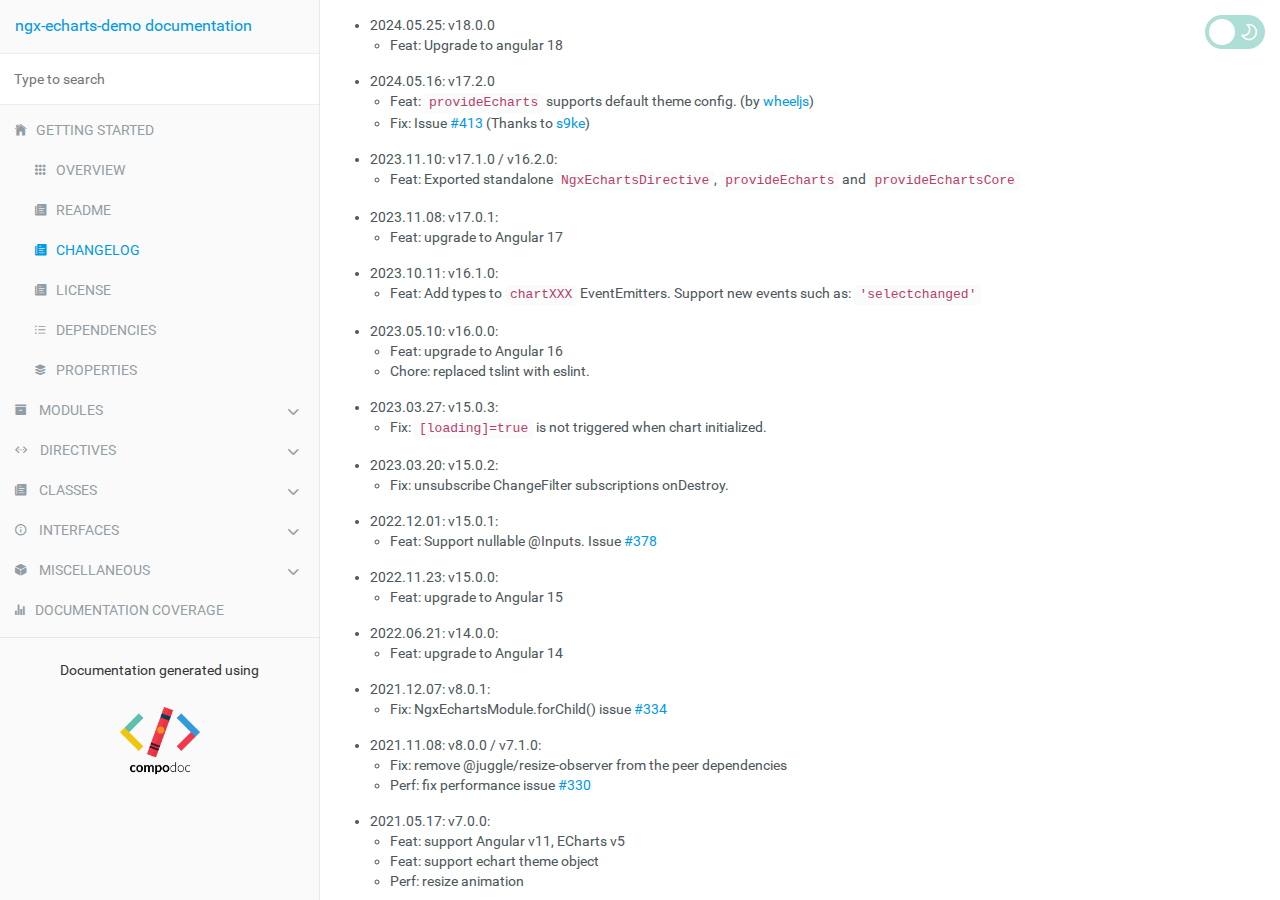
<file: api-doc/changelog.html>
<!doctype html>
<html class="no-js" lang="">
    <head>
        <meta charset="utf-8">
        <meta http-equiv="x-ua-compatible" content="ie=edge">
        <title>ngx-echarts-demo documentation</title>
        <meta name="description" content="">
        <meta name="viewport" content="width=device-width, initial-scale=1">

        <link rel="icon" type="image/x-icon" href="./images/favicon.ico">
	   <link rel="stylesheet" href="./styles/style.css">
        <link rel="stylesheet" href="./styles/dark.css">
        <link rel="stylesheet" href="./styles/stripe.css">
    </head>
    <body>

        <div class="navbar navbar-default navbar-fixed-top visible-xs">
            <a href="./" class="navbar-brand">ngx-echarts-demo documentation</a>
            <button type="button" class="btn btn-default btn-menu ion-ios-menu" id="btn-menu"></button>
        </div>

        <div class="xs-menu menu" id="mobile-menu">
                <div id="book-search-input" role="search"><input type="text" placeholder="Type to search"></div>            <compodoc-menu></compodoc-menu>
        </div>

        <div class="container-fluid main">
           <div class="row main">
               <div class="hidden-xs menu">
                   <compodoc-menu mode="normal"></compodoc-menu>
               </div>
               <!-- START CONTENT -->
               <div class="content getting-started">
                   <div class="content-data">

<ul>
<li>2024.05.25: v18.0.0<ul>
<li>Feat: Upgrade to angular 18</li>
</ul>
</li>
<li>2024.05.16: v17.2.0<ul>
<li>Feat: <code>provideEcharts</code> supports default theme config. (by <a href="https://github.com/wheeljs">wheeljs</a>)</li>
<li>Fix: Issue <a href="https://github.com/xieziyu/ngx-echarts/issues/413">#413</a> (Thanks to <a href="https://github.com/s9ke">s9ke</a>)</li>
</ul>
</li>
<li>2023.11.10: v17.1.0 / v16.2.0:<ul>
<li>Feat: Exported standalone <code>NgxEchartsDirective</code>, <code>provideEcharts</code> and <code>provideEchartsCore</code></li>
</ul>
</li>
<li>2023.11.08: v17.0.1:<ul>
<li>Feat: upgrade to Angular 17</li>
</ul>
</li>
<li>2023.10.11: v16.1.0:<ul>
<li>Feat: Add types to <code>chartXXX</code> EventEmitters. Support new events such as: <code>&#39;selectchanged&#39;</code></li>
</ul>
</li>
<li>2023.05.10: v16.0.0:<ul>
<li>Feat: upgrade to Angular 16</li>
<li>Chore: replaced tslint with eslint.</li>
</ul>
</li>
<li>2023.03.27: v15.0.3:<ul>
<li>Fix: <code>[loading]=true</code> is not triggered when chart initialized.</li>
</ul>
</li>
<li>2023.03.20: v15.0.2:<ul>
<li>Fix: unsubscribe ChangeFilter subscriptions onDestroy.</li>
</ul>
</li>
<li>2022.12.01: v15.0.1:<ul>
<li>Feat: Support nullable @Inputs. Issue <a href="https://github.com/xieziyu/ngx-echarts/issues/378">#378</a></li>
</ul>
</li>
<li>2022.11.23: v15.0.0:<ul>
<li>Feat: upgrade to Angular 15</li>
</ul>
</li>
<li>2022.06.21: v14.0.0:<ul>
<li>Feat: upgrade to Angular 14</li>
</ul>
</li>
<li>2021.12.07: v8.0.1:<ul>
<li>Fix: NgxEchartsModule.forChild() issue <a href="https://github.com/xieziyu/ngx-echarts/issues/334">#334</a></li>
</ul>
</li>
<li>2021.11.08: v8.0.0 / v7.1.0:<ul>
<li>Fix: remove @juggle/resize-observer from the peer dependencies</li>
<li>Perf: fix performance issue <a href="https://github.com/xieziyu/ngx-echarts/issues/330">#330</a></li>
</ul>
</li>
<li>2021.05.17: v7.0.0:<ul>
<li>Feat: support Angular v11, ECharts v5</li>
<li>Feat: support echart theme object</li>
<li>Perf: resize animation</li>
</ul>
</li>
<li>2021.01.10: v6.0.1:<ul>
<li><a href="https://github.com/xieziyu/ngx-echarts/pull/295">PR #295</a>: Guard dispose (by <a href="https://github.com/taipeiwu">taipeiwu</a>)</li>
</ul>
</li>
<li>2021.01.10: v6.0.0:<ul>
<li><a href="https://github.com/xieziyu/ngx-echarts/pull/285">PR #285</a>: Guard dispose (by <a href="https://github.com/gjsmith66">gjsmith66</a>)</li>
<li>update demo to use echarts v5.0</li>
<li><a href="https://github.com/xieziyu/ngx-echarts/pull/282">PR #282</a>: fix avoid &quot;ResizeObserver loop limit exceeded&quot; error (by <a href="https://github.com/parkdihoon">parkdihoon</a>)</li>
<li><a href="https://github.com/xieziyu/ngx-echarts/pull/272">PR #272</a>: Angular 10 support (by <a href="https://github.com/Ghostbird">Ghostbird</a>)</li>
</ul>
</li>
<li>2020.11.07: v5.2.1:<ul>
<li>Required <code>resize-observer-polyfill</code></li>
<li><a href="https://github.com/xieziyu/ngx-echarts/pull/271">PR #271</a>: Fix autoResize functionality (by <a href="https://github.com/ThomasBower">ThomasBower</a>)</li>
<li>Exposed methods: <code>refreshChart()</code> and <code>resize()</code></li>
</ul>
</li>
<li>2020.07.24: v5.1.0:<ul>
<li><a href="https://github.com/xieziyu/ngx-echarts/pull/240">PR #240</a>: Added output &#39;optionsError&#39; (by <a href="https://github.com/trajnisz">trajnisz</a>)</li>
<li><a href="https://github.com/xieziyu/ngx-echarts/pull/242">PR #242</a>: Add output for brushEnd event (by <a href="https://github.com/Uular">Uular</a>)</li>
<li><a href="https://github.com/xieziyu/ngx-echarts/pull/246">PR #246</a>: Allow loading echarts library lazily via native import (by <a href="https://github.com/smnbbrv">smnbbrv</a>)</li>
</ul>
</li>
<li>2020.05.19: v5.0.0<ul>
<li><strong>BREAKING CHANGES</strong>:<ul>
<li><code>NgxEchartsModule</code> provides <code>.forRoot()</code> method to inject <code>echarts</code> core.</li>
<li>Due to <code>.forRoot</code> method, we can do custom build without <code>NgxEchartsCoreModule</code>. Just import the <code>echarts</code> core from <code>echarts/src/echarts</code>, and other necessary charts.</li>
<li><code>NgxEchartsCoreModule</code> is removed.</li>
<li><code>[detectEventChanges]</code> is removed.</li>
</ul>
</li>
</ul>
</li>
</ul>





















                   </div><div class="search-results">
    <div class="has-results">
        <h1 class="search-results-title"><span class='search-results-count'></span> results matching "<span class='search-query'></span>"</h1>
        <ul class="search-results-list"></ul>
    </div>
    <div class="no-results">
        <h1 class="search-results-title">No results matching "<span class='search-query'></span>"</h1>
    </div>
</div>
</div>
               <!-- END CONTENT -->
           </div>
       </div>

          <label class="dark-mode-switch">
               <input type="checkbox">
               <span class="slider">
                    <svg class="slider-icon" viewBox="0 0 24 24" fill="none" height="20" stroke="#000" stroke-linecap="round" stroke-linejoin="round" stroke-width="2" width="20" xmlns="http://www.w3.org/2000/svg">
                    <path d="M21 12.79A9 9 0 1111.21 3 7 7 0 0021 12.79z"></path>
                    </svg>
               </span>
          </label>

       <script>
            var COMPODOC_CURRENT_PAGE_DEPTH = 0;
            var COMPODOC_CURRENT_PAGE_CONTEXT = 'getting-started';
            var COMPODOC_CURRENT_PAGE_URL = 'changelog.html';
            var MAX_SEARCH_RESULTS = 15;
       </script>

       <script src="./js/libs/custom-elements.min.js"></script>
       <script src="./js/libs/lit-html.js"></script>

       <script src="./js/menu-wc.js" defer></script>
       <script nomodule src="./js/menu-wc_es5.js" defer></script>

       <script src="./js/libs/bootstrap-native.js"></script>

       <script src="./js/libs/es6-shim.min.js"></script>
       <script src="./js/libs/EventDispatcher.js"></script>
       <script src="./js/libs/promise.min.js"></script>
       <script src="./js/libs/zepto.min.js"></script>

       <script src="./js/compodoc.js"></script>

       <script src="./js/tabs.js"></script>
       <script src="./js/menu.js"></script>
       <script src="./js/libs/clipboard.min.js"></script>
       <script src="./js/libs/prism.js"></script>
       <script src="./js/sourceCode.js"></script>
          <script src="./js/search/search.js"></script>
          <script src="./js/search/lunr.min.js"></script>
          <script src="./js/search/search-lunr.js"></script>
          <script src="./js/search/search_index.js"></script>
       <script src="./js/lazy-load-graphs.js"></script>


    </body>
</html>
</file>
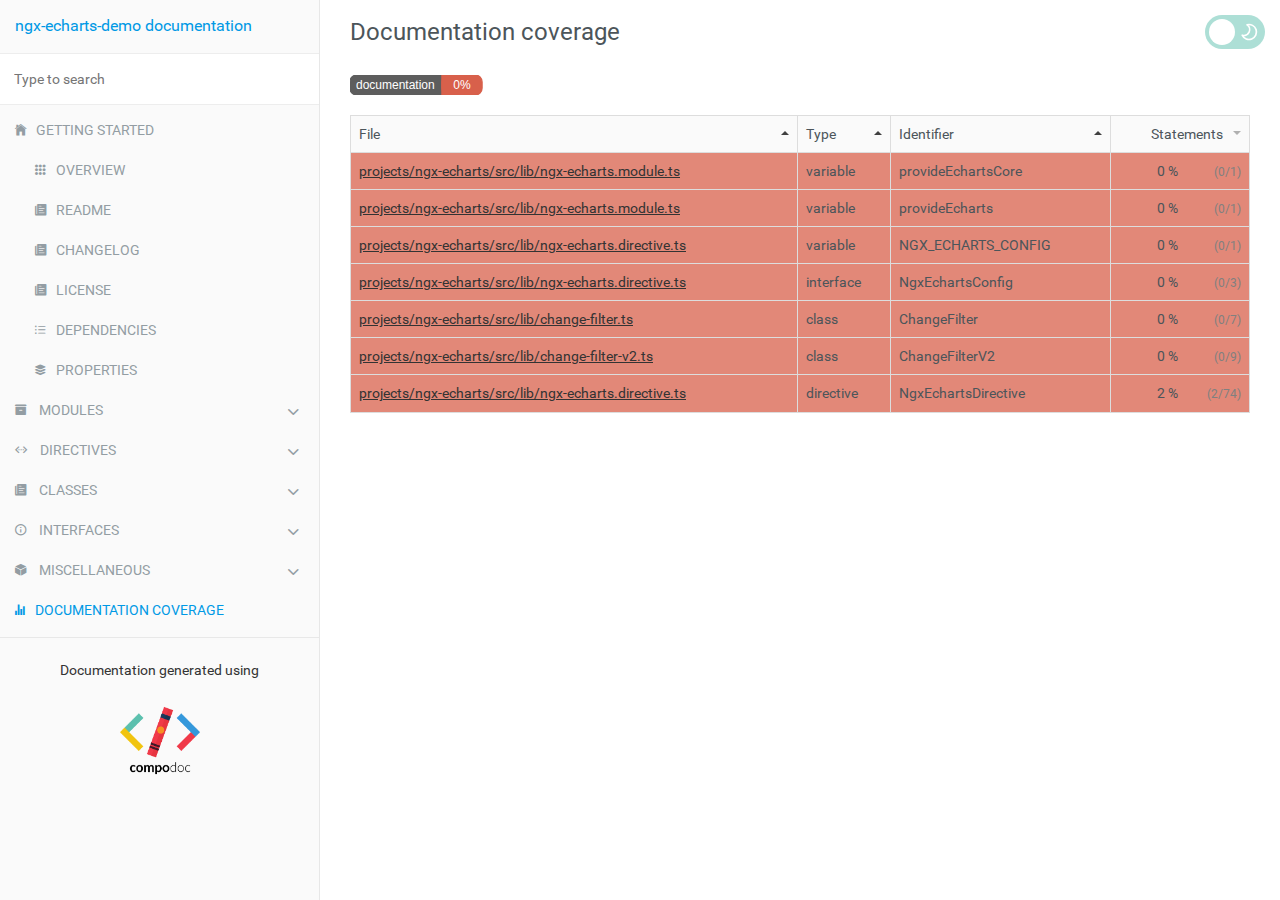
<file: api-doc/coverage.html>
<!doctype html>
<html class="no-js" lang="">
    <head>
        <meta charset="utf-8">
        <meta http-equiv="x-ua-compatible" content="ie=edge">
        <title>ngx-echarts-demo documentation</title>
        <meta name="description" content="">
        <meta name="viewport" content="width=device-width, initial-scale=1">

        <link rel="icon" type="image/x-icon" href="./images/favicon.ico">
	   <link rel="stylesheet" href="./styles/style.css">
        <link rel="stylesheet" href="./styles/dark.css">
        <link rel="stylesheet" href="./styles/stripe.css">
    </head>
    <body>

        <div class="navbar navbar-default navbar-fixed-top visible-xs">
            <a href="./" class="navbar-brand">ngx-echarts-demo documentation</a>
            <button type="button" class="btn btn-default btn-menu ion-ios-menu" id="btn-menu"></button>
        </div>

        <div class="xs-menu menu" id="mobile-menu">
                <div id="book-search-input" role="search"><input type="text" placeholder="Type to search"></div>            <compodoc-menu></compodoc-menu>
        </div>

        <div class="container-fluid main">
           <div class="row main">
               <div class="hidden-xs menu">
                   <compodoc-menu mode="normal"></compodoc-menu>
               </div>
               <!-- START CONTENT -->
               <div class="content coverage">
                   <div class="content-data">



















<ol class="breadcrumb">
    <li>Documentation coverage</li>
</ol>

<div>
    <img src="./images/coverage-badge-documentation.svg">
</div>

<table class="table table-bordered coverage" id="coverage-table">
    <thead class="coverage-header">
        <tr>
            <th>File</th>
            <th>Type</th>
            <th>Identifier</th>
            <th style="text-align:right" class="statements" data-sort-default>Statements</th>
        </tr>
    </thead>
    <tbody>
        <tr class="low">
            <td>
                <!-- miscellaneous -->
                <a href="./classes/ChangeFilterV2.html">projects/ngx-echarts/src/lib/change-filter-v2.ts</a>
            </td>
            <td>class</td>
            <td>ChangeFilterV2</td>
            <td align="right" data-sort="0">
                <span class="coverage-percent">0 %</span>
                <span class="coverage-count">(0/9)</span>
            </td>
        </tr>
        <tr class="low">
            <td>
                <!-- miscellaneous -->
                <a href="./classes/ChangeFilter.html">projects/ngx-echarts/src/lib/change-filter.ts</a>
            </td>
            <td>class</td>
            <td>ChangeFilter</td>
            <td align="right" data-sort="0">
                <span class="coverage-percent">0 %</span>
                <span class="coverage-count">(0/7)</span>
            </td>
        </tr>
        <tr class="low">
            <td>
                <!-- miscellaneous -->
                <a href="./directives/NgxEchartsDirective.html">projects/ngx-echarts/src/lib/ngx-echarts.directive.ts</a>
            </td>
            <td>directive</td>
            <td>NgxEchartsDirective</td>
            <td align="right" data-sort="2">
                <span class="coverage-percent">2 %</span>
                <span class="coverage-count">(2/74)</span>
            </td>
        </tr>
        <tr class="low">
            <td>
                <!-- miscellaneous -->
                <a href="./interfaces/NgxEchartsConfig.html">projects/ngx-echarts/src/lib/ngx-echarts.directive.ts</a>
            </td>
            <td>interface</td>
            <td>NgxEchartsConfig</td>
            <td align="right" data-sort="0">
                <span class="coverage-percent">0 %</span>
                <span class="coverage-count">(0/3)</span>
            </td>
        </tr>
        <tr class="low">
            <td>
                <!-- miscellaneous -->
                <a href="./miscellaneous/variables.html#NGX_ECHARTS_CONFIG">projects/ngx-echarts/src/lib/ngx-echarts.directive.ts</a>
            </td>
            <td>variable</td>
            <td>NGX_ECHARTS_CONFIG</td>
            <td align="right" data-sort="0">
                <span class="coverage-percent">0 %</span>
                <span class="coverage-count">(0/1)</span>
            </td>
        </tr>
        <tr class="low">
            <td>
                <!-- miscellaneous -->
                <a href="./miscellaneous/variables.html#provideEcharts">projects/ngx-echarts/src/lib/ngx-echarts.module.ts</a>
            </td>
            <td>variable</td>
            <td>provideEcharts</td>
            <td align="right" data-sort="0">
                <span class="coverage-percent">0 %</span>
                <span class="coverage-count">(0/1)</span>
            </td>
        </tr>
        <tr class="low">
            <td>
                <!-- miscellaneous -->
                <a href="./miscellaneous/variables.html#provideEchartsCore">projects/ngx-echarts/src/lib/ngx-echarts.module.ts</a>
            </td>
            <td>variable</td>
            <td>provideEchartsCore</td>
            <td align="right" data-sort="0">
                <span class="coverage-percent">0 %</span>
                <span class="coverage-count">(0/1)</span>
            </td>
        </tr>
    </tbody>
</table>

<script src="js/libs/tablesort.min.js"></script>
<script src="js/libs/tablesort.number.min.js"></script>
<script>
    new Tablesort(document.getElementById('coverage-table'));
</script>

                   </div><div class="search-results">
    <div class="has-results">
        <h1 class="search-results-title"><span class='search-results-count'></span> results matching "<span class='search-query'></span>"</h1>
        <ul class="search-results-list"></ul>
    </div>
    <div class="no-results">
        <h1 class="search-results-title">No results matching "<span class='search-query'></span>"</h1>
    </div>
</div>
</div>
               <!-- END CONTENT -->
           </div>
       </div>

          <label class="dark-mode-switch">
               <input type="checkbox">
               <span class="slider">
                    <svg class="slider-icon" viewBox="0 0 24 24" fill="none" height="20" stroke="#000" stroke-linecap="round" stroke-linejoin="round" stroke-width="2" width="20" xmlns="http://www.w3.org/2000/svg">
                    <path d="M21 12.79A9 9 0 1111.21 3 7 7 0 0021 12.79z"></path>
                    </svg>
               </span>
          </label>

       <script>
            var COMPODOC_CURRENT_PAGE_DEPTH = 0;
            var COMPODOC_CURRENT_PAGE_CONTEXT = 'coverage';
            var COMPODOC_CURRENT_PAGE_URL = 'coverage.html';
            var MAX_SEARCH_RESULTS = 15;
       </script>

       <script src="./js/libs/custom-elements.min.js"></script>
       <script src="./js/libs/lit-html.js"></script>

       <script src="./js/menu-wc.js" defer></script>
       <script nomodule src="./js/menu-wc_es5.js" defer></script>

       <script src="./js/libs/bootstrap-native.js"></script>

       <script src="./js/libs/es6-shim.min.js"></script>
       <script src="./js/libs/EventDispatcher.js"></script>
       <script src="./js/libs/promise.min.js"></script>
       <script src="./js/libs/zepto.min.js"></script>

       <script src="./js/compodoc.js"></script>

       <script src="./js/tabs.js"></script>
       <script src="./js/menu.js"></script>
       <script src="./js/libs/clipboard.min.js"></script>
       <script src="./js/libs/prism.js"></script>
       <script src="./js/sourceCode.js"></script>
          <script src="./js/search/search.js"></script>
          <script src="./js/search/lunr.min.js"></script>
          <script src="./js/search/search-lunr.js"></script>
          <script src="./js/search/search_index.js"></script>
       <script src="./js/lazy-load-graphs.js"></script>


    </body>
</html>
</file>
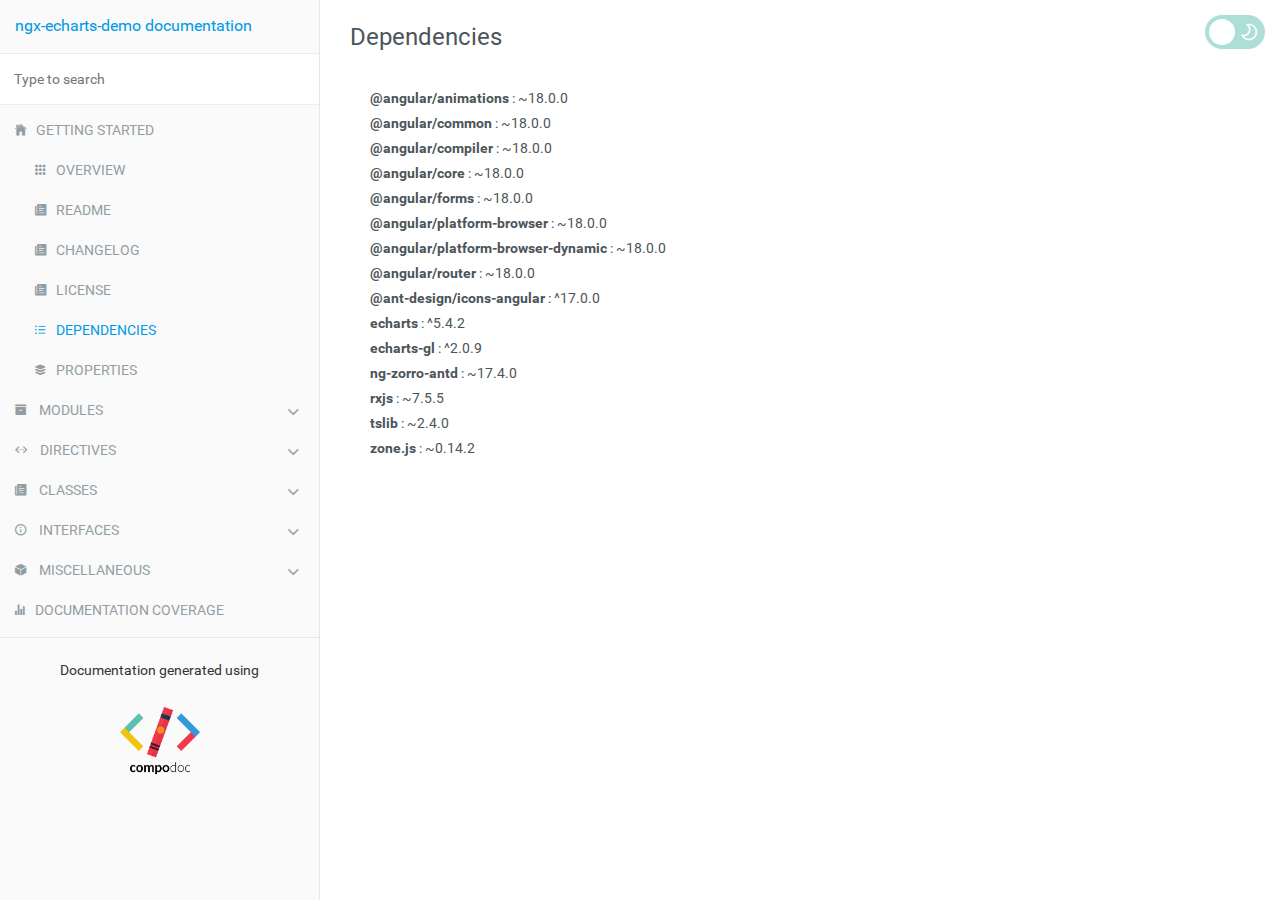
<file: api-doc/dependencies.html>
<!doctype html>
<html class="no-js" lang="">
    <head>
        <meta charset="utf-8">
        <meta http-equiv="x-ua-compatible" content="ie=edge">
        <title>ngx-echarts-demo documentation</title>
        <meta name="description" content="">
        <meta name="viewport" content="width=device-width, initial-scale=1">

        <link rel="icon" type="image/x-icon" href="./images/favicon.ico">
	   <link rel="stylesheet" href="./styles/style.css">
        <link rel="stylesheet" href="./styles/dark.css">
        <link rel="stylesheet" href="./styles/stripe.css">
    </head>
    <body>

        <div class="navbar navbar-default navbar-fixed-top visible-xs">
            <a href="./" class="navbar-brand">ngx-echarts-demo documentation</a>
            <button type="button" class="btn btn-default btn-menu ion-ios-menu" id="btn-menu"></button>
        </div>

        <div class="xs-menu menu" id="mobile-menu">
                <div id="book-search-input" role="search"><input type="text" placeholder="Type to search"></div>            <compodoc-menu></compodoc-menu>
        </div>

        <div class="container-fluid main">
           <div class="row main">
               <div class="hidden-xs menu">
                   <compodoc-menu mode="normal"></compodoc-menu>
               </div>
               <!-- START CONTENT -->
               <div class="content package-dependencies">
                   <div class="content-data">















    <ol class="breadcrumb">
        <li>Dependencies</li>
    </ol>
    <ul class="dependencies-list">
        <li>
            <b>@angular/animations</b> : ~18.0.0</li>
        <li>
            <b>@angular/common</b> : ~18.0.0</li>
        <li>
            <b>@angular/compiler</b> : ~18.0.0</li>
        <li>
            <b>@angular/core</b> : ~18.0.0</li>
        <li>
            <b>@angular/forms</b> : ~18.0.0</li>
        <li>
            <b>@angular/platform-browser</b> : ~18.0.0</li>
        <li>
            <b>@angular/platform-browser-dynamic</b> : ~18.0.0</li>
        <li>
            <b>@angular/router</b> : ~18.0.0</li>
        <li>
            <b>@ant-design/icons-angular</b> : ^17.0.0</li>
        <li>
            <b>echarts</b> : ^5.4.2</li>
        <li>
            <b>echarts-gl</b> : ^2.0.9</li>
        <li>
            <b>ng-zorro-antd</b> : ~17.4.0</li>
        <li>
            <b>rxjs</b> : ~7.5.5</li>
        <li>
            <b>tslib</b> : ~2.4.0</li>
        <li>
            <b>zone.js</b> : ~0.14.2</li>
    </ul>







                   </div><div class="search-results">
    <div class="has-results">
        <h1 class="search-results-title"><span class='search-results-count'></span> results matching "<span class='search-query'></span>"</h1>
        <ul class="search-results-list"></ul>
    </div>
    <div class="no-results">
        <h1 class="search-results-title">No results matching "<span class='search-query'></span>"</h1>
    </div>
</div>
</div>
               <!-- END CONTENT -->
           </div>
       </div>

          <label class="dark-mode-switch">
               <input type="checkbox">
               <span class="slider">
                    <svg class="slider-icon" viewBox="0 0 24 24" fill="none" height="20" stroke="#000" stroke-linecap="round" stroke-linejoin="round" stroke-width="2" width="20" xmlns="http://www.w3.org/2000/svg">
                    <path d="M21 12.79A9 9 0 1111.21 3 7 7 0 0021 12.79z"></path>
                    </svg>
               </span>
          </label>

       <script>
            var COMPODOC_CURRENT_PAGE_DEPTH = 0;
            var COMPODOC_CURRENT_PAGE_CONTEXT = 'package-dependencies';
            var COMPODOC_CURRENT_PAGE_URL = 'dependencies.html';
            var MAX_SEARCH_RESULTS = 15;
       </script>

       <script src="./js/libs/custom-elements.min.js"></script>
       <script src="./js/libs/lit-html.js"></script>

       <script src="./js/menu-wc.js" defer></script>
       <script nomodule src="./js/menu-wc_es5.js" defer></script>

       <script src="./js/libs/bootstrap-native.js"></script>

       <script src="./js/libs/es6-shim.min.js"></script>
       <script src="./js/libs/EventDispatcher.js"></script>
       <script src="./js/libs/promise.min.js"></script>
       <script src="./js/libs/zepto.min.js"></script>

       <script src="./js/compodoc.js"></script>

       <script src="./js/tabs.js"></script>
       <script src="./js/menu.js"></script>
       <script src="./js/libs/clipboard.min.js"></script>
       <script src="./js/libs/prism.js"></script>
       <script src="./js/sourceCode.js"></script>
          <script src="./js/search/search.js"></script>
          <script src="./js/search/lunr.min.js"></script>
          <script src="./js/search/search-lunr.js"></script>
          <script src="./js/search/search_index.js"></script>
       <script src="./js/lazy-load-graphs.js"></script>


    </body>
</html>
</file>
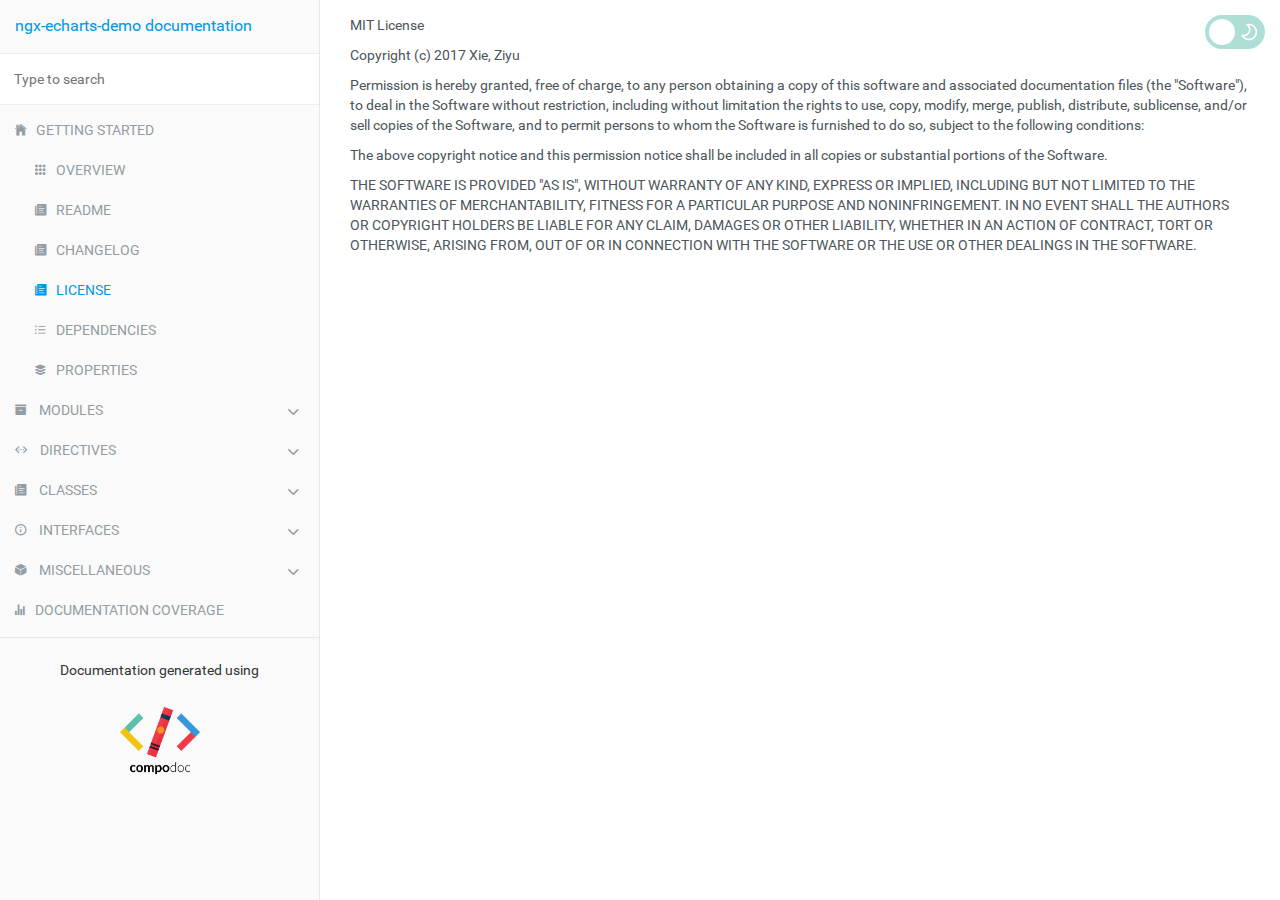
<file: api-doc/license.html>
<!doctype html>
<html class="no-js" lang="">
    <head>
        <meta charset="utf-8">
        <meta http-equiv="x-ua-compatible" content="ie=edge">
        <title>ngx-echarts-demo documentation</title>
        <meta name="description" content="">
        <meta name="viewport" content="width=device-width, initial-scale=1">

        <link rel="icon" type="image/x-icon" href="./images/favicon.ico">
	   <link rel="stylesheet" href="./styles/style.css">
        <link rel="stylesheet" href="./styles/dark.css">
        <link rel="stylesheet" href="./styles/stripe.css">
    </head>
    <body>

        <div class="navbar navbar-default navbar-fixed-top visible-xs">
            <a href="./" class="navbar-brand">ngx-echarts-demo documentation</a>
            <button type="button" class="btn btn-default btn-menu ion-ios-menu" id="btn-menu"></button>
        </div>

        <div class="xs-menu menu" id="mobile-menu">
                <div id="book-search-input" role="search"><input type="text" placeholder="Type to search"></div>            <compodoc-menu></compodoc-menu>
        </div>

        <div class="container-fluid main">
           <div class="row main">
               <div class="hidden-xs menu">
                   <compodoc-menu mode="normal"></compodoc-menu>
               </div>
               <!-- START CONTENT -->
               <div class="content getting-started">
                   <div class="content-data">

<p>MIT License</p>
<p>Copyright (c) 2017 Xie, Ziyu</p>
<p>Permission is hereby granted, free of charge, to any person obtaining a copy
of this software and associated documentation files (the &quot;Software&quot;), to deal
in the Software without restriction, including without limitation the rights
to use, copy, modify, merge, publish, distribute, sublicense, and/or sell
copies of the Software, and to permit persons to whom the Software is
furnished to do so, subject to the following conditions:</p>
<p>The above copyright notice and this permission notice shall be included in all
copies or substantial portions of the Software.</p>
<p>THE SOFTWARE IS PROVIDED &quot;AS IS&quot;, WITHOUT WARRANTY OF ANY KIND, EXPRESS OR
IMPLIED, INCLUDING BUT NOT LIMITED TO THE WARRANTIES OF MERCHANTABILITY,
FITNESS FOR A PARTICULAR PURPOSE AND NONINFRINGEMENT. IN NO EVENT SHALL THE
AUTHORS OR COPYRIGHT HOLDERS BE LIABLE FOR ANY CLAIM, DAMAGES OR OTHER
LIABILITY, WHETHER IN AN ACTION OF CONTRACT, TORT OR OTHERWISE, ARISING FROM,
OUT OF OR IN CONNECTION WITH THE SOFTWARE OR THE USE OR OTHER DEALINGS IN THE
SOFTWARE.</p>





















                   </div><div class="search-results">
    <div class="has-results">
        <h1 class="search-results-title"><span class='search-results-count'></span> results matching "<span class='search-query'></span>"</h1>
        <ul class="search-results-list"></ul>
    </div>
    <div class="no-results">
        <h1 class="search-results-title">No results matching "<span class='search-query'></span>"</h1>
    </div>
</div>
</div>
               <!-- END CONTENT -->
           </div>
       </div>

          <label class="dark-mode-switch">
               <input type="checkbox">
               <span class="slider">
                    <svg class="slider-icon" viewBox="0 0 24 24" fill="none" height="20" stroke="#000" stroke-linecap="round" stroke-linejoin="round" stroke-width="2" width="20" xmlns="http://www.w3.org/2000/svg">
                    <path d="M21 12.79A9 9 0 1111.21 3 7 7 0 0021 12.79z"></path>
                    </svg>
               </span>
          </label>

       <script>
            var COMPODOC_CURRENT_PAGE_DEPTH = 0;
            var COMPODOC_CURRENT_PAGE_CONTEXT = 'getting-started';
            var COMPODOC_CURRENT_PAGE_URL = 'license.html';
            var MAX_SEARCH_RESULTS = 15;
       </script>

       <script src="./js/libs/custom-elements.min.js"></script>
       <script src="./js/libs/lit-html.js"></script>

       <script src="./js/menu-wc.js" defer></script>
       <script nomodule src="./js/menu-wc_es5.js" defer></script>

       <script src="./js/libs/bootstrap-native.js"></script>

       <script src="./js/libs/es6-shim.min.js"></script>
       <script src="./js/libs/EventDispatcher.js"></script>
       <script src="./js/libs/promise.min.js"></script>
       <script src="./js/libs/zepto.min.js"></script>

       <script src="./js/compodoc.js"></script>

       <script src="./js/tabs.js"></script>
       <script src="./js/menu.js"></script>
       <script src="./js/libs/clipboard.min.js"></script>
       <script src="./js/libs/prism.js"></script>
       <script src="./js/sourceCode.js"></script>
          <script src="./js/search/search.js"></script>
          <script src="./js/search/lunr.min.js"></script>
          <script src="./js/search/search-lunr.js"></script>
          <script src="./js/search/search_index.js"></script>
       <script src="./js/lazy-load-graphs.js"></script>


    </body>
</html>
</file>
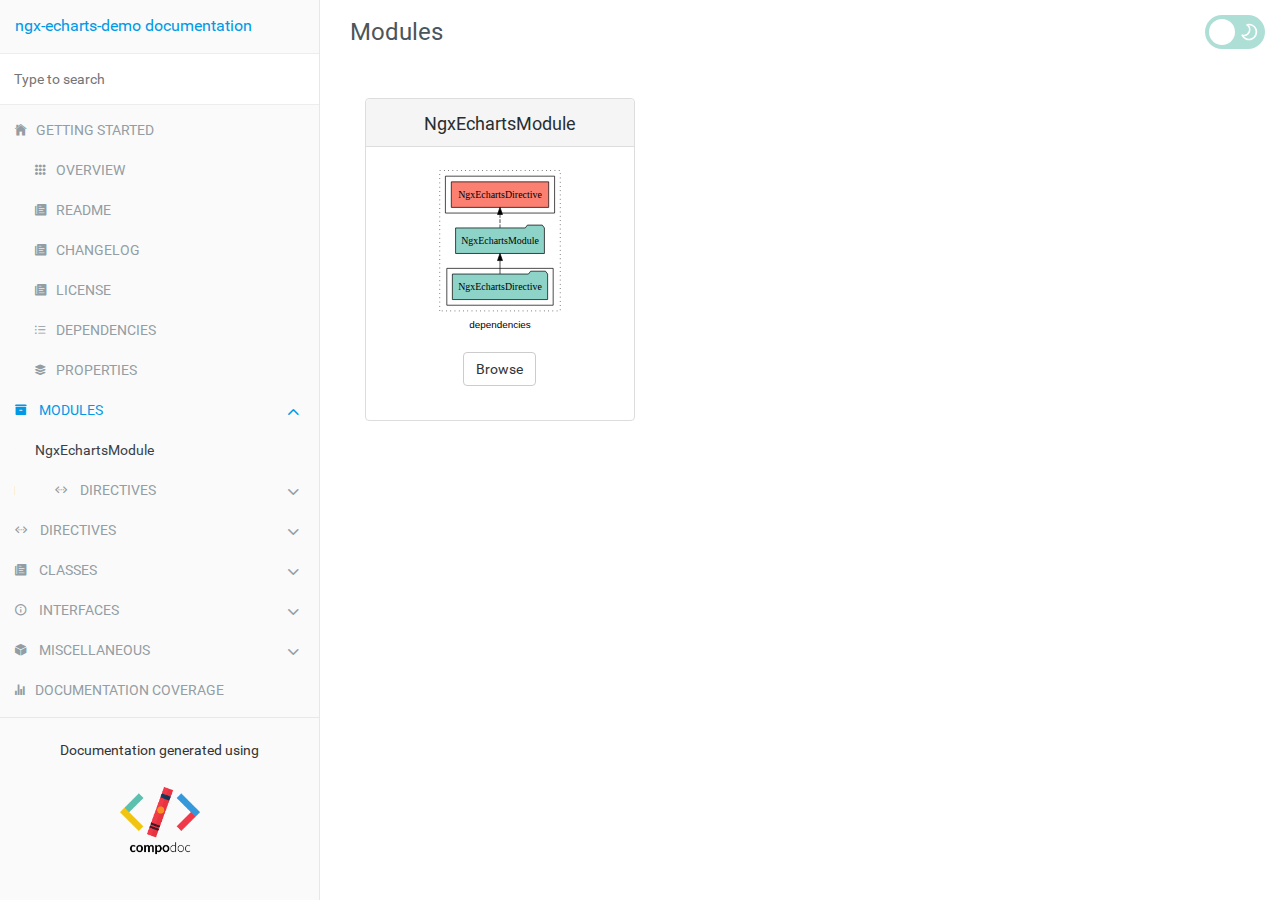
<file: api-doc/modules.html>
<!doctype html>
<html class="no-js" lang="">
    <head>
        <meta charset="utf-8">
        <meta http-equiv="x-ua-compatible" content="ie=edge">
        <title>ngx-echarts-demo documentation</title>
        <meta name="description" content="">
        <meta name="viewport" content="width=device-width, initial-scale=1">

        <link rel="icon" type="image/x-icon" href="./images/favicon.ico">
	   <link rel="stylesheet" href="./styles/style.css">
        <link rel="stylesheet" href="./styles/dark.css">
        <link rel="stylesheet" href="./styles/stripe.css">
    </head>
    <body>

        <div class="navbar navbar-default navbar-fixed-top visible-xs">
            <a href="./" class="navbar-brand">ngx-echarts-demo documentation</a>
            <button type="button" class="btn btn-default btn-menu ion-ios-menu" id="btn-menu"></button>
        </div>

        <div class="xs-menu menu" id="mobile-menu">
                <div id="book-search-input" role="search"><input type="text" placeholder="Type to search"></div>            <compodoc-menu></compodoc-menu>
        </div>

        <div class="container-fluid main">
           <div class="row main">
               <div class="hidden-xs menu">
                   <compodoc-menu mode="normal"></compodoc-menu>
               </div>
               <!-- START CONTENT -->
               <div class="content modules">
                   <div class="content-data">



<ol class="breadcrumb">
    <li>Modules</li>
</ol>
<div class="container-fluid modules">
    <div class="row">
            <div class="col-md-6 col-lg-4">
                <div class="card card-module">
                    <div class="card-header">
                        <h4 class="card-title">NgxEchartsModule</h4>
                    </div>
                    <div class="card-block">
                                <p>
                                    <object id="demo-svg" type="image/svg+xml" lazy="./modules/NgxEchartsModule/dependencies.svg" style="width: 100%; height: 175px;">
                                        Your browser does not support SVG
                                    </object>
                                </p>
                        <footer class="text-center">
                            <a href="./modules/NgxEchartsModule.html" class="btn btn-default">Browse</a>
                        </footer>
                    </div>
                </div>
            </div>
    </div>
</div>


















                   </div><div class="search-results">
    <div class="has-results">
        <h1 class="search-results-title"><span class='search-results-count'></span> results matching "<span class='search-query'></span>"</h1>
        <ul class="search-results-list"></ul>
    </div>
    <div class="no-results">
        <h1 class="search-results-title">No results matching "<span class='search-query'></span>"</h1>
    </div>
</div>
</div>
               <!-- END CONTENT -->
           </div>
       </div>

          <label class="dark-mode-switch">
               <input type="checkbox">
               <span class="slider">
                    <svg class="slider-icon" viewBox="0 0 24 24" fill="none" height="20" stroke="#000" stroke-linecap="round" stroke-linejoin="round" stroke-width="2" width="20" xmlns="http://www.w3.org/2000/svg">
                    <path d="M21 12.79A9 9 0 1111.21 3 7 7 0 0021 12.79z"></path>
                    </svg>
               </span>
          </label>

       <script>
            var COMPODOC_CURRENT_PAGE_DEPTH = 0;
            var COMPODOC_CURRENT_PAGE_CONTEXT = 'modules';
            var COMPODOC_CURRENT_PAGE_URL = 'modules.html';
            var MAX_SEARCH_RESULTS = 15;
       </script>

       <script src="./js/libs/custom-elements.min.js"></script>
       <script src="./js/libs/lit-html.js"></script>

       <script src="./js/menu-wc.js" defer></script>
       <script nomodule src="./js/menu-wc_es5.js" defer></script>

       <script src="./js/libs/bootstrap-native.js"></script>

       <script src="./js/libs/es6-shim.min.js"></script>
       <script src="./js/libs/EventDispatcher.js"></script>
       <script src="./js/libs/promise.min.js"></script>
       <script src="./js/libs/zepto.min.js"></script>

       <script src="./js/compodoc.js"></script>

       <script src="./js/tabs.js"></script>
       <script src="./js/menu.js"></script>
       <script src="./js/libs/clipboard.min.js"></script>
       <script src="./js/libs/prism.js"></script>
       <script src="./js/sourceCode.js"></script>
          <script src="./js/search/search.js"></script>
          <script src="./js/search/lunr.min.js"></script>
          <script src="./js/search/search-lunr.js"></script>
          <script src="./js/search/search_index.js"></script>
       <script src="./js/lazy-load-graphs.js"></script>


    </body>
</html>
</file>
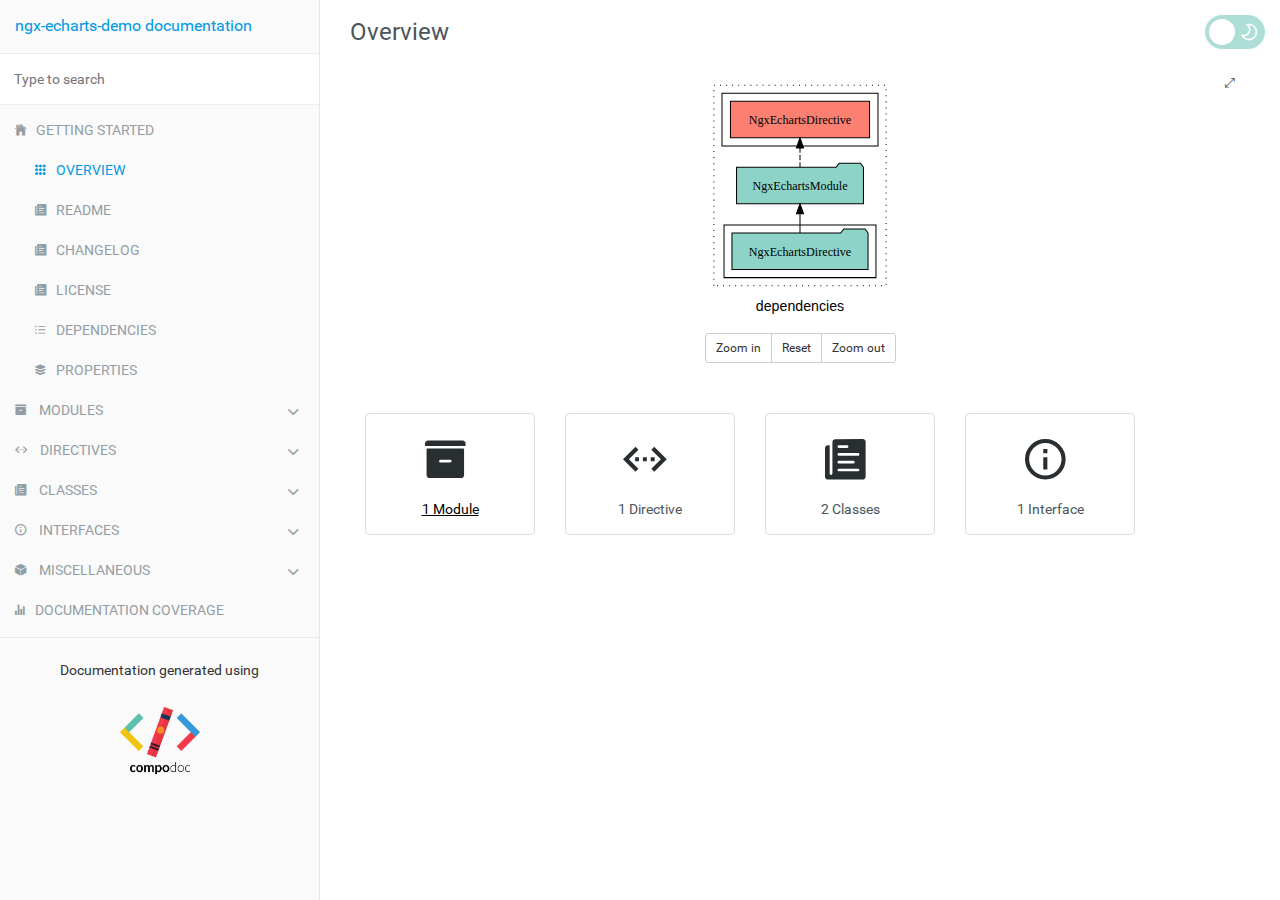
<file: api-doc/overview.html>
<!doctype html>
<html class="no-js" lang="">
    <head>
        <meta charset="utf-8">
        <meta http-equiv="x-ua-compatible" content="ie=edge">
        <title>ngx-echarts-demo documentation</title>
        <meta name="description" content="">
        <meta name="viewport" content="width=device-width, initial-scale=1">

        <link rel="icon" type="image/x-icon" href="./images/favicon.ico">
	   <link rel="stylesheet" href="./styles/style.css">
        <link rel="stylesheet" href="./styles/dark.css">
        <link rel="stylesheet" href="./styles/stripe.css">
    </head>
    <body>

        <div class="navbar navbar-default navbar-fixed-top visible-xs">
            <a href="./" class="navbar-brand">ngx-echarts-demo documentation</a>
            <button type="button" class="btn btn-default btn-menu ion-ios-menu" id="btn-menu"></button>
        </div>

        <div class="xs-menu menu" id="mobile-menu">
                <div id="book-search-input" role="search"><input type="text" placeholder="Type to search"></div>            <compodoc-menu></compodoc-menu>
        </div>

        <div class="container-fluid main">
           <div class="row main">
               <div class="hidden-xs menu">
                   <compodoc-menu mode="normal"></compodoc-menu>
               </div>
               <!-- START CONTENT -->
               <div class="content overview">
                   <div class="content-data">


<ol class="breadcrumb">
    <li>Overview</li>
</ol>
  
<div class="text-center module-graph-container">
    <div id="module-graph-svg">
        <?xml version="1.0" encoding="UTF-8" standalone="no"?>
<!DOCTYPE svg PUBLIC "-//W3C//DTD SVG 1.1//EN"
 "http://www.w3.org/Graphics/SVG/1.1/DTD/svg11.dtd">
<!-- Generated by graphviz version 5.0.0 (20220707.1540)
 -->
<!-- Title: dependencies Pages: 1 -->
<svg width="194pt" height="247pt"
 viewBox="0.00 0.00 194.00 246.80" xmlns="http://www.w3.org/2000/svg" xmlns:xlink="http://www.w3.org/1999/xlink">
<g id="graph0" class="graph" transform="scale(1 1) rotate(0) translate(4 242.8)">
<title>dependencies</title>
<polygon fill="white" stroke="transparent" points="-4,4 -4,-242.8 190,-242.8 190,4 -4,4"/>
<text text-anchor="middle" x="93" y="-8.2" font-family="sans-serif" font-size="14.00">dependencies</text>
<g id="clust1" class="cluster">
<title>cluster_NgxEchartsModule</title>
<polygon fill="none" stroke="black" stroke-dasharray="1,5" points="8,-32.8 8,-230.8 178,-230.8 178,-32.8 8,-32.8"/>
</g>
<g id="clust3" class="cluster">
<title>cluster_NgxEchartsModule_imports</title>
<polygon fill="none" stroke="black" points="18,-40.8 18,-92.8 168,-92.8 168,-40.8 18,-40.8"/>
</g>
<g id="clust4" class="cluster">
<title>cluster_NgxEchartsModule_exports</title>
<polygon fill="none" stroke="black" points="16,-170.8 16,-222.8 170,-222.8 170,-170.8 16,-170.8"/>
</g>
<!-- NgxEchartsDirective -->
<g id="node1" class="node">
<title>NgxEchartsDirective</title>
<polygon fill="#8dd3c7" stroke="black" points="160.17,-84.8 157.17,-88.8 136.17,-88.8 133.17,-84.8 25.83,-84.8 25.83,-48.8 160.17,-48.8 160.17,-84.8"/>
<text text-anchor="middle" x="93" y="-62.6" font-family="Times,serif" font-size="14.00">NgxEchartsDirective</text>
</g>
<!-- NgxEchartsModule -->
<g id="node2" class="node">
<title>NgxEchartsModule</title>
<polygon fill="#8dd3c7" stroke="black" points="155.64,-149.8 152.64,-153.8 131.64,-153.8 128.64,-149.8 30.36,-149.8 30.36,-113.8 155.64,-113.8 155.64,-149.8"/>
<text text-anchor="middle" x="93" y="-127.6" font-family="Times,serif" font-size="14.00">NgxEchartsModule</text>
</g>
<!-- NgxEchartsDirective&#45;&gt;NgxEchartsModule -->
<g id="edge1" class="edge">
<title>NgxEchartsDirective&#45;&gt;NgxEchartsModule</title>
<path fill="none" stroke="black" d="M93,-84.91C93,-84.91 93,-103.79 93,-103.79"/>
<polygon fill="black" stroke="black" points="89.5,-103.79 93,-113.79 96.5,-103.79 89.5,-103.79"/>
</g>
<!-- NgxEchartsDirective  -->
<g id="node3" class="node">
<title>NgxEchartsDirective </title>
<polygon fill="#fb8072" stroke="black" points="161.67,-214.8 24.33,-214.8 24.33,-178.8 161.67,-178.8 161.67,-214.8"/>
<text text-anchor="middle" x="93" y="-192.6" font-family="Times,serif" font-size="14.00">NgxEchartsDirective </text>
</g>
<!-- NgxEchartsModule&#45;&gt;NgxEchartsDirective  -->
<g id="edge2" class="edge">
<title>NgxEchartsModule&#45;&gt;NgxEchartsDirective </title>
<path fill="none" stroke="black" stroke-dasharray="5,2" d="M93,-149.91C93,-149.91 93,-168.79 93,-168.79"/>
<polygon fill="black" stroke="black" points="89.5,-168.79 93,-178.79 96.5,-168.79 89.5,-168.79"/>
</g>
</g>
</svg>

    </div>
    <i id="fullscreen" class="icon ion-ios-resize module-graph-fullscreen-btn" aria-hidden="true"></i>
    <div class="btn-group size-buttons">
        <button id="zoom-in" class="btn btn-default btn-sm">Zoom in</button>
        <button id="reset" class="btn btn-default btn-sm">Reset</button>
        <button id="zoom-out" class="btn btn-default btn-sm">Zoom out</button>
    </div>
</div>
  
<div class="tab-content overview">
    <div class="row">
        <div class="col-sm-3">
            <div class="card text-center">
                <div class="card-block">
                    <h4 class="card-title"><span class="icon ion-ios-archive"></span></h4>
                    <p class="card-text">
                        <a href="./modules.html">1 Module</a>
                    </p>
                </div>
            </div>
        </div>
        <div class="col-sm-3">
            <div class="card text-center">
                <div class="card-block">
                    <h4 class="card-title"><span class="icon ion-md-code-working"></span></h4>
                    <p class="card-text">1 Directive</p>
                </div>
            </div>
        </div>
        <div class="col-sm-3">
            <div class="card text-center">
                <div class="card-block">
                    <h4 class="card-title"><span class="icon ion-ios-paper"></span></h4>
                    <p class="card-text">2 Classes</p>
                </div>
            </div>
        </div>
        <div class="col-sm-3">
            <div class="card text-center">
                <div class="card-block">
                    <h4 class="card-title"><span class="icon ion-md-information-circle-outline"></span></h4>
                    <p class="card-text">1 Interface</p>
                </div>
            </div>
        </div>
    </div>
</div>
<script src="js/libs/svg-pan-zoom.min.js"></script>
<script src="js/svg-pan-zoom.controls.js"></script> 


















                   </div><div class="search-results">
    <div class="has-results">
        <h1 class="search-results-title"><span class='search-results-count'></span> results matching "<span class='search-query'></span>"</h1>
        <ul class="search-results-list"></ul>
    </div>
    <div class="no-results">
        <h1 class="search-results-title">No results matching "<span class='search-query'></span>"</h1>
    </div>
</div>
</div>
               <!-- END CONTENT -->
           </div>
       </div>

          <label class="dark-mode-switch">
               <input type="checkbox">
               <span class="slider">
                    <svg class="slider-icon" viewBox="0 0 24 24" fill="none" height="20" stroke="#000" stroke-linecap="round" stroke-linejoin="round" stroke-width="2" width="20" xmlns="http://www.w3.org/2000/svg">
                    <path d="M21 12.79A9 9 0 1111.21 3 7 7 0 0021 12.79z"></path>
                    </svg>
               </span>
          </label>

       <script>
            var COMPODOC_CURRENT_PAGE_DEPTH = 0;
            var COMPODOC_CURRENT_PAGE_CONTEXT = 'overview';
            var COMPODOC_CURRENT_PAGE_URL = 'overview.html';
            var MAX_SEARCH_RESULTS = 15;
       </script>

       <script src="./js/libs/custom-elements.min.js"></script>
       <script src="./js/libs/lit-html.js"></script>

       <script src="./js/menu-wc.js" defer></script>
       <script nomodule src="./js/menu-wc_es5.js" defer></script>

       <script src="./js/libs/bootstrap-native.js"></script>

       <script src="./js/libs/es6-shim.min.js"></script>
       <script src="./js/libs/EventDispatcher.js"></script>
       <script src="./js/libs/promise.min.js"></script>
       <script src="./js/libs/zepto.min.js"></script>

       <script src="./js/compodoc.js"></script>

       <script src="./js/tabs.js"></script>
       <script src="./js/menu.js"></script>
       <script src="./js/libs/clipboard.min.js"></script>
       <script src="./js/libs/prism.js"></script>
       <script src="./js/sourceCode.js"></script>
          <script src="./js/search/search.js"></script>
          <script src="./js/search/lunr.min.js"></script>
          <script src="./js/search/search-lunr.js"></script>
          <script src="./js/search/search_index.js"></script>
       <script src="./js/lazy-load-graphs.js"></script>


    </body>
</html>
</file>
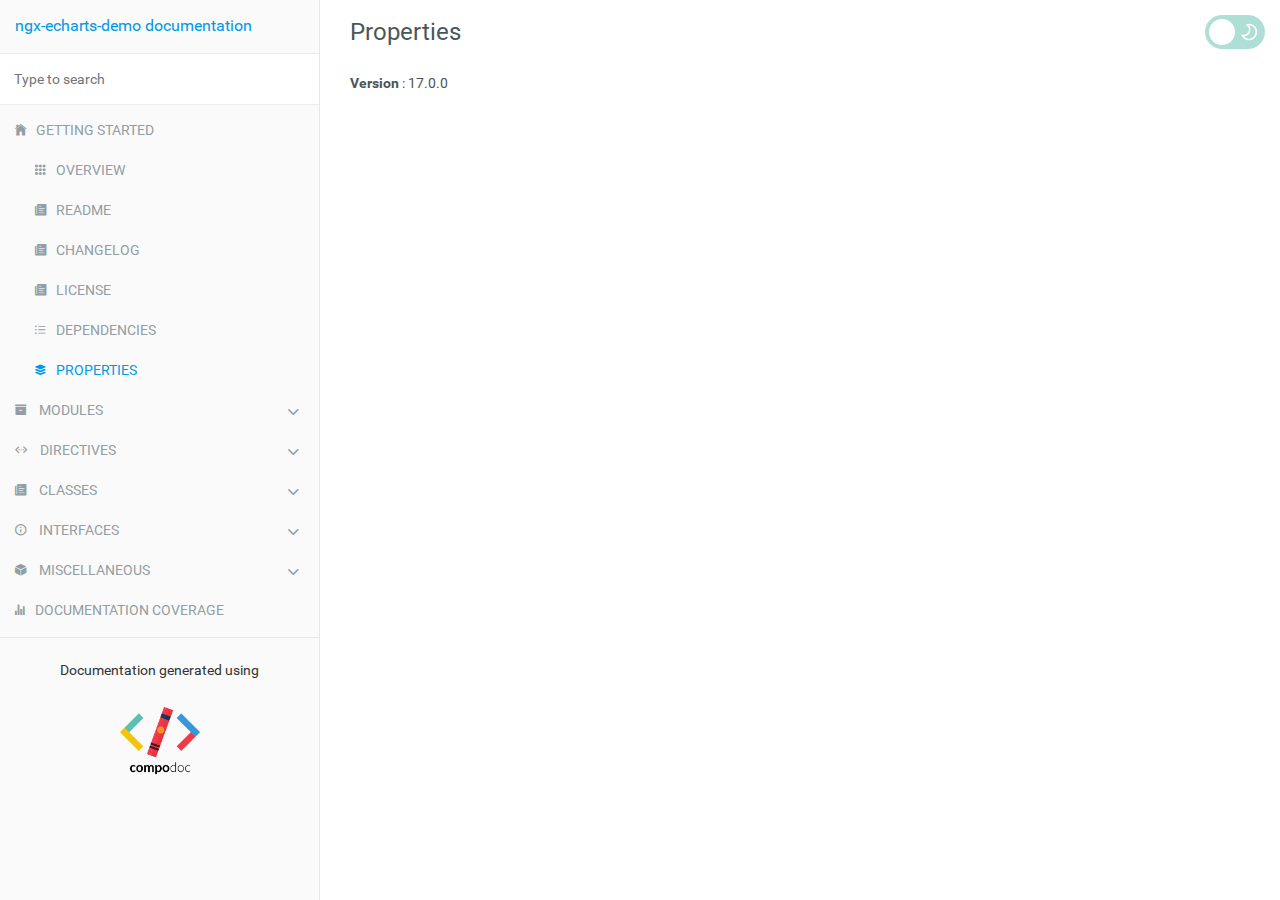
<file: api-doc/properties.html>
<!doctype html>
<html class="no-js" lang="">
    <head>
        <meta charset="utf-8">
        <meta http-equiv="x-ua-compatible" content="ie=edge">
        <title>ngx-echarts-demo documentation</title>
        <meta name="description" content="">
        <meta name="viewport" content="width=device-width, initial-scale=1">

        <link rel="icon" type="image/x-icon" href="./images/favicon.ico">
	   <link rel="stylesheet" href="./styles/style.css">
        <link rel="stylesheet" href="./styles/dark.css">
        <link rel="stylesheet" href="./styles/stripe.css">
    </head>
    <body>

        <div class="navbar navbar-default navbar-fixed-top visible-xs">
            <a href="./" class="navbar-brand">ngx-echarts-demo documentation</a>
            <button type="button" class="btn btn-default btn-menu ion-ios-menu" id="btn-menu"></button>
        </div>

        <div class="xs-menu menu" id="mobile-menu">
                <div id="book-search-input" role="search"><input type="text" placeholder="Type to search"></div>            <compodoc-menu></compodoc-menu>
        </div>

        <div class="container-fluid main">
           <div class="row main">
               <div class="hidden-xs menu">
                   <compodoc-menu mode="normal"></compodoc-menu>
               </div>
               <!-- START CONTENT -->
               <div class="content package-properties">
                   <div class="content-data">
















    <ol class="breadcrumb">
        <li>Properties</li>
    </ol>
    <ul class="properties-list">
        <li>
            <b>Version</b> : 17.0.0</li>
    </ul>





                   </div><div class="search-results">
    <div class="has-results">
        <h1 class="search-results-title"><span class='search-results-count'></span> results matching "<span class='search-query'></span>"</h1>
        <ul class="search-results-list"></ul>
    </div>
    <div class="no-results">
        <h1 class="search-results-title">No results matching "<span class='search-query'></span>"</h1>
    </div>
</div>
</div>
               <!-- END CONTENT -->
           </div>
       </div>

          <label class="dark-mode-switch">
               <input type="checkbox">
               <span class="slider">
                    <svg class="slider-icon" viewBox="0 0 24 24" fill="none" height="20" stroke="#000" stroke-linecap="round" stroke-linejoin="round" stroke-width="2" width="20" xmlns="http://www.w3.org/2000/svg">
                    <path d="M21 12.79A9 9 0 1111.21 3 7 7 0 0021 12.79z"></path>
                    </svg>
               </span>
          </label>

       <script>
            var COMPODOC_CURRENT_PAGE_DEPTH = 0;
            var COMPODOC_CURRENT_PAGE_CONTEXT = 'package-properties';
            var COMPODOC_CURRENT_PAGE_URL = 'properties.html';
            var MAX_SEARCH_RESULTS = 15;
       </script>

       <script src="./js/libs/custom-elements.min.js"></script>
       <script src="./js/libs/lit-html.js"></script>

       <script src="./js/menu-wc.js" defer></script>
       <script nomodule src="./js/menu-wc_es5.js" defer></script>

       <script src="./js/libs/bootstrap-native.js"></script>

       <script src="./js/libs/es6-shim.min.js"></script>
       <script src="./js/libs/EventDispatcher.js"></script>
       <script src="./js/libs/promise.min.js"></script>
       <script src="./js/libs/zepto.min.js"></script>

       <script src="./js/compodoc.js"></script>

       <script src="./js/tabs.js"></script>
       <script src="./js/menu.js"></script>
       <script src="./js/libs/clipboard.min.js"></script>
       <script src="./js/libs/prism.js"></script>
       <script src="./js/sourceCode.js"></script>
          <script src="./js/search/search.js"></script>
          <script src="./js/search/lunr.min.js"></script>
          <script src="./js/search/search-lunr.js"></script>
          <script src="./js/search/search_index.js"></script>
       <script src="./js/lazy-load-graphs.js"></script>


    </body>
</html>
</file>
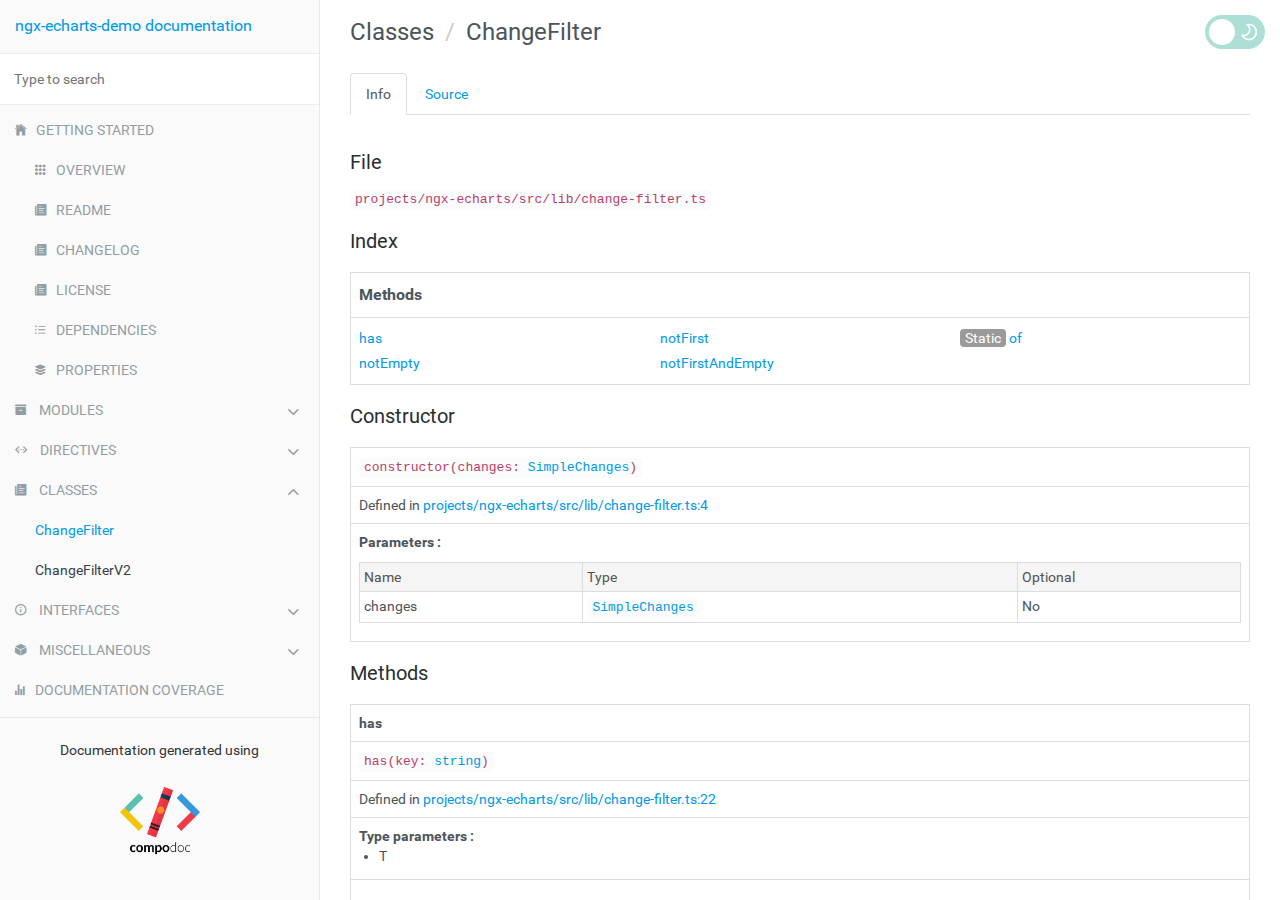
<file: api-doc/classes/ChangeFilter.html>
<!doctype html>
<html class="no-js" lang="">
    <head>
        <meta charset="utf-8">
        <meta http-equiv="x-ua-compatible" content="ie=edge">
        <title>ngx-echarts-demo documentation</title>
        <meta name="description" content="">
        <meta name="viewport" content="width=device-width, initial-scale=1">

        <link rel="icon" type="image/x-icon" href="../images/favicon.ico">
	   <link rel="stylesheet" href="../styles/style.css">
        <link rel="stylesheet" href="../styles/dark.css">
        <link rel="stylesheet" href="../styles/stripe.css">
    </head>
    <body>

        <div class="navbar navbar-default navbar-fixed-top visible-xs">
            <a href="../" class="navbar-brand">ngx-echarts-demo documentation</a>
            <button type="button" class="btn btn-default btn-menu ion-ios-menu" id="btn-menu"></button>
        </div>

        <div class="xs-menu menu" id="mobile-menu">
                <div id="book-search-input" role="search"><input type="text" placeholder="Type to search"></div>            <compodoc-menu></compodoc-menu>
        </div>

        <div class="container-fluid main">
           <div class="row main">
               <div class="hidden-xs menu">
                   <compodoc-menu mode="normal"></compodoc-menu>
               </div>
               <!-- START CONTENT -->
               <div class="content class">
                   <div class="content-data">












<ol class="breadcrumb">
  <li>Classes</li>
  <li >ChangeFilter</li>
</ol>

<ul class="nav nav-tabs" role="tablist">
        <li class="active">
            <a href="#info" role="tab" id="info-tab" data-toggle="tab" data-link="info">Info</a>
        </li>
        <li >
            <a href="#source" role="tab" id="source-tab" data-toggle="tab" data-link="source">Source</a>
        </li>
</ul>

<div class="tab-content">
    <div class="tab-pane fade active in" id="c-info">
        <p class="comment">
            <h3>File</h3>
        </p>
        <p class="comment">
            <code>projects/ngx-echarts/src/lib/change-filter.ts</code>
        </p>






            <section>
    <h3 id="index">Index</h3>
    <table class="table table-sm table-bordered index-table">
        <tbody>

                <tr>
                    <td class="col-md-4">
                        <h6><b>Methods</b></h6>
                    </td>
                </tr>
                <tr>
                    <td class="col-md-4">
                        <ul class="index-list">
                            <li>
                                <a href="#has" >has</a>
                            </li>
                            <li>
                                <a href="#notEmpty" >notEmpty</a>
                            </li>
                            <li>
                                <a href="#notFirst" >notFirst</a>
                            </li>
                            <li>
                                <a href="#notFirstAndEmpty" >notFirstAndEmpty</a>
                            </li>
                            <li>
                                    <span class="modifier">Static</span>
                                <a href="#of" >of</a>
                            </li>
                        </ul>
                    </td>
                </tr>





        </tbody>
    </table>
</section>

            <section>
    <h3 id="constructor">Constructor</h3>
        <table class="table table-sm table-bordered">
            <tbody>
                <tr>
                    <td class="col-md-4">
<code>constructor(changes: <a href="https://angular.io/api/core/SimpleChanges" target="_blank">SimpleChanges</a>)</code>
                    </td>
                </tr>
                        <tr>
                            <td class="col-md-4">
                                <div class="io-line">Defined in <a href="" data-line="4" class="link-to-prism">projects/ngx-echarts/src/lib/change-filter.ts:4</a></div>
                            </td>
                        </tr>

                <tr>
                    <td class="col-md-4">
                            <div>
                                    <b>Parameters :</b>
                                    <table class="params">
                                        <thead>
                                            <tr>
                                                <td>Name</td>
                                                    <td>Type</td>
                                                <td>Optional</td>
                                            </tr>
                                        </thead>
                                        <tbody>
                                                <tr>
                                                        <td>changes</td>
                                                  
                                                        <td>
                                                                        <code><a href="https://angular.io/api/core/SimpleChanges" target="_blank" >SimpleChanges</a></code>
                                                        </td>
                                                  
                                                    <td>
                                                            No
                                                    </td>
                                                    
                                                </tr>
                                        </tbody>
                                    </table>
                            </div>
                    </td>
                </tr>
            </tbody>
        </table>
</section>


            <section>
    
    <h3 id="methods">
        Methods
    </h3>
    <table class="table table-sm table-bordered">
        <tbody>
            <tr>
                <td class="col-md-4">
                    <a name="has"></a>
                    <span class="name">
                        <span ><b>has</b></span>
                        <a href="#has"><span class="icon ion-ios-link"></span></a>
                    </span>
                </td>
            </tr>
            <tr>
                <td class="col-md-4">
<code>has(key: <a href="https://developer.mozilla.org/en-US/docs/Web/JavaScript/Reference/Global_Objects/string" target="_blank">string</a>)</code>
                </td>
            </tr>


            <tr>
                <td class="col-md-4">
                    <div class="io-line">Defined in <a href="" data-line="22"
                            class="link-to-prism">projects/ngx-echarts/src/lib/change-filter.ts:22</a></div>
                </td>
            </tr>

            <tr>
                <td class="col-md-4">
                    <b>Type parameters :</b>
                    <ul class="type-parameters">
                        <li>T</li>
                    </ul>
                </td>
            </tr>

            <tr>
                <td class="col-md-4">

                    <div class="io-description">
                        <b>Parameters :</b>
                        
                        <table class="params">
                            <thead>
                                <tr>
                                    <td>Name</td>
                                    <td>Type</td>
                                    <td>Optional</td>
                                </tr>
                            </thead>
                            <tbody>
                                <tr>
                                    <td>key</td>
                                    <td>
                                                <code><a href="https://developer.mozilla.org/en-US/docs/Web/JavaScript/Reference/Global_Objects/string" target="_blank" >string</a></code>
                                    </td>

                                    <td>
                                        No
                                    </td>


                                </tr>
                            </tbody>
                        </table>
                    </div>
                    <div>
                    </div>
                    <div class="io-description">
                        <b>Returns : </b>    <code>Observable&lt;T&gt;</code>

                    </div>
                    <div class="io-description">
                        
                    </div>
                </td>
            </tr>
        </tbody>
    </table>
    <table class="table table-sm table-bordered">
        <tbody>
            <tr>
                <td class="col-md-4">
                    <a name="notEmpty"></a>
                    <span class="name">
                        <span ><b>notEmpty</b></span>
                        <a href="#notEmpty"><span class="icon ion-ios-link"></span></a>
                    </span>
                </td>
            </tr>
            <tr>
                <td class="col-md-4">
<code>notEmpty(key: <a href="https://developer.mozilla.org/en-US/docs/Web/JavaScript/Reference/Global_Objects/string" target="_blank">string</a>)</code>
                </td>
            </tr>


            <tr>
                <td class="col-md-4">
                    <div class="io-line">Defined in <a href="" data-line="11"
                            class="link-to-prism">projects/ngx-echarts/src/lib/change-filter.ts:11</a></div>
                </td>
            </tr>

            <tr>
                <td class="col-md-4">
                    <b>Type parameters :</b>
                    <ul class="type-parameters">
                        <li>T</li>
                    </ul>
                </td>
            </tr>

            <tr>
                <td class="col-md-4">

                    <div class="io-description">
                        <b>Parameters :</b>
                        
                        <table class="params">
                            <thead>
                                <tr>
                                    <td>Name</td>
                                    <td>Type</td>
                                    <td>Optional</td>
                                </tr>
                            </thead>
                            <tbody>
                                <tr>
                                    <td>key</td>
                                    <td>
                                                <code><a href="https://developer.mozilla.org/en-US/docs/Web/JavaScript/Reference/Global_Objects/string" target="_blank" >string</a></code>
                                    </td>

                                    <td>
                                        No
                                    </td>


                                </tr>
                            </tbody>
                        </table>
                    </div>
                    <div>
                    </div>
                    <div class="io-description">
                        <b>Returns : </b>    <code>Observable&lt;T&gt;</code>

                    </div>
                    <div class="io-description">
                        
                    </div>
                </td>
            </tr>
        </tbody>
    </table>
    <table class="table table-sm table-bordered">
        <tbody>
            <tr>
                <td class="col-md-4">
                    <a name="notFirst"></a>
                    <span class="name">
                        <span ><b>notFirst</b></span>
                        <a href="#notFirst"><span class="icon ion-ios-link"></span></a>
                    </span>
                </td>
            </tr>
            <tr>
                <td class="col-md-4">
<code>notFirst(key: <a href="https://developer.mozilla.org/en-US/docs/Web/JavaScript/Reference/Global_Objects/string" target="_blank">string</a>)</code>
                </td>
            </tr>


            <tr>
                <td class="col-md-4">
                    <div class="io-line">Defined in <a href="" data-line="30"
                            class="link-to-prism">projects/ngx-echarts/src/lib/change-filter.ts:30</a></div>
                </td>
            </tr>

            <tr>
                <td class="col-md-4">
                    <b>Type parameters :</b>
                    <ul class="type-parameters">
                        <li>T</li>
                    </ul>
                </td>
            </tr>

            <tr>
                <td class="col-md-4">

                    <div class="io-description">
                        <b>Parameters :</b>
                        
                        <table class="params">
                            <thead>
                                <tr>
                                    <td>Name</td>
                                    <td>Type</td>
                                    <td>Optional</td>
                                </tr>
                            </thead>
                            <tbody>
                                <tr>
                                    <td>key</td>
                                    <td>
                                                <code><a href="https://developer.mozilla.org/en-US/docs/Web/JavaScript/Reference/Global_Objects/string" target="_blank" >string</a></code>
                                    </td>

                                    <td>
                                        No
                                    </td>


                                </tr>
                            </tbody>
                        </table>
                    </div>
                    <div>
                    </div>
                    <div class="io-description">
                        <b>Returns : </b>    <code>Observable&lt;T&gt;</code>

                    </div>
                    <div class="io-description">
                        
                    </div>
                </td>
            </tr>
        </tbody>
    </table>
    <table class="table table-sm table-bordered">
        <tbody>
            <tr>
                <td class="col-md-4">
                    <a name="notFirstAndEmpty"></a>
                    <span class="name">
                        <span ><b>notFirstAndEmpty</b></span>
                        <a href="#notFirstAndEmpty"><span class="icon ion-ios-link"></span></a>
                    </span>
                </td>
            </tr>
            <tr>
                <td class="col-md-4">
<code>notFirstAndEmpty(key: <a href="https://developer.mozilla.org/en-US/docs/Web/JavaScript/Reference/Global_Objects/string" target="_blank">string</a>)</code>
                </td>
            </tr>


            <tr>
                <td class="col-md-4">
                    <div class="io-line">Defined in <a href="" data-line="38"
                            class="link-to-prism">projects/ngx-echarts/src/lib/change-filter.ts:38</a></div>
                </td>
            </tr>

            <tr>
                <td class="col-md-4">
                    <b>Type parameters :</b>
                    <ul class="type-parameters">
                        <li>T</li>
                    </ul>
                </td>
            </tr>

            <tr>
                <td class="col-md-4">

                    <div class="io-description">
                        <b>Parameters :</b>
                        
                        <table class="params">
                            <thead>
                                <tr>
                                    <td>Name</td>
                                    <td>Type</td>
                                    <td>Optional</td>
                                </tr>
                            </thead>
                            <tbody>
                                <tr>
                                    <td>key</td>
                                    <td>
                                                <code><a href="https://developer.mozilla.org/en-US/docs/Web/JavaScript/Reference/Global_Objects/string" target="_blank" >string</a></code>
                                    </td>

                                    <td>
                                        No
                                    </td>


                                </tr>
                            </tbody>
                        </table>
                    </div>
                    <div>
                    </div>
                    <div class="io-description">
                        <b>Returns : </b>    <code>Observable&lt;T&gt;</code>

                    </div>
                    <div class="io-description">
                        
                    </div>
                </td>
            </tr>
        </tbody>
    </table>
    <table class="table table-sm table-bordered">
        <tbody>
            <tr>
                <td class="col-md-4">
                    <a name="of"></a>
                    <span class="name">
                        <span class="modifier">Static</span>
                        <span ><b>of</b></span>
                        <a href="#of"><span class="icon ion-ios-link"></span></a>
                    </span>
                </td>
            </tr>
            <tr>
                <td class="col-md-4">
                    <span class="modifier-icon icon ion-ios-reset"></span>
                    <code>of(changes: <a href="https://angular.io/api/core/SimpleChanges" target="_blank">SimpleChanges</a>)</code>
                </td>
            </tr>


            <tr>
                <td class="col-md-4">
                    <div class="io-line">Defined in <a href="" data-line="7"
                            class="link-to-prism">projects/ngx-echarts/src/lib/change-filter.ts:7</a></div>
                </td>
            </tr>


            <tr>
                <td class="col-md-4">

                    <div class="io-description">
                        <b>Parameters :</b>
                        
                        <table class="params">
                            <thead>
                                <tr>
                                    <td>Name</td>
                                    <td>Type</td>
                                    <td>Optional</td>
                                </tr>
                            </thead>
                            <tbody>
                                <tr>
                                    <td>changes</td>
                                    <td>
                                                <code><a href="https://angular.io/api/core/SimpleChanges" target="_blank" >SimpleChanges</a></code>
                                    </td>

                                    <td>
                                        No
                                    </td>


                                </tr>
                            </tbody>
                        </table>
                    </div>
                    <div>
                    </div>
                    <div class="io-description">
                        <b>Returns : </b>        <code><a href="../classes/ChangeFilter.html" target="_self" >ChangeFilter</a></code>

                    </div>
                    <div class="io-description">
                        
                    </div>
                </td>
            </tr>
        </tbody>
    </table>
</section>





    </div>


    <div class="tab-pane fade  tab-source-code" id="c-source">
        <pre class="line-numbers compodoc-sourcecode"><code class="language-typescript">import { SimpleChanges } from &#x27;@angular/core&#x27;;
import { Observable, of, EMPTY } from &#x27;rxjs&#x27;;

export class ChangeFilter {
  constructor(private changes: SimpleChanges) {}

  static of(changes: SimpleChanges) {
    return new ChangeFilter(changes);
  }

  notEmpty&lt;T&gt;(key: string): Observable&lt;T&gt; {
    if (this.changes[key]) {
      const value: T &#x3D; this.changes[key].currentValue;

      if (value !&#x3D;&#x3D; undefined &amp;&amp; value !&#x3D;&#x3D; null) {
        return of(value);
      }
    }
    return EMPTY;
  }

  has&lt;T&gt;(key: string): Observable&lt;T&gt; {
    if (this.changes[key]) {
      const value: T &#x3D; this.changes[key].currentValue;
      return of(value);
    }
    return EMPTY;
  }

  notFirst&lt;T&gt;(key: string): Observable&lt;T&gt; {
    if (this.changes[key] &amp;&amp; !this.changes[key].isFirstChange()) {
      const value: T &#x3D; this.changes[key].currentValue;
      return of(value);
    }
    return EMPTY;
  }

  notFirstAndEmpty&lt;T&gt;(key: string): Observable&lt;T&gt; {
    if (this.changes[key] &amp;&amp; !this.changes[key].isFirstChange()) {
      const value: T &#x3D; this.changes[key].currentValue;

      if (value !&#x3D;&#x3D; undefined &amp;&amp; value !&#x3D;&#x3D; null) {
        return of(value);
      }
    }
    return EMPTY;
  }
}
</code></pre>
    </div>
</div>









                   </div><div class="search-results">
    <div class="has-results">
        <h1 class="search-results-title"><span class='search-results-count'></span> results matching "<span class='search-query'></span>"</h1>
        <ul class="search-results-list"></ul>
    </div>
    <div class="no-results">
        <h1 class="search-results-title">No results matching "<span class='search-query'></span>"</h1>
    </div>
</div>
</div>
               <!-- END CONTENT -->
           </div>
       </div>

          <label class="dark-mode-switch">
               <input type="checkbox">
               <span class="slider">
                    <svg class="slider-icon" viewBox="0 0 24 24" fill="none" height="20" stroke="#000" stroke-linecap="round" stroke-linejoin="round" stroke-width="2" width="20" xmlns="http://www.w3.org/2000/svg">
                    <path d="M21 12.79A9 9 0 1111.21 3 7 7 0 0021 12.79z"></path>
                    </svg>
               </span>
          </label>

       <script>
            var COMPODOC_CURRENT_PAGE_DEPTH = 1;
            var COMPODOC_CURRENT_PAGE_CONTEXT = 'class';
            var COMPODOC_CURRENT_PAGE_URL = 'ChangeFilter.html';
            var MAX_SEARCH_RESULTS = 15;
       </script>

       <script src="../js/libs/custom-elements.min.js"></script>
       <script src="../js/libs/lit-html.js"></script>

       <script src="../js/menu-wc.js" defer></script>
       <script nomodule src="../js/menu-wc_es5.js" defer></script>

       <script src="../js/libs/bootstrap-native.js"></script>

       <script src="../js/libs/es6-shim.min.js"></script>
       <script src="../js/libs/EventDispatcher.js"></script>
       <script src="../js/libs/promise.min.js"></script>
       <script src="../js/libs/zepto.min.js"></script>

       <script src="../js/compodoc.js"></script>

       <script src="../js/tabs.js"></script>
       <script src="../js/menu.js"></script>
       <script src="../js/libs/clipboard.min.js"></script>
       <script src="../js/libs/prism.js"></script>
       <script src="../js/sourceCode.js"></script>
          <script src="../js/search/search.js"></script>
          <script src="../js/search/lunr.min.js"></script>
          <script src="../js/search/search-lunr.js"></script>
          <script src="../js/search/search_index.js"></script>
       <script src="../js/lazy-load-graphs.js"></script>


    </body>
</html>
</file>
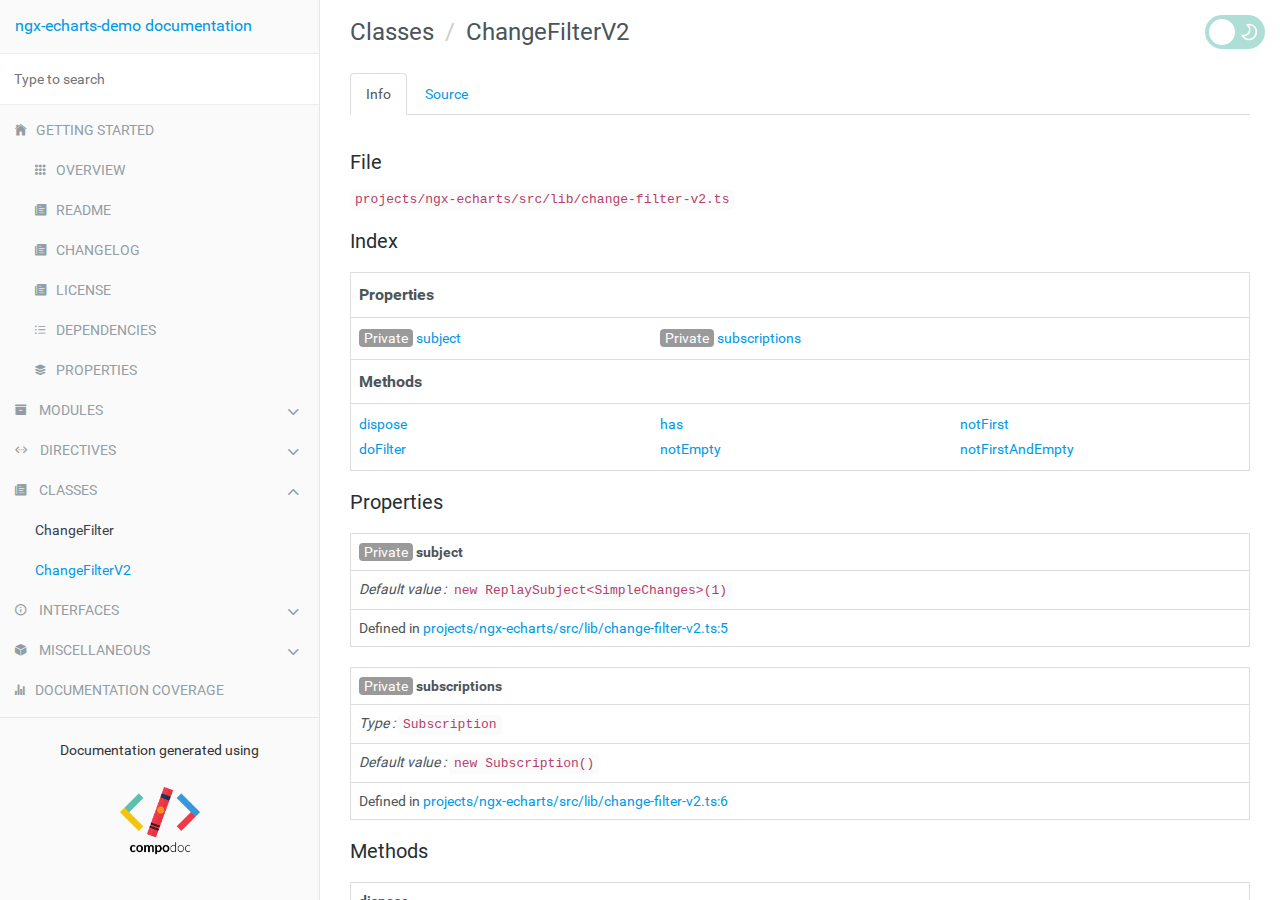
<file: api-doc/classes/ChangeFilterV2.html>
<!doctype html>
<html class="no-js" lang="">
    <head>
        <meta charset="utf-8">
        <meta http-equiv="x-ua-compatible" content="ie=edge">
        <title>ngx-echarts-demo documentation</title>
        <meta name="description" content="">
        <meta name="viewport" content="width=device-width, initial-scale=1">

        <link rel="icon" type="image/x-icon" href="../images/favicon.ico">
	   <link rel="stylesheet" href="../styles/style.css">
        <link rel="stylesheet" href="../styles/dark.css">
        <link rel="stylesheet" href="../styles/stripe.css">
    </head>
    <body>

        <div class="navbar navbar-default navbar-fixed-top visible-xs">
            <a href="../" class="navbar-brand">ngx-echarts-demo documentation</a>
            <button type="button" class="btn btn-default btn-menu ion-ios-menu" id="btn-menu"></button>
        </div>

        <div class="xs-menu menu" id="mobile-menu">
                <div id="book-search-input" role="search"><input type="text" placeholder="Type to search"></div>            <compodoc-menu></compodoc-menu>
        </div>

        <div class="container-fluid main">
           <div class="row main">
               <div class="hidden-xs menu">
                   <compodoc-menu mode="normal"></compodoc-menu>
               </div>
               <!-- START CONTENT -->
               <div class="content class">
                   <div class="content-data">












<ol class="breadcrumb">
  <li>Classes</li>
  <li >ChangeFilterV2</li>
</ol>

<ul class="nav nav-tabs" role="tablist">
        <li class="active">
            <a href="#info" role="tab" id="info-tab" data-toggle="tab" data-link="info">Info</a>
        </li>
        <li >
            <a href="#source" role="tab" id="source-tab" data-toggle="tab" data-link="source">Source</a>
        </li>
</ul>

<div class="tab-content">
    <div class="tab-pane fade active in" id="c-info">
        <p class="comment">
            <h3>File</h3>
        </p>
        <p class="comment">
            <code>projects/ngx-echarts/src/lib/change-filter-v2.ts</code>
        </p>






            <section>
    <h3 id="index">Index</h3>
    <table class="table table-sm table-bordered index-table">
        <tbody>
                <tr>
                    <td class="col-md-4">
                        <h6><b>Properties</b></h6>
                    </td>
                </tr>
                <tr>
                    <td class="col-md-4">
                        <ul class="index-list">
                            <li>
                                    <span class="modifier">Private</span>
                                <a href="#subject" >subject</a>
                            </li>
                            <li>
                                    <span class="modifier">Private</span>
                                <a href="#subscriptions" >subscriptions</a>
                            </li>
                        </ul>
                    </td>
                </tr>

                <tr>
                    <td class="col-md-4">
                        <h6><b>Methods</b></h6>
                    </td>
                </tr>
                <tr>
                    <td class="col-md-4">
                        <ul class="index-list">
                            <li>
                                <a href="#dispose" >dispose</a>
                            </li>
                            <li>
                                <a href="#doFilter" >doFilter</a>
                            </li>
                            <li>
                                <a href="#has" >has</a>
                            </li>
                            <li>
                                <a href="#notEmpty" >notEmpty</a>
                            </li>
                            <li>
                                <a href="#notFirst" >notFirst</a>
                            </li>
                            <li>
                                <a href="#notFirstAndEmpty" >notFirstAndEmpty</a>
                            </li>
                        </ul>
                    </td>
                </tr>





        </tbody>
    </table>
</section>


            <section>
    
    <h3 id="inputs">
        Properties
    </h3>
    <table class="table table-sm table-bordered">
        <tbody>
            <tr>
                <td class="col-md-4">
                    <a name="subject"></a>
                    <span class="name">
                            <span class="modifier">Private</span>
                        <span ><b>subject</b></span>
                        <a href="#subject"><span class="icon ion-ios-link"></span></a>
                    </span>
                </td>
            </tr>
                <tr>
                    <td class="col-md-4">
                        <i>Default value : </i><code>new ReplaySubject&lt;SimpleChanges&gt;(1)</code>
                    </td>
                </tr>
                    <tr>
                        <td class="col-md-4">
                                <div class="io-line">Defined in <a href="" data-line="5" class="link-to-prism">projects/ngx-echarts/src/lib/change-filter-v2.ts:5</a></div>
                        </td>
                    </tr>


        </tbody>
    </table>
    <table class="table table-sm table-bordered">
        <tbody>
            <tr>
                <td class="col-md-4">
                    <a name="subscriptions"></a>
                    <span class="name">
                            <span class="modifier">Private</span>
                        <span ><b>subscriptions</b></span>
                        <a href="#subscriptions"><span class="icon ion-ios-link"></span></a>
                    </span>
                </td>
            </tr>
                <tr>
                    <td class="col-md-4">
                        <i>Type : </i>    <code>Subscription</code>

                    </td>
                </tr>
                <tr>
                    <td class="col-md-4">
                        <i>Default value : </i><code>new Subscription()</code>
                    </td>
                </tr>
                    <tr>
                        <td class="col-md-4">
                                <div class="io-line">Defined in <a href="" data-line="6" class="link-to-prism">projects/ngx-echarts/src/lib/change-filter-v2.ts:6</a></div>
                        </td>
                    </tr>


        </tbody>
    </table>
</section>

            <section>
    
    <h3 id="methods">
        Methods
    </h3>
    <table class="table table-sm table-bordered">
        <tbody>
            <tr>
                <td class="col-md-4">
                    <a name="dispose"></a>
                    <span class="name">
                        <span ><b>dispose</b></span>
                        <a href="#dispose"><span class="icon ion-ios-link"></span></a>
                    </span>
                </td>
            </tr>
            <tr>
                <td class="col-md-4">
<code>dispose()</code>
                </td>
            </tr>


            <tr>
                <td class="col-md-4">
                    <div class="io-line">Defined in <a href="" data-line="12"
                            class="link-to-prism">projects/ngx-echarts/src/lib/change-filter-v2.ts:12</a></div>
                </td>
            </tr>


            <tr>
                <td class="col-md-4">

                    <div class="io-description">
                        <b>Returns : </b>        <code><a href="https://www.typescriptlang.org/docs/handbook/basic-types.html" target="_blank" >void</a></code>

                    </div>
                </td>
            </tr>
        </tbody>
    </table>
    <table class="table table-sm table-bordered">
        <tbody>
            <tr>
                <td class="col-md-4">
                    <a name="doFilter"></a>
                    <span class="name">
                        <span ><b>doFilter</b></span>
                        <a href="#doFilter"><span class="icon ion-ios-link"></span></a>
                    </span>
                </td>
            </tr>
            <tr>
                <td class="col-md-4">
<code>doFilter(changes: <a href="https://angular.io/api/core/SimpleChanges" target="_blank">SimpleChanges</a>)</code>
                </td>
            </tr>


            <tr>
                <td class="col-md-4">
                    <div class="io-line">Defined in <a href="" data-line="8"
                            class="link-to-prism">projects/ngx-echarts/src/lib/change-filter-v2.ts:8</a></div>
                </td>
            </tr>


            <tr>
                <td class="col-md-4">

                    <div class="io-description">
                        <b>Parameters :</b>
                        
                        <table class="params">
                            <thead>
                                <tr>
                                    <td>Name</td>
                                    <td>Type</td>
                                    <td>Optional</td>
                                </tr>
                            </thead>
                            <tbody>
                                <tr>
                                    <td>changes</td>
                                    <td>
                                                <code><a href="https://angular.io/api/core/SimpleChanges" target="_blank" >SimpleChanges</a></code>
                                    </td>

                                    <td>
                                        No
                                    </td>


                                </tr>
                            </tbody>
                        </table>
                    </div>
                    <div>
                    </div>
                    <div class="io-description">
                        <b>Returns : </b>        <code><a href="https://www.typescriptlang.org/docs/handbook/basic-types.html" target="_blank" >void</a></code>

                    </div>
                    <div class="io-description">
                        
                    </div>
                </td>
            </tr>
        </tbody>
    </table>
    <table class="table table-sm table-bordered">
        <tbody>
            <tr>
                <td class="col-md-4">
                    <a name="has"></a>
                    <span class="name">
                        <span ><b>has</b></span>
                        <a href="#has"><span class="icon ion-ios-link"></span></a>
                    </span>
                </td>
            </tr>
            <tr>
                <td class="col-md-4">
<code>has(key: <a href="https://developer.mozilla.org/en-US/docs/Web/JavaScript/Reference/Global_Objects/string" target="_blank">string</a>, handler: (t: T) => void)</code>
                </td>
            </tr>


            <tr>
                <td class="col-md-4">
                    <div class="io-line">Defined in <a href="" data-line="29"
                            class="link-to-prism">projects/ngx-echarts/src/lib/change-filter-v2.ts:29</a></div>
                </td>
            </tr>

            <tr>
                <td class="col-md-4">
                    <b>Type parameters :</b>
                    <ul class="type-parameters">
                        <li>T</li>
                    </ul>
                </td>
            </tr>

            <tr>
                <td class="col-md-4">

                    <div class="io-description">
                        <b>Parameters :</b>
                        
                        <table class="params">
                            <thead>
                                <tr>
                                    <td>Name</td>
                                    <td>Type</td>
                                    <td>Optional</td>
                                </tr>
                            </thead>
                            <tbody>
                                <tr>
                                    <td>key</td>
                                    <td>
                                                <code><a href="https://developer.mozilla.org/en-US/docs/Web/JavaScript/Reference/Global_Objects/string" target="_blank" >string</a></code>
                                    </td>

                                    <td>
                                        No
                                    </td>


                                </tr>
                                <tr>
                                    <td>handler</td>
                                    <td>
                                                <code><a href="https://developer.mozilla.org/en-US/docs/Web/JavaScript/Reference/Global_Objects/function" target="_blank" >function</a></code>
                                    </td>

                                    <td>
                                        No
                                    </td>


                                </tr>
                            </tbody>
                        </table>
                    </div>
                    <div>
                    </div>
                    <div class="io-description">
                        <b>Returns : </b>        <code><a href="https://www.typescriptlang.org/docs/handbook/basic-types.html" target="_blank" >void</a></code>

                    </div>
                    <div class="io-description">
                        
                    </div>
                </td>
            </tr>
        </tbody>
    </table>
    <table class="table table-sm table-bordered">
        <tbody>
            <tr>
                <td class="col-md-4">
                    <a name="notEmpty"></a>
                    <span class="name">
                        <span ><b>notEmpty</b></span>
                        <a href="#notEmpty"><span class="icon ion-ios-link"></span></a>
                    </span>
                </td>
            </tr>
            <tr>
                <td class="col-md-4">
<code>notEmpty(key: <a href="https://developer.mozilla.org/en-US/docs/Web/JavaScript/Reference/Global_Objects/string" target="_blank">string</a>, handler: (t: T) => void)</code>
                </td>
            </tr>


            <tr>
                <td class="col-md-4">
                    <div class="io-line">Defined in <a href="" data-line="16"
                            class="link-to-prism">projects/ngx-echarts/src/lib/change-filter-v2.ts:16</a></div>
                </td>
            </tr>

            <tr>
                <td class="col-md-4">
                    <b>Type parameters :</b>
                    <ul class="type-parameters">
                        <li>T</li>
                    </ul>
                </td>
            </tr>

            <tr>
                <td class="col-md-4">

                    <div class="io-description">
                        <b>Parameters :</b>
                        
                        <table class="params">
                            <thead>
                                <tr>
                                    <td>Name</td>
                                    <td>Type</td>
                                    <td>Optional</td>
                                </tr>
                            </thead>
                            <tbody>
                                <tr>
                                    <td>key</td>
                                    <td>
                                                <code><a href="https://developer.mozilla.org/en-US/docs/Web/JavaScript/Reference/Global_Objects/string" target="_blank" >string</a></code>
                                    </td>

                                    <td>
                                        No
                                    </td>


                                </tr>
                                <tr>
                                    <td>handler</td>
                                    <td>
                                                <code><a href="https://developer.mozilla.org/en-US/docs/Web/JavaScript/Reference/Global_Objects/function" target="_blank" >function</a></code>
                                    </td>

                                    <td>
                                        No
                                    </td>


                                </tr>
                            </tbody>
                        </table>
                    </div>
                    <div>
                    </div>
                    <div class="io-description">
                        <b>Returns : </b>        <code><a href="https://www.typescriptlang.org/docs/handbook/basic-types.html" target="_blank" >void</a></code>

                    </div>
                    <div class="io-description">
                        
                    </div>
                </td>
            </tr>
        </tbody>
    </table>
    <table class="table table-sm table-bordered">
        <tbody>
            <tr>
                <td class="col-md-4">
                    <a name="notFirst"></a>
                    <span class="name">
                        <span ><b>notFirst</b></span>
                        <a href="#notFirst"><span class="icon ion-ios-link"></span></a>
                    </span>
                </td>
            </tr>
            <tr>
                <td class="col-md-4">
<code>notFirst(key: <a href="https://developer.mozilla.org/en-US/docs/Web/JavaScript/Reference/Global_Objects/string" target="_blank">string</a>, handler: (t: T) => void)</code>
                </td>
            </tr>


            <tr>
                <td class="col-md-4">
                    <div class="io-line">Defined in <a href="" data-line="40"
                            class="link-to-prism">projects/ngx-echarts/src/lib/change-filter-v2.ts:40</a></div>
                </td>
            </tr>

            <tr>
                <td class="col-md-4">
                    <b>Type parameters :</b>
                    <ul class="type-parameters">
                        <li>T</li>
                    </ul>
                </td>
            </tr>

            <tr>
                <td class="col-md-4">

                    <div class="io-description">
                        <b>Parameters :</b>
                        
                        <table class="params">
                            <thead>
                                <tr>
                                    <td>Name</td>
                                    <td>Type</td>
                                    <td>Optional</td>
                                </tr>
                            </thead>
                            <tbody>
                                <tr>
                                    <td>key</td>
                                    <td>
                                                <code><a href="https://developer.mozilla.org/en-US/docs/Web/JavaScript/Reference/Global_Objects/string" target="_blank" >string</a></code>
                                    </td>

                                    <td>
                                        No
                                    </td>


                                </tr>
                                <tr>
                                    <td>handler</td>
                                    <td>
                                                <code><a href="https://developer.mozilla.org/en-US/docs/Web/JavaScript/Reference/Global_Objects/function" target="_blank" >function</a></code>
                                    </td>

                                    <td>
                                        No
                                    </td>


                                </tr>
                            </tbody>
                        </table>
                    </div>
                    <div>
                    </div>
                    <div class="io-description">
                        <b>Returns : </b>        <code><a href="https://www.typescriptlang.org/docs/handbook/basic-types.html" target="_blank" >void</a></code>

                    </div>
                    <div class="io-description">
                        
                    </div>
                </td>
            </tr>
        </tbody>
    </table>
    <table class="table table-sm table-bordered">
        <tbody>
            <tr>
                <td class="col-md-4">
                    <a name="notFirstAndEmpty"></a>
                    <span class="name">
                        <span ><b>notFirstAndEmpty</b></span>
                        <a href="#notFirstAndEmpty"><span class="icon ion-ios-link"></span></a>
                    </span>
                </td>
            </tr>
            <tr>
                <td class="col-md-4">
<code>notFirstAndEmpty(key: <a href="https://developer.mozilla.org/en-US/docs/Web/JavaScript/Reference/Global_Objects/string" target="_blank">string</a>, handler: (t: T) => void)</code>
                </td>
            </tr>


            <tr>
                <td class="col-md-4">
                    <div class="io-line">Defined in <a href="" data-line="51"
                            class="link-to-prism">projects/ngx-echarts/src/lib/change-filter-v2.ts:51</a></div>
                </td>
            </tr>

            <tr>
                <td class="col-md-4">
                    <b>Type parameters :</b>
                    <ul class="type-parameters">
                        <li>T</li>
                    </ul>
                </td>
            </tr>

            <tr>
                <td class="col-md-4">

                    <div class="io-description">
                        <b>Parameters :</b>
                        
                        <table class="params">
                            <thead>
                                <tr>
                                    <td>Name</td>
                                    <td>Type</td>
                                    <td>Optional</td>
                                </tr>
                            </thead>
                            <tbody>
                                <tr>
                                    <td>key</td>
                                    <td>
                                                <code><a href="https://developer.mozilla.org/en-US/docs/Web/JavaScript/Reference/Global_Objects/string" target="_blank" >string</a></code>
                                    </td>

                                    <td>
                                        No
                                    </td>


                                </tr>
                                <tr>
                                    <td>handler</td>
                                    <td>
                                                <code><a href="https://developer.mozilla.org/en-US/docs/Web/JavaScript/Reference/Global_Objects/function" target="_blank" >function</a></code>
                                    </td>

                                    <td>
                                        No
                                    </td>


                                </tr>
                            </tbody>
                        </table>
                    </div>
                    <div>
                    </div>
                    <div class="io-description">
                        <b>Returns : </b>        <code><a href="https://www.typescriptlang.org/docs/handbook/basic-types.html" target="_blank" >void</a></code>

                    </div>
                    <div class="io-description">
                        
                    </div>
                </td>
            </tr>
        </tbody>
    </table>
</section>





    </div>


    <div class="tab-pane fade  tab-source-code" id="c-source">
        <pre class="line-numbers compodoc-sourcecode"><code class="language-typescript">import { SimpleChanges } from &#x27;@angular/core&#x27;;
import { ReplaySubject, Subscription } from &#x27;rxjs&#x27;;

export class ChangeFilterV2 {
  private subject &#x3D; new ReplaySubject&lt;SimpleChanges&gt;(1);
  private subscriptions: Subscription &#x3D; new Subscription();

  doFilter(changes: SimpleChanges) {
    this.subject.next(changes);
  }

  dispose() {
    this.subscriptions.unsubscribe();
  }

  notEmpty&lt;T&gt;(key: string, handler: (t: T) &#x3D;&gt; void) {
    this.subscriptions.add(
      this.subject.subscribe(changes &#x3D;&gt; {
        if (changes[key]) {
          const value: T &#x3D; changes[key].currentValue;
          if (value !&#x3D;&#x3D; undefined &amp;&amp; value !&#x3D;&#x3D; null) {
            handler(value);
          }
        }
      })
    );
  }

  has&lt;T&gt;(key: string, handler: (t: T) &#x3D;&gt; void) {
    this.subscriptions.add(
      this.subject.subscribe(changes &#x3D;&gt; {
        if (changes[key]) {
          const value: T &#x3D; changes[key].currentValue;
          handler(value);
        }
      })
    );
  }

  notFirst&lt;T&gt;(key: string, handler: (t: T) &#x3D;&gt; void) {
    this.subscriptions.add(
      this.subject.subscribe(changes &#x3D;&gt; {
        if (changes[key] &amp;&amp; !changes[key].isFirstChange()) {
          const value: T &#x3D; changes[key].currentValue;
          handler(value);
        }
      })
    );
  }

  notFirstAndEmpty&lt;T&gt;(key: string, handler: (t: T) &#x3D;&gt; void) {
    this.subscriptions.add(
      this.subject.subscribe(changes &#x3D;&gt; {
        if (changes[key] &amp;&amp; !changes[key].isFirstChange()) {
          const value: T &#x3D; changes[key].currentValue;
          if (value !&#x3D;&#x3D; undefined &amp;&amp; value !&#x3D;&#x3D; null) {
            handler(value);
          }
        }
      })
    );
  }
}
</code></pre>
    </div>
</div>









                   </div><div class="search-results">
    <div class="has-results">
        <h1 class="search-results-title"><span class='search-results-count'></span> results matching "<span class='search-query'></span>"</h1>
        <ul class="search-results-list"></ul>
    </div>
    <div class="no-results">
        <h1 class="search-results-title">No results matching "<span class='search-query'></span>"</h1>
    </div>
</div>
</div>
               <!-- END CONTENT -->
           </div>
       </div>

          <label class="dark-mode-switch">
               <input type="checkbox">
               <span class="slider">
                    <svg class="slider-icon" viewBox="0 0 24 24" fill="none" height="20" stroke="#000" stroke-linecap="round" stroke-linejoin="round" stroke-width="2" width="20" xmlns="http://www.w3.org/2000/svg">
                    <path d="M21 12.79A9 9 0 1111.21 3 7 7 0 0021 12.79z"></path>
                    </svg>
               </span>
          </label>

       <script>
            var COMPODOC_CURRENT_PAGE_DEPTH = 1;
            var COMPODOC_CURRENT_PAGE_CONTEXT = 'class';
            var COMPODOC_CURRENT_PAGE_URL = 'ChangeFilterV2.html';
            var MAX_SEARCH_RESULTS = 15;
       </script>

       <script src="../js/libs/custom-elements.min.js"></script>
       <script src="../js/libs/lit-html.js"></script>

       <script src="../js/menu-wc.js" defer></script>
       <script nomodule src="../js/menu-wc_es5.js" defer></script>

       <script src="../js/libs/bootstrap-native.js"></script>

       <script src="../js/libs/es6-shim.min.js"></script>
       <script src="../js/libs/EventDispatcher.js"></script>
       <script src="../js/libs/promise.min.js"></script>
       <script src="../js/libs/zepto.min.js"></script>

       <script src="../js/compodoc.js"></script>

       <script src="../js/tabs.js"></script>
       <script src="../js/menu.js"></script>
       <script src="../js/libs/clipboard.min.js"></script>
       <script src="../js/libs/prism.js"></script>
       <script src="../js/sourceCode.js"></script>
          <script src="../js/search/search.js"></script>
          <script src="../js/search/lunr.min.js"></script>
          <script src="../js/search/search-lunr.js"></script>
          <script src="../js/search/search_index.js"></script>
       <script src="../js/lazy-load-graphs.js"></script>


    </body>
</html>
</file>
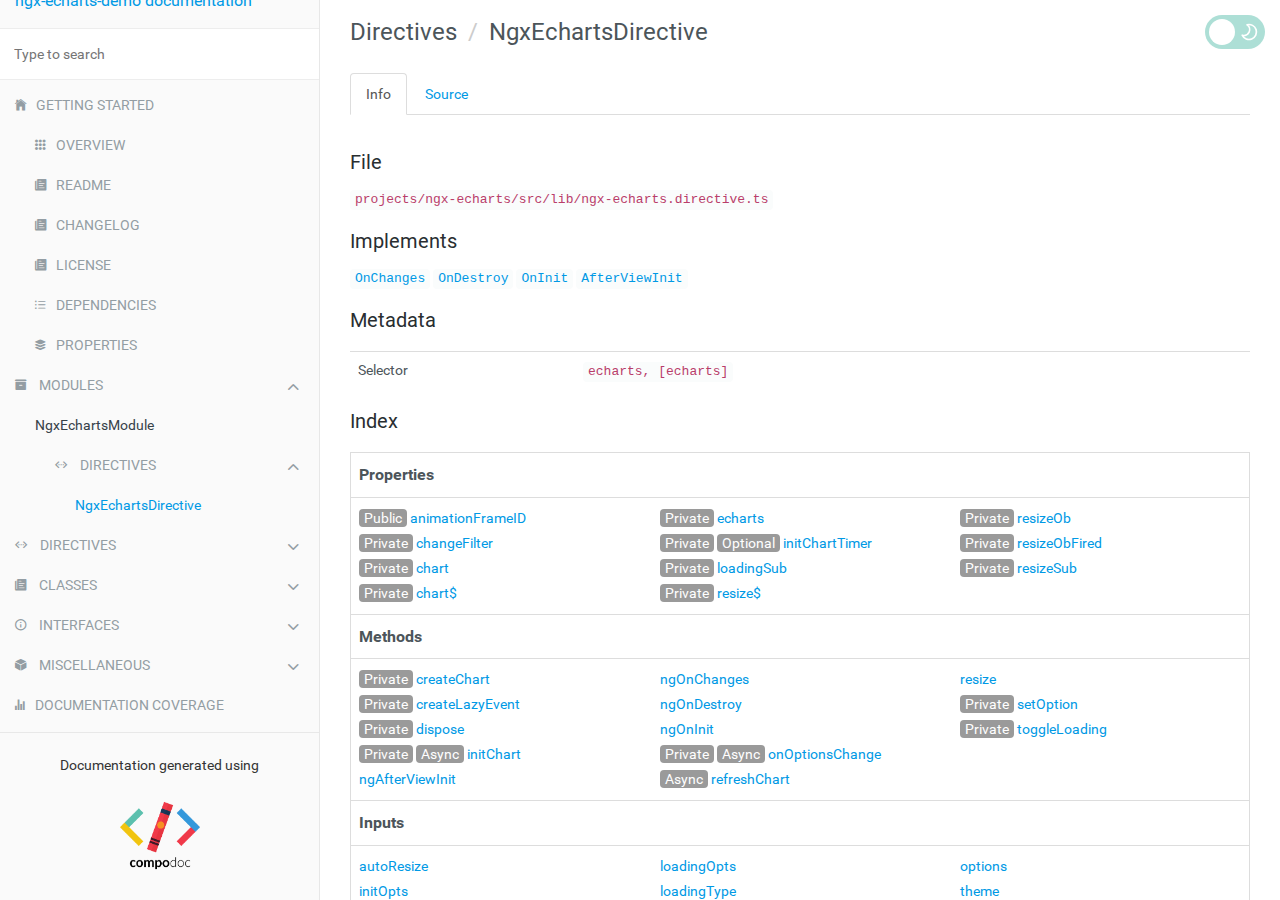
<file: api-doc/directives/NgxEchartsDirective.html>
<!doctype html>
<html class="no-js" lang="">
    <head>
        <meta charset="utf-8">
        <meta http-equiv="x-ua-compatible" content="ie=edge">
        <title>ngx-echarts-demo documentation</title>
        <meta name="description" content="">
        <meta name="viewport" content="width=device-width, initial-scale=1">

        <link rel="icon" type="image/x-icon" href="../images/favicon.ico">
	   <link rel="stylesheet" href="../styles/style.css">
        <link rel="stylesheet" href="../styles/dark.css">
        <link rel="stylesheet" href="../styles/stripe.css">
    </head>
    <body>

        <div class="navbar navbar-default navbar-fixed-top visible-xs">
            <a href="../" class="navbar-brand">ngx-echarts-demo documentation</a>
            <button type="button" class="btn btn-default btn-menu ion-ios-menu" id="btn-menu"></button>
        </div>

        <div class="xs-menu menu" id="mobile-menu">
                <div id="book-search-input" role="search"><input type="text" placeholder="Type to search"></div>            <compodoc-menu></compodoc-menu>
        </div>

        <div class="container-fluid main">
           <div class="row main">
               <div class="hidden-xs menu">
                   <compodoc-menu mode="normal"></compodoc-menu>
               </div>
               <!-- START CONTENT -->
               <div class="content directive">
                   <div class="content-data">







<ol class="breadcrumb">
  <li>Directives</li>
  <li >NgxEchartsDirective</li>
</ol>

<ul class="nav nav-tabs" role="tablist">
        <li class="active">
            <a href="#info" role="tab" id="info-tab" data-toggle="tab" data-link="info">Info</a>
        </li>
        <li >
            <a href="#source" role="tab" id="source-tab" data-toggle="tab" data-link="source">Source</a>
        </li>
</ul>

<div class="tab-content">
    <div class="tab-pane fade active in" id="c-info">
        <p class="comment">
            <h3>File</h3>
        </p>
        <p class="comment">
            <code>projects/ngx-echarts/src/lib/ngx-echarts.directive.ts</code>
        </p>




            <p class="comment">
                <h3>Implements</h3>
            </p>
            <p class="comment">
                            <code><a href="https://angular.io/api/core/OnChanges" target="_blank" >OnChanges</a></code>
                            <code><a href="https://angular.io/api/core/OnDestroy" target="_blank" >OnDestroy</a></code>
                            <code><a href="https://angular.io/api/core/OnInit" target="_blank" >OnInit</a></code>
                            <code><a href="https://angular.io/api/core/AfterViewInit" target="_blank" >AfterViewInit</a></code>
            </p>


        <section>
            <h3>Metadata</h3>
            <table class="table table-sm table-hover metadata">
                <tbody>

                    <tr>
                        <td class="col-md-3">Selector</td>
                        <td class="col-md-9"><code>echarts, [echarts]</code></td>
                    </tr>

                </tbody>
            </table>
        </section>

            <section>
    <h3 id="index">Index</h3>
    <table class="table table-sm table-bordered index-table">
        <tbody>
                <tr>
                    <td class="col-md-4">
                        <h6><b>Properties</b></h6>
                    </td>
                </tr>
                <tr>
                    <td class="col-md-4">
                        <ul class="index-list">
                            <li>
                                    <span class="modifier">Public</span>
                                <a href="#animationFrameID" >animationFrameID</a>
                            </li>
                            <li>
                                    <span class="modifier">Private</span>
                                <a href="#changeFilter" >changeFilter</a>
                            </li>
                            <li>
                                    <span class="modifier">Private</span>
                                <a href="#chart" >chart</a>
                            </li>
                            <li>
                                    <span class="modifier">Private</span>
                                <a href="#chart$" >chart$</a>
                            </li>
                            <li>
                                    <span class="modifier">Private</span>
                                <a href="#echarts" >echarts</a>
                            </li>
                            <li>
                                    <span class="modifier">Private</span>
                                    <span class="modifier">Optional</span>
                                <a href="#initChartTimer" >initChartTimer</a>
                            </li>
                            <li>
                                    <span class="modifier">Private</span>
                                <a href="#loadingSub" >loadingSub</a>
                            </li>
                            <li>
                                    <span class="modifier">Private</span>
                                <a href="#resize$" >resize$</a>
                            </li>
                            <li>
                                    <span class="modifier">Private</span>
                                <a href="#resizeOb" >resizeOb</a>
                            </li>
                            <li>
                                    <span class="modifier">Private</span>
                                <a href="#resizeObFired" >resizeObFired</a>
                            </li>
                            <li>
                                    <span class="modifier">Private</span>
                                <a href="#resizeSub" >resizeSub</a>
                            </li>
                        </ul>
                    </td>
                </tr>

                <tr>
                    <td class="col-md-4">
                        <h6><b>Methods</b></h6>
                    </td>
                </tr>
                <tr>
                    <td class="col-md-4">
                        <ul class="index-list">
                            <li>
                                    <span class="modifier">Private</span>
                                <a href="#createChart" >createChart</a>
                            </li>
                            <li>
                                    <span class="modifier">Private</span>
                                <a href="#createLazyEvent" >createLazyEvent</a>
                            </li>
                            <li>
                                    <span class="modifier">Private</span>
                                <a href="#dispose" >dispose</a>
                            </li>
                            <li>
                                    <span class="modifier">Private</span>
                                    <span class="modifier">Async</span>
                                <a href="#initChart" >initChart</a>
                            </li>
                            <li>
                                <a href="#ngAfterViewInit" >ngAfterViewInit</a>
                            </li>
                            <li>
                                <a href="#ngOnChanges" >ngOnChanges</a>
                            </li>
                            <li>
                                <a href="#ngOnDestroy" >ngOnDestroy</a>
                            </li>
                            <li>
                                <a href="#ngOnInit" >ngOnInit</a>
                            </li>
                            <li>
                                    <span class="modifier">Private</span>
                                    <span class="modifier">Async</span>
                                <a href="#onOptionsChange" >onOptionsChange</a>
                            </li>
                            <li>
                                    <span class="modifier">Async</span>
                                <a href="#refreshChart" >refreshChart</a>
                            </li>
                            <li>
                                <a href="#resize" >resize</a>
                            </li>
                            <li>
                                    <span class="modifier">Private</span>
                                <a href="#setOption" >setOption</a>
                            </li>
                            <li>
                                    <span class="modifier">Private</span>
                                <a href="#toggleLoading" >toggleLoading</a>
                            </li>
                        </ul>
                    </td>
                </tr>

                <tr>
                    <td class="col-md-4">
                        <h6><b>Inputs</b></h6>
                    </td>
                </tr>
                <tr>
                    <td class="col-md-4">
                        <ul class="index-list">
                            <li>
                                <a href="#autoResize" >autoResize</a>
                            </li>
                            <li>
                                <a href="#initOpts" >initOpts</a>
                            </li>
                            <li>
                                <a href="#loading" >loading</a>
                            </li>
                            <li>
                                <a href="#loadingOpts" >loadingOpts</a>
                            </li>
                            <li>
                                <a href="#loadingType" >loadingType</a>
                            </li>
                            <li>
                                <a href="#merge" >merge</a>
                            </li>
                            <li>
                                <a href="#options" >options</a>
                            </li>
                            <li>
                                <a href="#theme" >theme</a>
                            </li>
                        </ul>
                    </td>
                </tr>

                <tr>
                    <td class="col-md-4">
                        <h6><b>Outputs</b></h6>
                    </td>
                </tr>
                <tr>
                    <td class="col-md-4">
                        <ul class="index-list">
                            <li>
                                <a href="#chartAxisAreaSelected" >chartAxisAreaSelected</a>
                            </li>
                            <li>
                                <a href="#chartBrush" >chartBrush</a>
                            </li>
                            <li>
                                <a href="#chartBrushEnd" >chartBrushEnd</a>
                            </li>
                            <li>
                                <a href="#chartBrushSelected" >chartBrushSelected</a>
                            </li>
                            <li>
                                <a href="#chartClick" >chartClick</a>
                            </li>
                            <li>
                                <a href="#chartContextMenu" >chartContextMenu</a>
                            </li>
                            <li>
                                <a href="#chartDataRangeSelected" >chartDataRangeSelected</a>
                            </li>
                            <li>
                                <a href="#chartDataViewChanged" >chartDataViewChanged</a>
                            </li>
                            <li>
                                <a href="#chartDataZoom" >chartDataZoom</a>
                            </li>
                            <li>
                                <a href="#chartDblClick" >chartDblClick</a>
                            </li>
                            <li>
                                <a href="#chartDownplay" >chartDownplay</a>
                            </li>
                            <li>
                                <a href="#chartFinished" >chartFinished</a>
                            </li>
                            <li>
                                <a href="#chartGeoRoam" >chartGeoRoam</a>
                            </li>
                            <li>
                                <a href="#chartGeoSelectChanged" >chartGeoSelectChanged</a>
                            </li>
                            <li>
                                <a href="#chartGeoSelected" >chartGeoSelected</a>
                            </li>
                            <li>
                                <a href="#chartGeoUnselected" >chartGeoUnselected</a>
                            </li>
                            <li>
                                <a href="#chartGlobalCursorTaken" >chartGlobalCursorTaken</a>
                            </li>
                            <li>
                                <a href="#chartGlobalOut" >chartGlobalOut</a>
                            </li>
                            <li>
                                <a href="#chartGraphRoam" >chartGraphRoam</a>
                            </li>
                            <li>
                                <a href="#chartHighlight" >chartHighlight</a>
                            </li>
                            <li>
                                <a href="#chartInit" >chartInit</a>
                            </li>
                            <li>
                                <a href="#chartLegendLegendInverseSelect" >chartLegendLegendInverseSelect</a>
                            </li>
                            <li>
                                <a href="#chartLegendLegendSelectAll" >chartLegendLegendSelectAll</a>
                            </li>
                            <li>
                                <a href="#chartLegendScroll" >chartLegendScroll</a>
                            </li>
                            <li>
                                <a href="#chartLegendSelectChanged" >chartLegendSelectChanged</a>
                            </li>
                            <li>
                                <a href="#chartLegendSelected" >chartLegendSelected</a>
                            </li>
                            <li>
                                <a href="#chartLegendUnselected" >chartLegendUnselected</a>
                            </li>
                            <li>
                                <a href="#chartMagicTypeChanged" >chartMagicTypeChanged</a>
                            </li>
                            <li>
                                <a href="#chartMouseDown" >chartMouseDown</a>
                            </li>
                            <li>
                                <a href="#chartMouseMove" >chartMouseMove</a>
                            </li>
                            <li>
                                <a href="#chartMouseOut" >chartMouseOut</a>
                            </li>
                            <li>
                                <a href="#chartMouseOver" >chartMouseOver</a>
                            </li>
                            <li>
                                <a href="#chartMouseUp" >chartMouseUp</a>
                            </li>
                            <li>
                                <a href="#chartRendered" >chartRendered</a>
                            </li>
                            <li>
                                <a href="#chartRestore" >chartRestore</a>
                            </li>
                            <li>
                                <a href="#chartSelectChanged" >chartSelectChanged</a>
                            </li>
                            <li>
                                <a href="#chartTimelineChanged" >chartTimelineChanged</a>
                            </li>
                            <li>
                                <a href="#chartTimelinePlayChanged" >chartTimelinePlayChanged</a>
                            </li>
                            <li>
                                <a href="#chartTreeRoam" >chartTreeRoam</a>
                            </li>
                            <li>
                                <a href="#optionsError" >optionsError</a>
                            </li>
                        </ul>
                    </td>
                </tr>



        </tbody>
    </table>
</section>

            <section>
    <h3 id="constructor">Constructor</h3>
        <table class="table table-sm table-bordered">
            <tbody>
                <tr>
                    <td class="col-md-4">
<code>constructor(config: <a href="../interfaces/NgxEchartsConfig.html" target="_self">NgxEchartsConfig</a>, el: <a href="https://angular.io/api/core/ElementRef" target="_blank">ElementRef</a>, ngZone: <a href="https://angular.io/api/core/NgZone" target="_blank">NgZone</a>)</code>
                    </td>
                </tr>
                        <tr>
                            <td class="col-md-4">
                                <div class="io-line">Defined in <a href="" data-line="107" class="link-to-prism">projects/ngx-echarts/src/lib/ngx-echarts.directive.ts:107</a></div>
                            </td>
                        </tr>

                <tr>
                    <td class="col-md-4">
                            <div>
                                    <b>Parameters :</b>
                                    <table class="params">
                                        <thead>
                                            <tr>
                                                <td>Name</td>
                                                    <td>Type</td>
                                                <td>Optional</td>
                                            </tr>
                                        </thead>
                                        <tbody>
                                                <tr>
                                                        <td>config</td>
                                                  
                                                        <td>
                                                                        <code><a href="../interfaces/NgxEchartsConfig.html" target="_self" >NgxEchartsConfig</a></code>
                                                        </td>
                                                  
                                                    <td>
                                                            No
                                                    </td>
                                                    
                                                </tr>
                                                <tr>
                                                        <td>el</td>
                                                  
                                                        <td>
                                                                        <code><a href="https://angular.io/api/core/ElementRef" target="_blank" >ElementRef</a></code>
                                                        </td>
                                                  
                                                    <td>
                                                            No
                                                    </td>
                                                    
                                                </tr>
                                                <tr>
                                                        <td>ngZone</td>
                                                  
                                                        <td>
                                                                        <code><a href="https://angular.io/api/core/NgZone" target="_blank" >NgZone</a></code>
                                                        </td>
                                                  
                                                    <td>
                                                            No
                                                    </td>
                                                    
                                                </tr>
                                        </tbody>
                                    </table>
                            </div>
                    </td>
                </tr>
            </tbody>
        </table>
</section>

            <section>
    <h3 id="inputs">Inputs</h3>
        <table class="table table-sm table-bordered">
            <tbody>
                <tr>
                    <td class="col-md-4">
                        <a name="autoResize"></a>
                        <b>autoResize</b>
                    </td>
                </tr>
                <tr>
                    <td class="col-md-4">
                        <i>Type : </i>        <code><a href="https://developer.mozilla.org/en-US/docs/Web/JavaScript/Reference/Global_Objects/boolean" target="_blank" >boolean</a></code>

                    </td>
                </tr>
                <tr>
                    <td class="col-md-4">
                        <i>Default value : </i><code>true</code>
                    </td>
                </tr>
                        <tr>
                            <td class="col-md-2" colspan="2">
                                    <div class="io-line">Defined in <a href="" data-line="46" class="link-to-prism">projects/ngx-echarts/src/lib/ngx-echarts.directive.ts:46</a></div>
                            </td>
                        </tr>
            </tbody>
        </table>
        <table class="table table-sm table-bordered">
            <tbody>
                <tr>
                    <td class="col-md-4">
                        <a name="initOpts"></a>
                        <b>initOpts</b>
                    </td>
                </tr>
                <tr>
                    <td class="col-md-4">
                        <i>Type : </i>    <code>literal type | null</code>

                    </td>
                </tr>
                <tr>
                    <td class="col-md-4">
                        <i>Default value : </i><code>null</code>
                    </td>
                </tr>
                        <tr>
                            <td class="col-md-2" colspan="2">
                                    <div class="io-line">Defined in <a href="" data-line="38" class="link-to-prism">projects/ngx-echarts/src/lib/ngx-echarts.directive.ts:38</a></div>
                            </td>
                        </tr>
            </tbody>
        </table>
        <table class="table table-sm table-bordered">
            <tbody>
                <tr>
                    <td class="col-md-4">
                        <a name="loading"></a>
                        <b>loading</b>
                    </td>
                </tr>
                <tr>
                    <td class="col-md-4">
                        <i>Type : </i>        <code><a href="https://developer.mozilla.org/en-US/docs/Web/JavaScript/Reference/Global_Objects/boolean" target="_blank" >boolean</a></code>

                    </td>
                </tr>
                <tr>
                    <td class="col-md-4">
                        <i>Default value : </i><code>false</code>
                    </td>
                </tr>
                        <tr>
                            <td class="col-md-2" colspan="2">
                                    <div class="io-line">Defined in <a href="" data-line="47" class="link-to-prism">projects/ngx-echarts/src/lib/ngx-echarts.directive.ts:47</a></div>
                            </td>
                        </tr>
            </tbody>
        </table>
        <table class="table table-sm table-bordered">
            <tbody>
                <tr>
                    <td class="col-md-4">
                        <a name="loadingOpts"></a>
                        <b>loadingOpts</b>
                    </td>
                </tr>
                <tr>
                    <td class="col-md-4">
                        <i>Type : </i>    <code>object | null</code>

                    </td>
                </tr>
                <tr>
                    <td class="col-md-4">
                        <i>Default value : </i><code>null</code>
                    </td>
                </tr>
                        <tr>
                            <td class="col-md-2" colspan="2">
                                    <div class="io-line">Defined in <a href="" data-line="49" class="link-to-prism">projects/ngx-echarts/src/lib/ngx-echarts.directive.ts:49</a></div>
                            </td>
                        </tr>
            </tbody>
        </table>
        <table class="table table-sm table-bordered">
            <tbody>
                <tr>
                    <td class="col-md-4">
                        <a name="loadingType"></a>
                        <b>loadingType</b>
                    </td>
                </tr>
                <tr>
                    <td class="col-md-4">
                        <i>Type : </i>        <code><a href="https://developer.mozilla.org/en-US/docs/Web/JavaScript/Reference/Global_Objects/string" target="_blank" >string</a></code>

                    </td>
                </tr>
                <tr>
                    <td class="col-md-4">
                        <i>Default value : </i><code>&#x27;default&#x27;</code>
                    </td>
                </tr>
                        <tr>
                            <td class="col-md-2" colspan="2">
                                    <div class="io-line">Defined in <a href="" data-line="48" class="link-to-prism">projects/ngx-echarts/src/lib/ngx-echarts.directive.ts:48</a></div>
                            </td>
                        </tr>
            </tbody>
        </table>
        <table class="table table-sm table-bordered">
            <tbody>
                <tr>
                    <td class="col-md-4">
                        <a name="merge"></a>
                        <b>merge</b>
                    </td>
                </tr>
                <tr>
                    <td class="col-md-4">
                        <i>Type : </i>    <code>EChartsOption | null</code>

                    </td>
                </tr>
                <tr>
                    <td class="col-md-4">
                        <i>Default value : </i><code>null</code>
                    </td>
                </tr>
                        <tr>
                            <td class="col-md-2" colspan="2">
                                    <div class="io-line">Defined in <a href="" data-line="45" class="link-to-prism">projects/ngx-echarts/src/lib/ngx-echarts.directive.ts:45</a></div>
                            </td>
                        </tr>
            </tbody>
        </table>
        <table class="table table-sm table-bordered">
            <tbody>
                <tr>
                    <td class="col-md-4">
                        <a name="options"></a>
                        <b>options</b>
                    </td>
                </tr>
                <tr>
                    <td class="col-md-4">
                        <i>Type : </i>    <code>EChartsOption | null</code>

                    </td>
                </tr>
                <tr>
                    <td class="col-md-4">
                        <i>Default value : </i><code>null</code>
                    </td>
                </tr>
                        <tr>
                            <td class="col-md-2" colspan="2">
                                    <div class="io-line">Defined in <a href="" data-line="36" class="link-to-prism">projects/ngx-echarts/src/lib/ngx-echarts.directive.ts:36</a></div>
                            </td>
                        </tr>
            </tbody>
        </table>
        <table class="table table-sm table-bordered">
            <tbody>
                <tr>
                    <td class="col-md-4">
                        <a name="theme"></a>
                        <b>theme</b>
                    </td>
                </tr>
                <tr>
                    <td class="col-md-4">
                        <i>Type : </i>        <code><a href="../miscellaneous/typealiases.html#ThemeOption" target="_self" >string | ThemeOption | null</a></code>

                    </td>
                </tr>
                <tr>
                    <td class="col-md-4">
                        <i>Default value : </i><code>null</code>
                    </td>
                </tr>
                        <tr>
                            <td class="col-md-2" colspan="2">
                                    <div class="io-line">Defined in <a href="" data-line="37" class="link-to-prism">projects/ngx-echarts/src/lib/ngx-echarts.directive.ts:37</a></div>
                            </td>
                        </tr>
            </tbody>
        </table>
</section>
            <section>
    <h3 id="outputs">Outputs</h3>
        <table class="table table-sm table-bordered">
            <tbody>
                <tr>
                    <td class="col-md-4">
                        <a name="chartAxisAreaSelected"></a>
                        <b>chartAxisAreaSelected</b>
                    </td>
                </tr>
                        <tr>
                            <td class="col-md-2" colspan="2">
                                    <div class="io-line">Defined in <a href="" data-line="89" class="link-to-prism">projects/ngx-echarts/src/lib/ngx-echarts.directive.ts:89</a></div>
                            </td>
                        </tr>
            </tbody>
        </table>
        <table class="table table-sm table-bordered">
            <tbody>
                <tr>
                    <td class="col-md-4">
                        <a name="chartBrush"></a>
                        <b>chartBrush</b>
                    </td>
                </tr>
                        <tr>
                            <td class="col-md-2" colspan="2">
                                    <div class="io-line">Defined in <a href="" data-line="90" class="link-to-prism">projects/ngx-echarts/src/lib/ngx-echarts.directive.ts:90</a></div>
                            </td>
                        </tr>
            </tbody>
        </table>
        <table class="table table-sm table-bordered">
            <tbody>
                <tr>
                    <td class="col-md-4">
                        <a name="chartBrushEnd"></a>
                        <b>chartBrushEnd</b>
                    </td>
                </tr>
                        <tr>
                            <td class="col-md-2" colspan="2">
                                    <div class="io-line">Defined in <a href="" data-line="91" class="link-to-prism">projects/ngx-echarts/src/lib/ngx-echarts.directive.ts:91</a></div>
                            </td>
                        </tr>
            </tbody>
        </table>
        <table class="table table-sm table-bordered">
            <tbody>
                <tr>
                    <td class="col-md-4">
                        <a name="chartBrushSelected"></a>
                        <b>chartBrushSelected</b>
                    </td>
                </tr>
                        <tr>
                            <td class="col-md-2" colspan="2">
                                    <div class="io-line">Defined in <a href="" data-line="92" class="link-to-prism">projects/ngx-echarts/src/lib/ngx-echarts.directive.ts:92</a></div>
                            </td>
                        </tr>
            </tbody>
        </table>
        <table class="table table-sm table-bordered">
            <tbody>
                <tr>
                    <td class="col-md-4">
                        <a name="chartClick"></a>
                        <b>chartClick</b>
                    </td>
                </tr>
                        <tr>
                            <td class="col-md-2" colspan="2">
                                    <div class="io-line">Defined in <a href="" data-line="56" class="link-to-prism">projects/ngx-echarts/src/lib/ngx-echarts.directive.ts:56</a></div>
                            </td>
                        </tr>
            </tbody>
        </table>
        <table class="table table-sm table-bordered">
            <tbody>
                <tr>
                    <td class="col-md-4">
                        <a name="chartContextMenu"></a>
                        <b>chartContextMenu</b>
                    </td>
                </tr>
                        <tr>
                            <td class="col-md-2" colspan="2">
                                    <div class="io-line">Defined in <a href="" data-line="64" class="link-to-prism">projects/ngx-echarts/src/lib/ngx-echarts.directive.ts:64</a></div>
                            </td>
                        </tr>
            </tbody>
        </table>
        <table class="table table-sm table-bordered">
            <tbody>
                <tr>
                    <td class="col-md-4">
                        <a name="chartDataRangeSelected"></a>
                        <b>chartDataRangeSelected</b>
                    </td>
                </tr>
                        <tr>
                            <td class="col-md-2" colspan="2">
                                    <div class="io-line">Defined in <a href="" data-line="77" class="link-to-prism">projects/ngx-echarts/src/lib/ngx-echarts.directive.ts:77</a></div>
                            </td>
                        </tr>
            </tbody>
        </table>
        <table class="table table-sm table-bordered">
            <tbody>
                <tr>
                    <td class="col-md-4">
                        <a name="chartDataViewChanged"></a>
                        <b>chartDataViewChanged</b>
                    </td>
                </tr>
                        <tr>
                            <td class="col-md-2" colspan="2">
                                    <div class="io-line">Defined in <a href="" data-line="84" class="link-to-prism">projects/ngx-echarts/src/lib/ngx-echarts.directive.ts:84</a></div>
                            </td>
                        </tr>
            </tbody>
        </table>
        <table class="table table-sm table-bordered">
            <tbody>
                <tr>
                    <td class="col-md-4">
                        <a name="chartDataZoom"></a>
                        <b>chartDataZoom</b>
                    </td>
                </tr>
                        <tr>
                            <td class="col-md-2" colspan="2">
                                    <div class="io-line">Defined in <a href="" data-line="76" class="link-to-prism">projects/ngx-echarts/src/lib/ngx-echarts.directive.ts:76</a></div>
                            </td>
                        </tr>
            </tbody>
        </table>
        <table class="table table-sm table-bordered">
            <tbody>
                <tr>
                    <td class="col-md-4">
                        <a name="chartDblClick"></a>
                        <b>chartDblClick</b>
                    </td>
                </tr>
                        <tr>
                            <td class="col-md-2" colspan="2">
                                    <div class="io-line">Defined in <a href="" data-line="57" class="link-to-prism">projects/ngx-echarts/src/lib/ngx-echarts.directive.ts:57</a></div>
                            </td>
                        </tr>
            </tbody>
        </table>
        <table class="table table-sm table-bordered">
            <tbody>
                <tr>
                    <td class="col-md-4">
                        <a name="chartDownplay"></a>
                        <b>chartDownplay</b>
                    </td>
                </tr>
                        <tr>
                            <td class="col-md-2" colspan="2">
                                    <div class="io-line">Defined in <a href="" data-line="68" class="link-to-prism">projects/ngx-echarts/src/lib/ngx-echarts.directive.ts:68</a></div>
                            </td>
                        </tr>
            </tbody>
        </table>
        <table class="table table-sm table-bordered">
            <tbody>
                <tr>
                    <td class="col-md-4">
                        <a name="chartFinished"></a>
                        <b>chartFinished</b>
                    </td>
                </tr>
                        <tr>
                            <td class="col-md-2" colspan="2">
                                    <div class="io-line">Defined in <a href="" data-line="95" class="link-to-prism">projects/ngx-echarts/src/lib/ngx-echarts.directive.ts:95</a></div>
                            </td>
                        </tr>
            </tbody>
        </table>
        <table class="table table-sm table-bordered">
            <tbody>
                <tr>
                    <td class="col-md-4">
                        <a name="chartGeoRoam"></a>
                        <b>chartGeoRoam</b>
                    </td>
                </tr>
                        <tr>
                            <td class="col-md-2" colspan="2">
                                    <div class="io-line">Defined in <a href="" data-line="79" class="link-to-prism">projects/ngx-echarts/src/lib/ngx-echarts.directive.ts:79</a></div>
                            </td>
                        </tr>
            </tbody>
        </table>
        <table class="table table-sm table-bordered">
            <tbody>
                <tr>
                    <td class="col-md-4">
                        <a name="chartGeoSelectChanged"></a>
                        <b>chartGeoSelectChanged</b>
                    </td>
                </tr>
                        <tr>
                            <td class="col-md-2" colspan="2">
                                    <div class="io-line">Defined in <a href="" data-line="86" class="link-to-prism">projects/ngx-echarts/src/lib/ngx-echarts.directive.ts:86</a></div>
                            </td>
                        </tr>
            </tbody>
        </table>
        <table class="table table-sm table-bordered">
            <tbody>
                <tr>
                    <td class="col-md-4">
                        <a name="chartGeoSelected"></a>
                        <b>chartGeoSelected</b>
                    </td>
                </tr>
                        <tr>
                            <td class="col-md-2" colspan="2">
                                    <div class="io-line">Defined in <a href="" data-line="87" class="link-to-prism">projects/ngx-echarts/src/lib/ngx-echarts.directive.ts:87</a></div>
                            </td>
                        </tr>
            </tbody>
        </table>
        <table class="table table-sm table-bordered">
            <tbody>
                <tr>
                    <td class="col-md-4">
                        <a name="chartGeoUnselected"></a>
                        <b>chartGeoUnselected</b>
                    </td>
                </tr>
                        <tr>
                            <td class="col-md-2" colspan="2">
                                    <div class="io-line">Defined in <a href="" data-line="88" class="link-to-prism">projects/ngx-echarts/src/lib/ngx-echarts.directive.ts:88</a></div>
                            </td>
                        </tr>
            </tbody>
        </table>
        <table class="table table-sm table-bordered">
            <tbody>
                <tr>
                    <td class="col-md-4">
                        <a name="chartGlobalCursorTaken"></a>
                        <b>chartGlobalCursorTaken</b>
                    </td>
                </tr>
                        <tr>
                            <td class="col-md-2" colspan="2">
                                    <div class="io-line">Defined in <a href="" data-line="93" class="link-to-prism">projects/ngx-echarts/src/lib/ngx-echarts.directive.ts:93</a></div>
                            </td>
                        </tr>
            </tbody>
        </table>
        <table class="table table-sm table-bordered">
            <tbody>
                <tr>
                    <td class="col-md-4">
                        <a name="chartGlobalOut"></a>
                        <b>chartGlobalOut</b>
                    </td>
                </tr>
                        <tr>
                            <td class="col-md-2" colspan="2">
                                    <div class="io-line">Defined in <a href="" data-line="63" class="link-to-prism">projects/ngx-echarts/src/lib/ngx-echarts.directive.ts:63</a></div>
                            </td>
                        </tr>
            </tbody>
        </table>
        <table class="table table-sm table-bordered">
            <tbody>
                <tr>
                    <td class="col-md-4">
                        <a name="chartGraphRoam"></a>
                        <b>chartGraphRoam</b>
                    </td>
                </tr>
                        <tr>
                            <td class="col-md-2" colspan="2">
                                    <div class="io-line">Defined in <a href="" data-line="78" class="link-to-prism">projects/ngx-echarts/src/lib/ngx-echarts.directive.ts:78</a></div>
                            </td>
                        </tr>
            </tbody>
        </table>
        <table class="table table-sm table-bordered">
            <tbody>
                <tr>
                    <td class="col-md-4">
                        <a name="chartHighlight"></a>
                        <b>chartHighlight</b>
                    </td>
                </tr>
                        <tr>
                            <td class="col-md-2" colspan="2">
                                    <div class="io-line">Defined in <a href="" data-line="67" class="link-to-prism">projects/ngx-echarts/src/lib/ngx-echarts.directive.ts:67</a></div>
                            </td>
                        </tr>
            </tbody>
        </table>
        <table class="table table-sm table-bordered">
            <tbody>
                <tr>
                    <td class="col-md-4">
                        <a name="chartInit"></a>
                        <b>chartInit</b>
                    </td>
                </tr>
                <tr>
                    <td class="col-md-4">
                        <i>Type : </i>        <code><a href="https://angular.io/api/core/EventEmitter" target="_blank" >EventEmitter</a></code>

                    </td>
                </tr>
                        <tr>
                            <td class="col-md-2" colspan="2">
                                    <div class="io-line">Defined in <a href="" data-line="52" class="link-to-prism">projects/ngx-echarts/src/lib/ngx-echarts.directive.ts:52</a></div>
                            </td>
                        </tr>
            </tbody>
        </table>
        <table class="table table-sm table-bordered">
            <tbody>
                <tr>
                    <td class="col-md-4">
                        <a name="chartLegendLegendInverseSelect"></a>
                        <b>chartLegendLegendInverseSelect</b>
                    </td>
                </tr>
                        <tr>
                            <td class="col-md-2" colspan="2">
                                    <div class="io-line">Defined in <a href="" data-line="74" class="link-to-prism">projects/ngx-echarts/src/lib/ngx-echarts.directive.ts:74</a></div>
                            </td>
                        </tr>
            </tbody>
        </table>
        <table class="table table-sm table-bordered">
            <tbody>
                <tr>
                    <td class="col-md-4">
                        <a name="chartLegendLegendSelectAll"></a>
                        <b>chartLegendLegendSelectAll</b>
                    </td>
                </tr>
                        <tr>
                            <td class="col-md-2" colspan="2">
                                    <div class="io-line">Defined in <a href="" data-line="73" class="link-to-prism">projects/ngx-echarts/src/lib/ngx-echarts.directive.ts:73</a></div>
                            </td>
                        </tr>
            </tbody>
        </table>
        <table class="table table-sm table-bordered">
            <tbody>
                <tr>
                    <td class="col-md-4">
                        <a name="chartLegendScroll"></a>
                        <b>chartLegendScroll</b>
                    </td>
                </tr>
                        <tr>
                            <td class="col-md-2" colspan="2">
                                    <div class="io-line">Defined in <a href="" data-line="75" class="link-to-prism">projects/ngx-echarts/src/lib/ngx-echarts.directive.ts:75</a></div>
                            </td>
                        </tr>
            </tbody>
        </table>
        <table class="table table-sm table-bordered">
            <tbody>
                <tr>
                    <td class="col-md-4">
                        <a name="chartLegendSelectChanged"></a>
                        <b>chartLegendSelectChanged</b>
                    </td>
                </tr>
                        <tr>
                            <td class="col-md-2" colspan="2">
                                    <div class="io-line">Defined in <a href="" data-line="70" class="link-to-prism">projects/ngx-echarts/src/lib/ngx-echarts.directive.ts:70</a></div>
                            </td>
                        </tr>
            </tbody>
        </table>
        <table class="table table-sm table-bordered">
            <tbody>
                <tr>
                    <td class="col-md-4">
                        <a name="chartLegendSelected"></a>
                        <b>chartLegendSelected</b>
                    </td>
                </tr>
                        <tr>
                            <td class="col-md-2" colspan="2">
                                    <div class="io-line">Defined in <a href="" data-line="71" class="link-to-prism">projects/ngx-echarts/src/lib/ngx-echarts.directive.ts:71</a></div>
                            </td>
                        </tr>
            </tbody>
        </table>
        <table class="table table-sm table-bordered">
            <tbody>
                <tr>
                    <td class="col-md-4">
                        <a name="chartLegendUnselected"></a>
                        <b>chartLegendUnselected</b>
                    </td>
                </tr>
                        <tr>
                            <td class="col-md-2" colspan="2">
                                    <div class="io-line">Defined in <a href="" data-line="72" class="link-to-prism">projects/ngx-echarts/src/lib/ngx-echarts.directive.ts:72</a></div>
                            </td>
                        </tr>
            </tbody>
        </table>
        <table class="table table-sm table-bordered">
            <tbody>
                <tr>
                    <td class="col-md-4">
                        <a name="chartMagicTypeChanged"></a>
                        <b>chartMagicTypeChanged</b>
                    </td>
                </tr>
                        <tr>
                            <td class="col-md-2" colspan="2">
                                    <div class="io-line">Defined in <a href="" data-line="85" class="link-to-prism">projects/ngx-echarts/src/lib/ngx-echarts.directive.ts:85</a></div>
                            </td>
                        </tr>
            </tbody>
        </table>
        <table class="table table-sm table-bordered">
            <tbody>
                <tr>
                    <td class="col-md-4">
                        <a name="chartMouseDown"></a>
                        <b>chartMouseDown</b>
                    </td>
                </tr>
                        <tr>
                            <td class="col-md-2" colspan="2">
                                    <div class="io-line">Defined in <a href="" data-line="58" class="link-to-prism">projects/ngx-echarts/src/lib/ngx-echarts.directive.ts:58</a></div>
                            </td>
                        </tr>
            </tbody>
        </table>
        <table class="table table-sm table-bordered">
            <tbody>
                <tr>
                    <td class="col-md-4">
                        <a name="chartMouseMove"></a>
                        <b>chartMouseMove</b>
                    </td>
                </tr>
                        <tr>
                            <td class="col-md-2" colspan="2">
                                    <div class="io-line">Defined in <a href="" data-line="59" class="link-to-prism">projects/ngx-echarts/src/lib/ngx-echarts.directive.ts:59</a></div>
                            </td>
                        </tr>
            </tbody>
        </table>
        <table class="table table-sm table-bordered">
            <tbody>
                <tr>
                    <td class="col-md-4">
                        <a name="chartMouseOut"></a>
                        <b>chartMouseOut</b>
                    </td>
                </tr>
                        <tr>
                            <td class="col-md-2" colspan="2">
                                    <div class="io-line">Defined in <a href="" data-line="62" class="link-to-prism">projects/ngx-echarts/src/lib/ngx-echarts.directive.ts:62</a></div>
                            </td>
                        </tr>
            </tbody>
        </table>
        <table class="table table-sm table-bordered">
            <tbody>
                <tr>
                    <td class="col-md-4">
                        <a name="chartMouseOver"></a>
                        <b>chartMouseOver</b>
                    </td>
                </tr>
                        <tr>
                            <td class="col-md-2" colspan="2">
                                    <div class="io-line">Defined in <a href="" data-line="61" class="link-to-prism">projects/ngx-echarts/src/lib/ngx-echarts.directive.ts:61</a></div>
                            </td>
                        </tr>
            </tbody>
        </table>
        <table class="table table-sm table-bordered">
            <tbody>
                <tr>
                    <td class="col-md-4">
                        <a name="chartMouseUp"></a>
                        <b>chartMouseUp</b>
                    </td>
                </tr>
                        <tr>
                            <td class="col-md-2" colspan="2">
                                    <div class="io-line">Defined in <a href="" data-line="60" class="link-to-prism">projects/ngx-echarts/src/lib/ngx-echarts.directive.ts:60</a></div>
                            </td>
                        </tr>
            </tbody>
        </table>
        <table class="table table-sm table-bordered">
            <tbody>
                <tr>
                    <td class="col-md-4">
                        <a name="chartRendered"></a>
                        <b>chartRendered</b>
                    </td>
                </tr>
                        <tr>
                            <td class="col-md-2" colspan="2">
                                    <div class="io-line">Defined in <a href="" data-line="94" class="link-to-prism">projects/ngx-echarts/src/lib/ngx-echarts.directive.ts:94</a></div>
                            </td>
                        </tr>
            </tbody>
        </table>
        <table class="table table-sm table-bordered">
            <tbody>
                <tr>
                    <td class="col-md-4">
                        <a name="chartRestore"></a>
                        <b>chartRestore</b>
                    </td>
                </tr>
                        <tr>
                            <td class="col-md-2" colspan="2">
                                    <div class="io-line">Defined in <a href="" data-line="83" class="link-to-prism">projects/ngx-echarts/src/lib/ngx-echarts.directive.ts:83</a></div>
                            </td>
                        </tr>
            </tbody>
        </table>
        <table class="table table-sm table-bordered">
            <tbody>
                <tr>
                    <td class="col-md-4">
                        <a name="chartSelectChanged"></a>
                        <b>chartSelectChanged</b>
                    </td>
                </tr>
                        <tr>
                            <td class="col-md-2" colspan="2">
                                    <div class="io-line">Defined in <a href="" data-line="69" class="link-to-prism">projects/ngx-echarts/src/lib/ngx-echarts.directive.ts:69</a></div>
                            </td>
                        </tr>
            </tbody>
        </table>
        <table class="table table-sm table-bordered">
            <tbody>
                <tr>
                    <td class="col-md-4">
                        <a name="chartTimelineChanged"></a>
                        <b>chartTimelineChanged</b>
                    </td>
                </tr>
                        <tr>
                            <td class="col-md-2" colspan="2">
                                    <div class="io-line">Defined in <a href="" data-line="81" class="link-to-prism">projects/ngx-echarts/src/lib/ngx-echarts.directive.ts:81</a></div>
                            </td>
                        </tr>
            </tbody>
        </table>
        <table class="table table-sm table-bordered">
            <tbody>
                <tr>
                    <td class="col-md-4">
                        <a name="chartTimelinePlayChanged"></a>
                        <b>chartTimelinePlayChanged</b>
                    </td>
                </tr>
                        <tr>
                            <td class="col-md-2" colspan="2">
                                    <div class="io-line">Defined in <a href="" data-line="82" class="link-to-prism">projects/ngx-echarts/src/lib/ngx-echarts.directive.ts:82</a></div>
                            </td>
                        </tr>
            </tbody>
        </table>
        <table class="table table-sm table-bordered">
            <tbody>
                <tr>
                    <td class="col-md-4">
                        <a name="chartTreeRoam"></a>
                        <b>chartTreeRoam</b>
                    </td>
                </tr>
                        <tr>
                            <td class="col-md-2" colspan="2">
                                    <div class="io-line">Defined in <a href="" data-line="80" class="link-to-prism">projects/ngx-echarts/src/lib/ngx-echarts.directive.ts:80</a></div>
                            </td>
                        </tr>
            </tbody>
        </table>
        <table class="table table-sm table-bordered">
            <tbody>
                <tr>
                    <td class="col-md-4">
                        <a name="optionsError"></a>
                        <b>optionsError</b>
                    </td>
                </tr>
                <tr>
                    <td class="col-md-4">
                        <i>Type : </i>        <code><a href="https://angular.io/api/core/EventEmitter" target="_blank" >EventEmitter</a></code>

                    </td>
                </tr>
                        <tr>
                            <td class="col-md-2" colspan="2">
                                    <div class="io-line">Defined in <a href="" data-line="53" class="link-to-prism">projects/ngx-echarts/src/lib/ngx-echarts.directive.ts:53</a></div>
                            </td>
                        </tr>
            </tbody>
        </table>
</section>


            <section>
    
    <h3 id="methods">
        Methods
    </h3>
    <table class="table table-sm table-bordered">
        <tbody>
            <tr>
                <td class="col-md-4">
                    <a name="createChart"></a>
                    <span class="name">
                        <span class="modifier">Private</span>
                        <span ><b>createChart</b></span>
                        <a href="#createChart"><span class="icon ion-ios-link"></span></a>
                    </span>
                </td>
            </tr>
            <tr>
                <td class="col-md-4">
                    <span class="modifier-icon icon ion-ios-reset"></span>
                    <code>createChart()</code>
                </td>
            </tr>


            <tr>
                <td class="col-md-4">
                    <div class="io-line">Defined in <a href="" data-line="229"
                            class="link-to-prism">projects/ngx-echarts/src/lib/ngx-echarts.directive.ts:229</a></div>
                </td>
            </tr>


            <tr>
                <td class="col-md-4">

                    <div class="io-description">
                        <b>Returns : </b>        <code><a href="https://www.typescriptlang.org/docs/handbook/basic-types.html" target="_blank" >any</a></code>

                    </div>
                </td>
            </tr>
        </tbody>
    </table>
    <table class="table table-sm table-bordered">
        <tbody>
            <tr>
                <td class="col-md-4">
                    <a name="createLazyEvent"></a>
                    <span class="name">
                        <span class="modifier">Private</span>
                        <span ><b>createLazyEvent</b></span>
                        <a href="#createLazyEvent"><span class="icon ion-ios-link"></span></a>
                    </span>
                </td>
            </tr>
            <tr>
                <td class="col-md-4">
                    <span class="modifier-icon icon ion-ios-reset"></span>
                    <code>createLazyEvent(eventName: <a href="https://developer.mozilla.org/en-US/docs/Web/JavaScript/Reference/Global_Objects/string" target="_blank">string</a>)</code>
                </td>
            </tr>


            <tr>
                <td class="col-md-4">
                    <div class="io-line">Defined in <a href="" data-line="274"
                            class="link-to-prism">projects/ngx-echarts/src/lib/ngx-echarts.directive.ts:274</a></div>
                </td>
            </tr>

            <tr>
                <td class="col-md-4">
                    <b>Type parameters :</b>
                    <ul class="type-parameters">
                        <li>T</li>
                    </ul>
                </td>
            </tr>

            <tr>
                <td class="col-md-4">

                    <div class="io-description">
                        <b>Parameters :</b>
                        
                        <table class="params">
                            <thead>
                                <tr>
                                    <td>Name</td>
                                    <td>Type</td>
                                    <td>Optional</td>
                                </tr>
                            </thead>
                            <tbody>
                                <tr>
                                    <td>eventName</td>
                                    <td>
                                                <code><a href="https://developer.mozilla.org/en-US/docs/Web/JavaScript/Reference/Global_Objects/string" target="_blank" >string</a></code>
                                    </td>

                                    <td>
                                        No
                                    </td>


                                </tr>
                            </tbody>
                        </table>
                    </div>
                    <div>
                    </div>
                    <div class="io-description">
                        <b>Returns : </b>    <code>EventEmitter&lt;T&gt;</code>

                    </div>
                    <div class="io-description">
                        
                    </div>
                </td>
            </tr>
        </tbody>
    </table>
    <table class="table table-sm table-bordered">
        <tbody>
            <tr>
                <td class="col-md-4">
                    <a name="dispose"></a>
                    <span class="name">
                        <span class="modifier">Private</span>
                        <span ><b>dispose</b></span>
                        <a href="#dispose"><span class="icon ion-ios-link"></span></a>
                    </span>
                </td>
            </tr>
            <tr>
                <td class="col-md-4">
                    <span class="modifier-icon icon ion-ios-reset"></span>
                    <code>dispose()</code>
                </td>
            </tr>


            <tr>
                <td class="col-md-4">
                    <div class="io-line">Defined in <a href="" data-line="180"
                            class="link-to-prism">projects/ngx-echarts/src/lib/ngx-echarts.directive.ts:180</a></div>
                </td>
            </tr>


            <tr>
                <td class="col-md-4">

                    <div class="io-description">
                        <b>Returns : </b>        <code><a href="https://www.typescriptlang.org/docs/handbook/basic-types.html" target="_blank" >void</a></code>

                    </div>
                </td>
            </tr>
        </tbody>
    </table>
    <table class="table table-sm table-bordered">
        <tbody>
            <tr>
                <td class="col-md-4">
                    <a name="initChart"></a>
                    <span class="name">
                        <span class="modifier">Private</span>
                        <span class="modifier">Async</span>
                        <span ><b>initChart</b></span>
                        <a href="#initChart"><span class="icon ion-ios-link"></span></a>
                    </span>
                </td>
            </tr>
            <tr>
                <td class="col-md-4">
                    <span class="modifier-icon icon ion-ios-reset"></span>
                    <code>initChart()</code>
                </td>
            </tr>


            <tr>
                <td class="col-md-4">
                    <div class="io-line">Defined in <a href="" data-line="249"
                            class="link-to-prism">projects/ngx-echarts/src/lib/ngx-echarts.directive.ts:249</a></div>
                </td>
            </tr>


            <tr>
                <td class="col-md-4">

                    <div class="io-description">
                        <b>Returns : </b>        <code><a href="https://www.typescriptlang.org/docs/handbook/basic-types.html" target="_blank" >any</a></code>

                    </div>
                </td>
            </tr>
        </tbody>
    </table>
    <table class="table table-sm table-bordered">
        <tbody>
            <tr>
                <td class="col-md-4">
                    <a name="ngAfterViewInit"></a>
                    <span class="name">
                        <span ><b>ngAfterViewInit</b></span>
                        <a href="#ngAfterViewInit"><span class="icon ion-ios-link"></span></a>
                    </span>
                </td>
            </tr>
            <tr>
                <td class="col-md-4">
<code>ngAfterViewInit()</code>
                </td>
            </tr>


            <tr>
                <td class="col-md-4">
                    <div class="io-line">Defined in <a href="" data-line="176"
                            class="link-to-prism">projects/ngx-echarts/src/lib/ngx-echarts.directive.ts:176</a></div>
                </td>
            </tr>


            <tr>
                <td class="col-md-4">

                    <div class="io-description">
                        <b>Returns : </b>        <code><a href="https://www.typescriptlang.org/docs/handbook/basic-types.html" target="_blank" >void</a></code>

                    </div>
                </td>
            </tr>
        </tbody>
    </table>
    <table class="table table-sm table-bordered">
        <tbody>
            <tr>
                <td class="col-md-4">
                    <a name="ngOnChanges"></a>
                    <span class="name">
                        <span ><b>ngOnChanges</b></span>
                        <a href="#ngOnChanges"><span class="icon ion-ios-link"></span></a>
                    </span>
                </td>
            </tr>
            <tr>
                <td class="col-md-4">
<code>ngOnChanges(changes: <a href="https://angular.io/api/core/SimpleChanges" target="_blank">SimpleChanges</a>)</code>
                </td>
            </tr>


            <tr>
                <td class="col-md-4">
                    <div class="io-line">Defined in <a href="" data-line="118"
                            class="link-to-prism">projects/ngx-echarts/src/lib/ngx-echarts.directive.ts:118</a></div>
                </td>
            </tr>


            <tr>
                <td class="col-md-4">

                    <div class="io-description">
                        <b>Parameters :</b>
                        
                        <table class="params">
                            <thead>
                                <tr>
                                    <td>Name</td>
                                    <td>Type</td>
                                    <td>Optional</td>
                                </tr>
                            </thead>
                            <tbody>
                                <tr>
                                    <td>changes</td>
                                    <td>
                                                <code><a href="https://angular.io/api/core/SimpleChanges" target="_blank" >SimpleChanges</a></code>
                                    </td>

                                    <td>
                                        No
                                    </td>


                                </tr>
                            </tbody>
                        </table>
                    </div>
                    <div>
                    </div>
                    <div class="io-description">
                        <b>Returns : </b>        <code><a href="https://www.typescriptlang.org/docs/handbook/basic-types.html" target="_blank" >void</a></code>

                    </div>
                    <div class="io-description">
                        
                    </div>
                </td>
            </tr>
        </tbody>
    </table>
    <table class="table table-sm table-bordered">
        <tbody>
            <tr>
                <td class="col-md-4">
                    <a name="ngOnDestroy"></a>
                    <span class="name">
                        <span ><b>ngOnDestroy</b></span>
                        <a href="#ngOnDestroy"><span class="icon ion-ios-link"></span></a>
                    </span>
                </td>
            </tr>
            <tr>
                <td class="col-md-4">
<code>ngOnDestroy()</code>
                </td>
            </tr>


            <tr>
                <td class="col-md-4">
                    <div class="io-line">Defined in <a href="" data-line="158"
                            class="link-to-prism">projects/ngx-echarts/src/lib/ngx-echarts.directive.ts:158</a></div>
                </td>
            </tr>


            <tr>
                <td class="col-md-4">

                    <div class="io-description">
                        <b>Returns : </b>        <code><a href="https://www.typescriptlang.org/docs/handbook/basic-types.html" target="_blank" >void</a></code>

                    </div>
                </td>
            </tr>
        </tbody>
    </table>
    <table class="table table-sm table-bordered">
        <tbody>
            <tr>
                <td class="col-md-4">
                    <a name="ngOnInit"></a>
                    <span class="name">
                        <span ><b>ngOnInit</b></span>
                        <a href="#ngOnInit"><span class="icon ion-ios-link"></span></a>
                    </span>
                </td>
            </tr>
            <tr>
                <td class="col-md-4">
<code>ngOnInit()</code>
                </td>
            </tr>


            <tr>
                <td class="col-md-4">
                    <div class="io-line">Defined in <a href="" data-line="122"
                            class="link-to-prism">projects/ngx-echarts/src/lib/ngx-echarts.directive.ts:122</a></div>
                </td>
            </tr>


            <tr>
                <td class="col-md-4">

                    <div class="io-description">
                        <b>Returns : </b>        <code><a href="https://www.typescriptlang.org/docs/handbook/basic-types.html" target="_blank" >void</a></code>

                    </div>
                </td>
            </tr>
        </tbody>
    </table>
    <table class="table table-sm table-bordered">
        <tbody>
            <tr>
                <td class="col-md-4">
                    <a name="onOptionsChange"></a>
                    <span class="name">
                        <span class="modifier">Private</span>
                        <span class="modifier">Async</span>
                        <span ><b>onOptionsChange</b></span>
                        <a href="#onOptionsChange"><span class="icon ion-ios-link"></span></a>
                    </span>
                </td>
            </tr>
            <tr>
                <td class="col-md-4">
                    <span class="modifier-icon icon ion-ios-reset"></span>
                    <code>onOptionsChange(opt: <a href="https://www.typescriptlang.org/docs/handbook/basic-types.html" target="_blank">any</a>)</code>
                </td>
            </tr>


            <tr>
                <td class="col-md-4">
                    <div class="io-line">Defined in <a href="" data-line="257"
                            class="link-to-prism">projects/ngx-echarts/src/lib/ngx-echarts.directive.ts:257</a></div>
                </td>
            </tr>


            <tr>
                <td class="col-md-4">

                    <div class="io-description">
                        <b>Parameters :</b>
                        
                        <table class="params">
                            <thead>
                                <tr>
                                    <td>Name</td>
                                    <td>Type</td>
                                    <td>Optional</td>
                                </tr>
                            </thead>
                            <tbody>
                                <tr>
                                    <td>opt</td>
                                    <td>
                                                <code><a href="https://www.typescriptlang.org/docs/handbook/basic-types.html" target="_blank" >any</a></code>
                                    </td>

                                    <td>
                                        No
                                    </td>


                                </tr>
                            </tbody>
                        </table>
                    </div>
                    <div>
                    </div>
                    <div class="io-description">
                        <b>Returns : </b>        <code><a href="https://www.typescriptlang.org/docs/handbook/basic-types.html" target="_blank" >any</a></code>

                    </div>
                    <div class="io-description">
                        
                    </div>
                </td>
            </tr>
        </tbody>
    </table>
    <table class="table table-sm table-bordered">
        <tbody>
            <tr>
                <td class="col-md-4">
                    <a name="refreshChart"></a>
                    <span class="name">
                        <span class="modifier">Async</span>
                        <span ><b>refreshChart</b></span>
                        <a href="#refreshChart"><span class="icon ion-ios-link"></span></a>
                    </span>
                </td>
            </tr>
            <tr>
                <td class="col-md-4">
                    <span class="modifier-icon icon ion-ios-reset"></span>
                    <code>refreshChart()</code>
                </td>
            </tr>


            <tr>
                <td class="col-md-4">
                    <div class="io-line">Defined in <a href="" data-line="224"
                            class="link-to-prism">projects/ngx-echarts/src/lib/ngx-echarts.directive.ts:224</a></div>
                </td>
            </tr>


            <tr>
                <td class="col-md-4">
                    <div class="io-description"><p>dispose old chart and create a new one.</p>
</div>

                    <div class="io-description">
                        <b>Returns : </b>        <code><a href="https://www.typescriptlang.org/docs/handbook/basic-types.html" target="_blank" >any</a></code>

                    </div>
                </td>
            </tr>
        </tbody>
    </table>
    <table class="table table-sm table-bordered">
        <tbody>
            <tr>
                <td class="col-md-4">
                    <a name="resize"></a>
                    <span class="name">
                        <span ><b>resize</b></span>
                        <a href="#resize"><span class="icon ion-ios-link"></span></a>
                    </span>
                </td>
            </tr>
            <tr>
                <td class="col-md-4">
<code>resize()</code>
                </td>
            </tr>


            <tr>
                <td class="col-md-4">
                    <div class="io-line">Defined in <a href="" data-line="192"
                            class="link-to-prism">projects/ngx-echarts/src/lib/ngx-echarts.directive.ts:192</a></div>
                </td>
            </tr>


            <tr>
                <td class="col-md-4">
                    <div class="io-description"><p>resize chart</p>
</div>

                    <div class="io-description">
                        <b>Returns : </b>        <code><a href="https://www.typescriptlang.org/docs/handbook/basic-types.html" target="_blank" >void</a></code>

                    </div>
                </td>
            </tr>
        </tbody>
    </table>
    <table class="table table-sm table-bordered">
        <tbody>
            <tr>
                <td class="col-md-4">
                    <a name="setOption"></a>
                    <span class="name">
                        <span class="modifier">Private</span>
                        <span ><b>setOption</b></span>
                        <a href="#setOption"><span class="icon ion-ios-link"></span></a>
                    </span>
                </td>
            </tr>
            <tr>
                <td class="col-md-4">
                    <span class="modifier-icon icon ion-ios-reset"></span>
                    <code>setOption(option: <a href="https://www.typescriptlang.org/docs/handbook/basic-types.html" target="_blank">any</a>, opts?: <a href="https://www.typescriptlang.org/docs/handbook/basic-types.html" target="_blank">any</a>)</code>
                </td>
            </tr>


            <tr>
                <td class="col-md-4">
                    <div class="io-line">Defined in <a href="" data-line="210"
                            class="link-to-prism">projects/ngx-echarts/src/lib/ngx-echarts.directive.ts:210</a></div>
                </td>
            </tr>


            <tr>
                <td class="col-md-4">

                    <div class="io-description">
                        <b>Parameters :</b>
                        
                        <table class="params">
                            <thead>
                                <tr>
                                    <td>Name</td>
                                    <td>Type</td>
                                    <td>Optional</td>
                                </tr>
                            </thead>
                            <tbody>
                                <tr>
                                    <td>option</td>
                                    <td>
                                                <code><a href="https://www.typescriptlang.org/docs/handbook/basic-types.html" target="_blank" >any</a></code>
                                    </td>

                                    <td>
                                        No
                                    </td>


                                </tr>
                                <tr>
                                    <td>opts</td>
                                    <td>
                                                <code><a href="https://www.typescriptlang.org/docs/handbook/basic-types.html" target="_blank" >any</a></code>
                                    </td>

                                    <td>
                                        Yes
                                    </td>


                                </tr>
                            </tbody>
                        </table>
                    </div>
                    <div>
                    </div>
                    <div class="io-description">
                        <b>Returns : </b>        <code><a href="https://www.typescriptlang.org/docs/handbook/basic-types.html" target="_blank" >void</a></code>

                    </div>
                    <div class="io-description">
                        
                    </div>
                </td>
            </tr>
        </tbody>
    </table>
    <table class="table table-sm table-bordered">
        <tbody>
            <tr>
                <td class="col-md-4">
                    <a name="toggleLoading"></a>
                    <span class="name">
                        <span class="modifier">Private</span>
                        <span ><b>toggleLoading</b></span>
                        <a href="#toggleLoading"><span class="icon ion-ios-link"></span></a>
                    </span>
                </td>
            </tr>
            <tr>
                <td class="col-md-4">
                    <span class="modifier-icon icon ion-ios-reset"></span>
                    <code>toggleLoading(loading: <a href="https://developer.mozilla.org/en-US/docs/Web/JavaScript/Reference/Global_Objects/boolean" target="_blank">boolean</a>)</code>
                </td>
            </tr>


            <tr>
                <td class="col-md-4">
                    <div class="io-line">Defined in <a href="" data-line="198"
                            class="link-to-prism">projects/ngx-echarts/src/lib/ngx-echarts.directive.ts:198</a></div>
                </td>
            </tr>


            <tr>
                <td class="col-md-4">

                    <div class="io-description">
                        <b>Parameters :</b>
                        
                        <table class="params">
                            <thead>
                                <tr>
                                    <td>Name</td>
                                    <td>Type</td>
                                    <td>Optional</td>
                                </tr>
                            </thead>
                            <tbody>
                                <tr>
                                    <td>loading</td>
                                    <td>
                                                <code><a href="https://developer.mozilla.org/en-US/docs/Web/JavaScript/Reference/Global_Objects/boolean" target="_blank" >boolean</a></code>
                                    </td>

                                    <td>
                                        No
                                    </td>


                                </tr>
                            </tbody>
                        </table>
                    </div>
                    <div>
                    </div>
                    <div class="io-description">
                        <b>Returns : </b>        <code><a href="https://www.typescriptlang.org/docs/handbook/basic-types.html" target="_blank" >void</a></code>

                    </div>
                    <div class="io-description">
                        
                    </div>
                </td>
            </tr>
        </tbody>
    </table>
</section>
            <section>
    
    <h3 id="inputs">
        Properties
    </h3>
    <table class="table table-sm table-bordered">
        <tbody>
            <tr>
                <td class="col-md-4">
                    <a name="animationFrameID"></a>
                    <span class="name">
                            <span class="modifier">Public</span>
                        <span ><b>animationFrameID</b></span>
                        <a href="#animationFrameID"><span class="icon ion-ios-link"></span></a>
                    </span>
                </td>
            </tr>
                <tr>
                    <td class="col-md-4">
                        <i>Type : </i>    <code>null</code>

                    </td>
                </tr>
                <tr>
                    <td class="col-md-4">
                        <i>Default value : </i><code>null</code>
                    </td>
                </tr>
                    <tr>
                        <td class="col-md-4">
                                <div class="io-line">Defined in <a href="" data-line="97" class="link-to-prism">projects/ngx-echarts/src/lib/ngx-echarts.directive.ts:97</a></div>
                        </td>
                    </tr>


        </tbody>
    </table>
    <table class="table table-sm table-bordered">
        <tbody>
            <tr>
                <td class="col-md-4">
                    <a name="changeFilter"></a>
                    <span class="name">
                            <span class="modifier">Private</span>
                        <span ><b>changeFilter</b></span>
                        <a href="#changeFilter"><span class="icon ion-ios-link"></span></a>
                    </span>
                </td>
            </tr>
                <tr>
                    <td class="col-md-4">
                        <i>Default value : </i><code>new ChangeFilterV2()</code>
                    </td>
                </tr>
                    <tr>
                        <td class="col-md-4">
                                <div class="io-line">Defined in <a href="" data-line="105" class="link-to-prism">projects/ngx-echarts/src/lib/ngx-echarts.directive.ts:105</a></div>
                        </td>
                    </tr>


        </tbody>
    </table>
    <table class="table table-sm table-bordered">
        <tbody>
            <tr>
                <td class="col-md-4">
                    <a name="chart"></a>
                    <span class="name">
                            <span class="modifier">Private</span>
                        <span ><b>chart</b></span>
                        <a href="#chart"><span class="icon ion-ios-link"></span></a>
                    </span>
                </td>
            </tr>
                <tr>
                    <td class="col-md-4">
                        <i>Type : </i>    <code>ECharts</code>

                    </td>
                </tr>
                    <tr>
                        <td class="col-md-4">
                                <div class="io-line">Defined in <a href="" data-line="98" class="link-to-prism">projects/ngx-echarts/src/lib/ngx-echarts.directive.ts:98</a></div>
                        </td>
                    </tr>


        </tbody>
    </table>
    <table class="table table-sm table-bordered">
        <tbody>
            <tr>
                <td class="col-md-4">
                    <a name="chart$"></a>
                    <span class="name">
                            <span class="modifier">Private</span>
                        <span ><b>chart$</b></span>
                        <a href="#chart$"><span class="icon ion-ios-link"></span></a>
                    </span>
                </td>
            </tr>
                <tr>
                    <td class="col-md-4">
                        <i>Default value : </i><code>new ReplaySubject&lt;ECharts&gt;(1)</code>
                    </td>
                </tr>
                    <tr>
                        <td class="col-md-4">
                                <div class="io-line">Defined in <a href="" data-line="99" class="link-to-prism">projects/ngx-echarts/src/lib/ngx-echarts.directive.ts:99</a></div>
                        </td>
                    </tr>


        </tbody>
    </table>
    <table class="table table-sm table-bordered">
        <tbody>
            <tr>
                <td class="col-md-4">
                    <a name="echarts"></a>
                    <span class="name">
                            <span class="modifier">Private</span>
                        <span ><b>echarts</b></span>
                        <a href="#echarts"><span class="icon ion-ios-link"></span></a>
                    </span>
                </td>
            </tr>
                <tr>
                    <td class="col-md-4">
                        <i>Type : </i>        <code><a href="https://www.typescriptlang.org/docs/handbook/basic-types.html" target="_blank" >any</a></code>

                    </td>
                </tr>
                    <tr>
                        <td class="col-md-4">
                                <div class="io-line">Defined in <a href="" data-line="100" class="link-to-prism">projects/ngx-echarts/src/lib/ngx-echarts.directive.ts:100</a></div>
                        </td>
                    </tr>


        </tbody>
    </table>
    <table class="table table-sm table-bordered">
        <tbody>
            <tr>
                <td class="col-md-4">
                    <a name="initChartTimer"></a>
                    <span class="name">
                            <span class="modifier">Private</span>
                            <span class="modifier">Optional</span>
                        <span ><b>initChartTimer</b></span>
                        <a href="#initChartTimer"><span class="icon ion-ios-link"></span></a>
                    </span>
                </td>
            </tr>
                <tr>
                    <td class="col-md-4">
                        <i>Type : </i>        <code><a href="https://developer.mozilla.org/en-US/docs/Web/JavaScript/Reference/Global_Objects/number" target="_blank" >number</a></code>

                    </td>
                </tr>
                    <tr>
                        <td class="col-md-4">
                                <div class="io-line">Defined in <a href="" data-line="104" class="link-to-prism">projects/ngx-echarts/src/lib/ngx-echarts.directive.ts:104</a></div>
                        </td>
                    </tr>


        </tbody>
    </table>
    <table class="table table-sm table-bordered">
        <tbody>
            <tr>
                <td class="col-md-4">
                    <a name="loadingSub"></a>
                    <span class="name">
                            <span class="modifier">Private</span>
                        <span ><b>loadingSub</b></span>
                        <a href="#loadingSub"><span class="icon ion-ios-link"></span></a>
                    </span>
                </td>
            </tr>
                <tr>
                    <td class="col-md-4">
                        <i>Type : </i>    <code>Subscription</code>

                    </td>
                </tr>
                    <tr>
                        <td class="col-md-4">
                                <div class="io-line">Defined in <a href="" data-line="106" class="link-to-prism">projects/ngx-echarts/src/lib/ngx-echarts.directive.ts:106</a></div>
                        </td>
                    </tr>


        </tbody>
    </table>
    <table class="table table-sm table-bordered">
        <tbody>
            <tr>
                <td class="col-md-4">
                    <a name="resize$"></a>
                    <span class="name">
                            <span class="modifier">Private</span>
                        <span ><b>resize$</b></span>
                        <a href="#resize$"><span class="icon ion-ios-link"></span></a>
                    </span>
                </td>
            </tr>
                <tr>
                    <td class="col-md-4">
                        <i>Default value : </i><code>new Subject&lt;void&gt;()</code>
                    </td>
                </tr>
                    <tr>
                        <td class="col-md-4">
                                <div class="io-line">Defined in <a href="" data-line="102" class="link-to-prism">projects/ngx-echarts/src/lib/ngx-echarts.directive.ts:102</a></div>
                        </td>
                    </tr>


        </tbody>
    </table>
    <table class="table table-sm table-bordered">
        <tbody>
            <tr>
                <td class="col-md-4">
                    <a name="resizeOb"></a>
                    <span class="name">
                            <span class="modifier">Private</span>
                        <span ><b>resizeOb</b></span>
                        <a href="#resizeOb"><span class="icon ion-ios-link"></span></a>
                    </span>
                </td>
            </tr>
                <tr>
                    <td class="col-md-4">
                        <i>Type : </i>    <code>ResizeObserver</code>

                    </td>
                </tr>
                    <tr>
                        <td class="col-md-4">
                                <div class="io-line">Defined in <a href="" data-line="101" class="link-to-prism">projects/ngx-echarts/src/lib/ngx-echarts.directive.ts:101</a></div>
                        </td>
                    </tr>


        </tbody>
    </table>
    <table class="table table-sm table-bordered">
        <tbody>
            <tr>
                <td class="col-md-4">
                    <a name="resizeObFired"></a>
                    <span class="name">
                            <span class="modifier">Private</span>
                        <span ><b>resizeObFired</b></span>
                        <a href="#resizeObFired"><span class="icon ion-ios-link"></span></a>
                    </span>
                </td>
            </tr>
                <tr>
                    <td class="col-md-4">
                        <i>Type : </i>        <code><a href="https://developer.mozilla.org/en-US/docs/Web/JavaScript/Reference/Global_Objects/boolean" target="_blank" >boolean</a></code>

                    </td>
                </tr>
                <tr>
                    <td class="col-md-4">
                        <i>Default value : </i><code>false</code>
                    </td>
                </tr>
                    <tr>
                        <td class="col-md-4">
                                <div class="io-line">Defined in <a href="" data-line="107" class="link-to-prism">projects/ngx-echarts/src/lib/ngx-echarts.directive.ts:107</a></div>
                        </td>
                    </tr>


        </tbody>
    </table>
    <table class="table table-sm table-bordered">
        <tbody>
            <tr>
                <td class="col-md-4">
                    <a name="resizeSub"></a>
                    <span class="name">
                            <span class="modifier">Private</span>
                        <span ><b>resizeSub</b></span>
                        <a href="#resizeSub"><span class="icon ion-ios-link"></span></a>
                    </span>
                </td>
            </tr>
                <tr>
                    <td class="col-md-4">
                        <i>Type : </i>    <code>Subscription</code>

                    </td>
                </tr>
                    <tr>
                        <td class="col-md-4">
                                <div class="io-line">Defined in <a href="" data-line="103" class="link-to-prism">projects/ngx-echarts/src/lib/ngx-echarts.directive.ts:103</a></div>
                        </td>
                    </tr>


        </tbody>
    </table>
</section>


    </div>


    <div class="tab-pane fade  tab-source-code" id="c-source">
        <pre class="line-numbers compodoc-sourcecode"><code class="language-typescript">import {
  AfterViewInit,
  Directive,
  ElementRef,
  EventEmitter,
  Inject,
  InjectionToken,
  Input,
  NgZone,
  OnChanges,
  OnDestroy,
  OnInit,
  Output,
  SimpleChanges,
} from &#x27;@angular/core&#x27;;
import { Observable, ReplaySubject, Subject, Subscription, asyncScheduler } from &#x27;rxjs&#x27;;
import { switchMap, throttleTime } from &#x27;rxjs/operators&#x27;;
import { ChangeFilterV2 } from &#x27;./change-filter-v2&#x27;;
import type { EChartsOption, ECharts, ECElementEvent } from &#x27;echarts&#x27;;

export interface NgxEchartsConfig {
  echarts: any | (() &#x3D;&gt; Promise&lt;any&gt;);
  theme?: string | ThemeOption;
}

export type ThemeOption &#x3D; Record&lt;string, any&gt;;

export const NGX_ECHARTS_CONFIG &#x3D; new InjectionToken&lt;NgxEchartsConfig&gt;(&#x27;NGX_ECHARTS_CONFIG&#x27;);

@Directive({
  standalone: true,
  selector: &#x27;echarts, [echarts]&#x27;,
  exportAs: &#x27;echarts&#x27;,
})
export class NgxEchartsDirective implements OnChanges, OnDestroy, OnInit, AfterViewInit {
  @Input() options: EChartsOption | null &#x3D; null;
  @Input() theme: string | ThemeOption | null &#x3D; null;
  @Input() initOpts: {
    devicePixelRatio?: number;
    renderer?: string;
    width?: number | string;
    height?: number | string;
    locale?: string;
  } | null &#x3D; null;
  @Input() merge: EChartsOption | null &#x3D; null;
  @Input() autoResize &#x3D; true;
  @Input() loading &#x3D; false;
  @Input() loadingType &#x3D; &#x27;default&#x27;;
  @Input() loadingOpts: object | null &#x3D; null;

  // ngx-echarts events
  @Output() chartInit &#x3D; new EventEmitter&lt;any&gt;();
  @Output() optionsError &#x3D; new EventEmitter&lt;Error&gt;();

  // echarts mouse events
  @Output() chartClick &#x3D; this.createLazyEvent&lt;ECElementEvent&gt;(&#x27;click&#x27;);
  @Output() chartDblClick &#x3D; this.createLazyEvent&lt;ECElementEvent&gt;(&#x27;dblclick&#x27;);
  @Output() chartMouseDown &#x3D; this.createLazyEvent&lt;ECElementEvent&gt;(&#x27;mousedown&#x27;);
  @Output() chartMouseMove &#x3D; this.createLazyEvent&lt;ECElementEvent&gt;(&#x27;mousemove&#x27;);
  @Output() chartMouseUp &#x3D; this.createLazyEvent&lt;ECElementEvent&gt;(&#x27;mouseup&#x27;);
  @Output() chartMouseOver &#x3D; this.createLazyEvent&lt;ECElementEvent&gt;(&#x27;mouseover&#x27;);
  @Output() chartMouseOut &#x3D; this.createLazyEvent&lt;ECElementEvent&gt;(&#x27;mouseout&#x27;);
  @Output() chartGlobalOut &#x3D; this.createLazyEvent&lt;ECElementEvent&gt;(&#x27;globalout&#x27;);
  @Output() chartContextMenu &#x3D; this.createLazyEvent&lt;ECElementEvent&gt;(&#x27;contextmenu&#x27;);

  // echarts events
  @Output() chartHighlight &#x3D; this.createLazyEvent&lt;any&gt;(&#x27;highlight&#x27;);
  @Output() chartDownplay &#x3D; this.createLazyEvent&lt;any&gt;(&#x27;downplay&#x27;);
  @Output() chartSelectChanged &#x3D; this.createLazyEvent&lt;any&gt;(&#x27;selectchanged&#x27;);
  @Output() chartLegendSelectChanged &#x3D; this.createLazyEvent&lt;any&gt;(&#x27;legendselectchanged&#x27;);
  @Output() chartLegendSelected &#x3D; this.createLazyEvent&lt;any&gt;(&#x27;legendselected&#x27;);
  @Output() chartLegendUnselected &#x3D; this.createLazyEvent&lt;any&gt;(&#x27;legendunselected&#x27;);
  @Output() chartLegendLegendSelectAll &#x3D; this.createLazyEvent&lt;any&gt;(&#x27;legendselectall&#x27;);
  @Output() chartLegendLegendInverseSelect &#x3D; this.createLazyEvent&lt;any&gt;(&#x27;legendinverseselect&#x27;);
  @Output() chartLegendScroll &#x3D; this.createLazyEvent&lt;any&gt;(&#x27;legendscroll&#x27;);
  @Output() chartDataZoom &#x3D; this.createLazyEvent&lt;any&gt;(&#x27;datazoom&#x27;);
  @Output() chartDataRangeSelected &#x3D; this.createLazyEvent&lt;any&gt;(&#x27;datarangeselected&#x27;);
  @Output() chartGraphRoam &#x3D; this.createLazyEvent&lt;any&gt;(&#x27;graphroam&#x27;);
  @Output() chartGeoRoam &#x3D; this.createLazyEvent&lt;any&gt;(&#x27;georoam&#x27;);
  @Output() chartTreeRoam &#x3D; this.createLazyEvent&lt;any&gt;(&#x27;treeroam&#x27;);
  @Output() chartTimelineChanged &#x3D; this.createLazyEvent&lt;any&gt;(&#x27;timelinechanged&#x27;);
  @Output() chartTimelinePlayChanged &#x3D; this.createLazyEvent&lt;any&gt;(&#x27;timelineplaychanged&#x27;);
  @Output() chartRestore &#x3D; this.createLazyEvent&lt;any&gt;(&#x27;restore&#x27;);
  @Output() chartDataViewChanged &#x3D; this.createLazyEvent&lt;any&gt;(&#x27;dataviewchanged&#x27;);
  @Output() chartMagicTypeChanged &#x3D; this.createLazyEvent&lt;any&gt;(&#x27;magictypechanged&#x27;);
  @Output() chartGeoSelectChanged &#x3D; this.createLazyEvent&lt;any&gt;(&#x27;geoselectchanged&#x27;);
  @Output() chartGeoSelected &#x3D; this.createLazyEvent&lt;any&gt;(&#x27;geoselected&#x27;);
  @Output() chartGeoUnselected &#x3D; this.createLazyEvent&lt;any&gt;(&#x27;geounselected&#x27;);
  @Output() chartAxisAreaSelected &#x3D; this.createLazyEvent&lt;any&gt;(&#x27;axisareaselected&#x27;);
  @Output() chartBrush &#x3D; this.createLazyEvent&lt;any&gt;(&#x27;brush&#x27;);
  @Output() chartBrushEnd &#x3D; this.createLazyEvent&lt;any&gt;(&#x27;brushend&#x27;);
  @Output() chartBrushSelected &#x3D; this.createLazyEvent&lt;any&gt;(&#x27;brushselected&#x27;);
  @Output() chartGlobalCursorTaken &#x3D; this.createLazyEvent&lt;any&gt;(&#x27;globalcursortaken&#x27;);
  @Output() chartRendered &#x3D; this.createLazyEvent&lt;any&gt;(&#x27;rendered&#x27;);
  @Output() chartFinished &#x3D; this.createLazyEvent&lt;any&gt;(&#x27;finished&#x27;);

  public animationFrameID &#x3D; null;
  private chart: ECharts;
  private chart$ &#x3D; new ReplaySubject&lt;ECharts&gt;(1);
  private echarts: any;
  private resizeOb: ResizeObserver;
  private resize$ &#x3D; new Subject&lt;void&gt;();
  private resizeSub: Subscription;
  private initChartTimer?: number;
  private changeFilter &#x3D; new ChangeFilterV2();
  private loadingSub: Subscription;
  private resizeObFired: boolean &#x3D; false;

  constructor(
    @Inject(NGX_ECHARTS_CONFIG) config: NgxEchartsConfig,
    private el: ElementRef,
    private ngZone: NgZone
  ) {
    this.echarts &#x3D; config.echarts;
    this.theme &#x3D; config.theme || null;
  }

  ngOnChanges(changes: SimpleChanges) {
    this.changeFilter.doFilter(changes);
  }

  ngOnInit() {
    if (!window.ResizeObserver) {
      throw new Error(&#x27;please install a polyfill for ResizeObserver&#x27;);
    }
    this.resizeSub &#x3D; this.resize$
      .pipe(throttleTime(100, asyncScheduler, { leading: false, trailing: true }))
      .subscribe(() &#x3D;&gt; this.resize());

    if (this.autoResize) {
      // https://github.com/xieziyu/ngx-echarts/issues/413
      this.resizeOb &#x3D; this.ngZone.runOutsideAngular(
        () &#x3D;&gt;
          new window.ResizeObserver(entries &#x3D;&gt; {
            for (const entry of entries) {
              if (entry.target &#x3D;&#x3D;&#x3D; this.el.nativeElement) {
                // Ignore first fire on insertion, no resize actually happened
                if (!this.resizeObFired) {
                  this.resizeObFired &#x3D; true;
                } else {
                  this.animationFrameID &#x3D; window.requestAnimationFrame(() &#x3D;&gt; {
                    this.resize$.next();
                  });
                }
              }
            }
          })
      );
      this.resizeOb.observe(this.el.nativeElement);
    }

    this.changeFilter.notFirstAndEmpty(&#x27;options&#x27;, opt &#x3D;&gt; this.onOptionsChange(opt));
    this.changeFilter.notFirstAndEmpty(&#x27;merge&#x27;, opt &#x3D;&gt; this.setOption(opt));
    this.changeFilter.has&lt;boolean&gt;(&#x27;loading&#x27;, v &#x3D;&gt; this.toggleLoading(!!v));
    this.changeFilter.notFirst&lt;string | ThemeOption&gt;(&#x27;theme&#x27;, () &#x3D;&gt; this.refreshChart());
  }

  ngOnDestroy() {
    window.clearTimeout(this.initChartTimer);
    if (this.resizeSub) {
      this.resizeSub.unsubscribe();
    }
    if (this.animationFrameID) {
      window.cancelAnimationFrame(this.animationFrameID);
    }
    if (this.resizeOb) {
      this.resizeOb.unobserve(this.el.nativeElement);
    }
    if (this.loadingSub) {
      this.loadingSub.unsubscribe();
    }
    this.changeFilter.dispose();
    this.dispose();
  }

  ngAfterViewInit() {
    this.initChartTimer &#x3D; window.setTimeout(() &#x3D;&gt; this.initChart());
  }

  private dispose() {
    if (this.chart) {
      if (!this.chart.isDisposed()) {
        this.chart.dispose();
      }
      this.chart &#x3D; null;
    }
  }

  /**
   * resize chart
   */
  resize() {
    if (this.chart) {
      this.chart.resize();
    }
  }

  private toggleLoading(loading: boolean) {
    if (this.chart) {
      loading
        ? this.chart.showLoading(this.loadingType, this.loadingOpts)
        : this.chart.hideLoading();
    } else {
      this.loadingSub &#x3D; this.chart$.subscribe(chart &#x3D;&gt;
        loading ? chart.showLoading(this.loadingType, this.loadingOpts) : chart.hideLoading()
      );
    }
  }

  private setOption(option: any, opts?: any) {
    if (this.chart) {
      try {
        this.chart.setOption(option, opts);
      } catch (e) {
        console.error(e);
        this.optionsError.emit(e);
      }
    }
  }

  /**
   * dispose old chart and create a new one.
   */
  async refreshChart() {
    this.dispose();
    await this.initChart();
  }

  private createChart() {
    const dom &#x3D; this.el.nativeElement;

    if (window &amp;&amp; window.getComputedStyle) {
      const prop &#x3D; window.getComputedStyle(dom, null).getPropertyValue(&#x27;height&#x27;);
      if ((!prop || prop &#x3D;&#x3D;&#x3D; &#x27;0px&#x27;) &amp;&amp; (!dom.style.height || dom.style.height &#x3D;&#x3D;&#x3D; &#x27;0px&#x27;)) {
        dom.style.height &#x3D; &#x27;400px&#x27;;
      }
    }

    // here a bit tricky: we check if the echarts module is provided as function returning native import(&#x27;...&#x27;) then use the promise
    // otherwise create the function that imitates behaviour above with a provided as is module
    return this.ngZone.runOutsideAngular(() &#x3D;&gt; {
      const load &#x3D;
        typeof this.echarts &#x3D;&#x3D;&#x3D; &#x27;function&#x27; ? this.echarts : () &#x3D;&gt; Promise.resolve(this.echarts);

      return load().then(({ init }) &#x3D;&gt; init(dom, this.theme, this.initOpts));
    });
  }

  private async initChart() {
    await this.onOptionsChange(this.options);

    if (this.merge &amp;&amp; this.chart) {
      this.setOption(this.merge);
    }
  }

  private async onOptionsChange(opt: any) {
    if (!opt) {
      return;
    }

    if (this.chart) {
      this.setOption(this.options, true);
    } else {
      this.chart &#x3D; await this.createChart();
      this.chart$.next(this.chart);
      this.chartInit.emit(this.chart);
      this.setOption(this.options, true);
    }
  }

  // allows to lazily bind to only those events that are requested through the &#x60;@Output&#x60; by parent components
  // see https://stackoverflow.com/questions/51787972/optimal-reentering-the-ngzone-from-eventemitter-event for more info
  private createLazyEvent&lt;T&gt;(eventName: string): EventEmitter&lt;T&gt; {
    return this.chartInit.pipe(
      switchMap(
        (chart: any) &#x3D;&gt;
          new Observable(observer &#x3D;&gt; {
            chart.on(eventName, (data: T) &#x3D;&gt; this.ngZone.run(() &#x3D;&gt; observer.next(data)));
            return () &#x3D;&gt; {
              if (this.chart) {
                if (!this.chart.isDisposed()) {
                  chart.off(eventName);
                }
              }
            };
          })
      )
    ) as EventEmitter&lt;T&gt;;
  }
}
</code></pre>
    </div>

</div>














                   </div><div class="search-results">
    <div class="has-results">
        <h1 class="search-results-title"><span class='search-results-count'></span> results matching "<span class='search-query'></span>"</h1>
        <ul class="search-results-list"></ul>
    </div>
    <div class="no-results">
        <h1 class="search-results-title">No results matching "<span class='search-query'></span>"</h1>
    </div>
</div>
</div>
               <!-- END CONTENT -->
           </div>
       </div>

          <label class="dark-mode-switch">
               <input type="checkbox">
               <span class="slider">
                    <svg class="slider-icon" viewBox="0 0 24 24" fill="none" height="20" stroke="#000" stroke-linecap="round" stroke-linejoin="round" stroke-width="2" width="20" xmlns="http://www.w3.org/2000/svg">
                    <path d="M21 12.79A9 9 0 1111.21 3 7 7 0 0021 12.79z"></path>
                    </svg>
               </span>
          </label>

       <script>
            var COMPODOC_CURRENT_PAGE_DEPTH = 1;
            var COMPODOC_CURRENT_PAGE_CONTEXT = 'directive';
            var COMPODOC_CURRENT_PAGE_URL = 'NgxEchartsDirective.html';
            var MAX_SEARCH_RESULTS = 15;
       </script>

       <script src="../js/libs/custom-elements.min.js"></script>
       <script src="../js/libs/lit-html.js"></script>

       <script src="../js/menu-wc.js" defer></script>
       <script nomodule src="../js/menu-wc_es5.js" defer></script>

       <script src="../js/libs/bootstrap-native.js"></script>

       <script src="../js/libs/es6-shim.min.js"></script>
       <script src="../js/libs/EventDispatcher.js"></script>
       <script src="../js/libs/promise.min.js"></script>
       <script src="../js/libs/zepto.min.js"></script>

       <script src="../js/compodoc.js"></script>

       <script src="../js/tabs.js"></script>
       <script src="../js/menu.js"></script>
       <script src="../js/libs/clipboard.min.js"></script>
       <script src="../js/libs/prism.js"></script>
       <script src="../js/sourceCode.js"></script>
          <script src="../js/search/search.js"></script>
          <script src="../js/search/lunr.min.js"></script>
          <script src="../js/search/search-lunr.js"></script>
          <script src="../js/search/search_index.js"></script>
       <script src="../js/lazy-load-graphs.js"></script>


    </body>
</html>
</file>
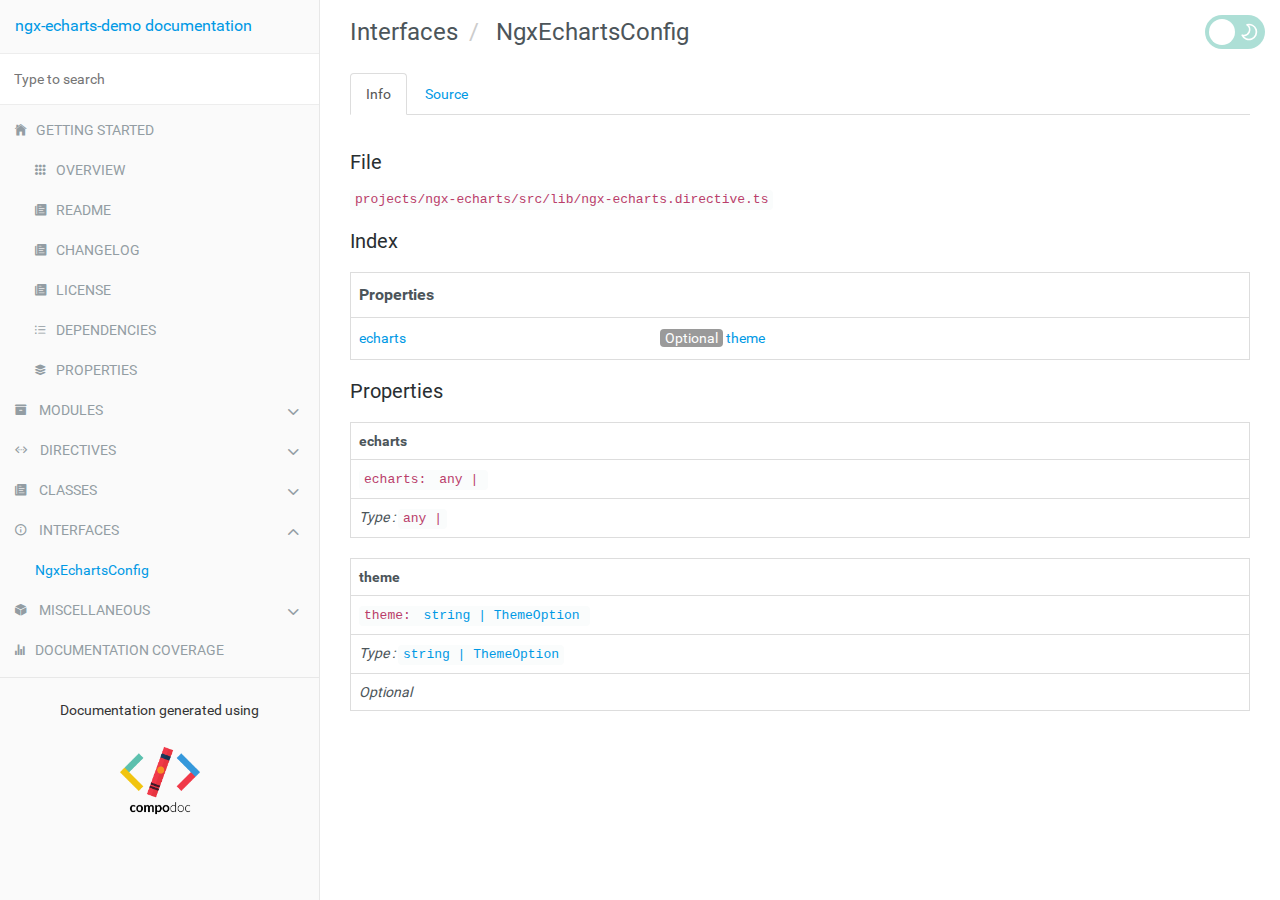
<file: api-doc/interfaces/NgxEchartsConfig.html>
<!doctype html>
<html class="no-js" lang="">
    <head>
        <meta charset="utf-8">
        <meta http-equiv="x-ua-compatible" content="ie=edge">
        <title>ngx-echarts-demo documentation</title>
        <meta name="description" content="">
        <meta name="viewport" content="width=device-width, initial-scale=1">

        <link rel="icon" type="image/x-icon" href="../images/favicon.ico">
	   <link rel="stylesheet" href="../styles/style.css">
        <link rel="stylesheet" href="../styles/dark.css">
        <link rel="stylesheet" href="../styles/stripe.css">
    </head>
    <body>

        <div class="navbar navbar-default navbar-fixed-top visible-xs">
            <a href="../" class="navbar-brand">ngx-echarts-demo documentation</a>
            <button type="button" class="btn btn-default btn-menu ion-ios-menu" id="btn-menu"></button>
        </div>

        <div class="xs-menu menu" id="mobile-menu">
                <div id="book-search-input" role="search"><input type="text" placeholder="Type to search"></div>            <compodoc-menu></compodoc-menu>
        </div>

        <div class="container-fluid main">
           <div class="row main">
               <div class="hidden-xs menu">
                   <compodoc-menu mode="normal"></compodoc-menu>
               </div>
               <!-- START CONTENT -->
               <div class="content interface">
                   <div class="content-data">













<ol class="breadcrumb">
  <li>Interfaces</li>
  <li
  >
  NgxEchartsConfig</li>
</ol>

<ul class="nav nav-tabs" role="tablist">
        <li class="active">
            <a href="#info" role="tab" id="info-tab" data-toggle="tab" data-link="info">Info</a>
        </li>
        <li >
            <a href="#source" role="tab" id="source-tab" data-toggle="tab" data-link="source">Source</a>
        </li>
</ul>

<div class="tab-content">
    <div class="tab-pane fade active in" id="c-info">
        <p class="comment">
            <h3>File</h3>
        </p>
        <p class="comment">
            <code>projects/ngx-echarts/src/lib/ngx-echarts.directive.ts</code>
        </p>




        <section>
            <h3 id="index">Index</h3>
            <table class="table table-sm table-bordered index-table">
                <tbody>
                    <tr>
                        <td class="col-md-4">
                            <h6><b>Properties</b></h6>
                        </td>
                    </tr>
                    <tr>
                        <td class="col-md-4">
                            <ul class="index-list">
                                <li>
                                        <a href="#echarts" 
>
                                            echarts
                                        </a>
                                </li>
                                <li>
                                            <span class="modifier">Optional</span>
                                        <a href="#theme" 
>
                                            theme
                                        </a>
                                </li>
                            </ul>
                        </td>
                    </tr>
                </tbody>
            </table>
        </section>



            <section>
                <h3 id="inputs">Properties</h3>
                    <table class="table table-sm table-bordered">
                        <tbody>
                                <tr>
                                    <td class="col-md-4">
                                        <a name="echarts"></a>
                                        <span class="name "><b>echarts</b>
                                            <a href="#echarts">
                                                <span class="icon ion-ios-link"></span>
                                            </a>
                                        </span>
                                    </td>
                                </tr>
                                <tr>
                                    <td class="col-md-4">
                                        <code>echarts:     <code>any | </code>
</code>
                                    </td>
                                </tr>


                                    <tr>
                                        <td class="col-md-4">
                                            <i>Type : </i>    <code>any | </code>

                                        </td>
                                    </tr>





                        </tbody>
                    </table>
                    <table class="table table-sm table-bordered">
                        <tbody>
                                <tr>
                                    <td class="col-md-4">
                                        <a name="theme"></a>
                                        <span class="name "><b>theme</b>
                                            <a href="#theme">
                                                <span class="icon ion-ios-link"></span>
                                            </a>
                                        </span>
                                    </td>
                                </tr>
                                <tr>
                                    <td class="col-md-4">
                                        <code>theme:         <code><a href="../miscellaneous/typealiases.html#ThemeOption" target="_self" >string | ThemeOption</a></code>
</code>
                                    </td>
                                </tr>


                                    <tr>
                                        <td class="col-md-4">
                                            <i>Type : </i>        <code><a href="../miscellaneous/typealiases.html#ThemeOption" target="_self" >string | ThemeOption</a></code>

                                        </td>
                                    </tr>

                                    <tr>
                                        <td class="col-md-4">
                                            <i>Optional</i>
                                        </td>
                                    </tr>




                        </tbody>
                    </table>
            </section>
    </div>


    <div class="tab-pane fade  tab-source-code" id="c-source">
        <pre class="line-numbers compodoc-sourcecode"><code class="language-typescript">import {
  AfterViewInit,
  Directive,
  ElementRef,
  EventEmitter,
  Inject,
  InjectionToken,
  Input,
  NgZone,
  OnChanges,
  OnDestroy,
  OnInit,
  Output,
  SimpleChanges,
} from &#x27;@angular/core&#x27;;
import { Observable, ReplaySubject, Subject, Subscription, asyncScheduler } from &#x27;rxjs&#x27;;
import { switchMap, throttleTime } from &#x27;rxjs/operators&#x27;;
import { ChangeFilterV2 } from &#x27;./change-filter-v2&#x27;;
import type { EChartsOption, ECharts, ECElementEvent } from &#x27;echarts&#x27;;

export interface NgxEchartsConfig {
  echarts: any | (() &#x3D;&gt; Promise&lt;any&gt;);
  theme?: string | ThemeOption;
}

export type ThemeOption &#x3D; Record&lt;string, any&gt;;

export const NGX_ECHARTS_CONFIG &#x3D; new InjectionToken&lt;NgxEchartsConfig&gt;(&#x27;NGX_ECHARTS_CONFIG&#x27;);

@Directive({
  standalone: true,
  selector: &#x27;echarts, [echarts]&#x27;,
  exportAs: &#x27;echarts&#x27;,
})
export class NgxEchartsDirective implements OnChanges, OnDestroy, OnInit, AfterViewInit {
  @Input() options: EChartsOption | null &#x3D; null;
  @Input() theme: string | ThemeOption | null &#x3D; null;
  @Input() initOpts: {
    devicePixelRatio?: number;
    renderer?: string;
    width?: number | string;
    height?: number | string;
    locale?: string;
  } | null &#x3D; null;
  @Input() merge: EChartsOption | null &#x3D; null;
  @Input() autoResize &#x3D; true;
  @Input() loading &#x3D; false;
  @Input() loadingType &#x3D; &#x27;default&#x27;;
  @Input() loadingOpts: object | null &#x3D; null;

  // ngx-echarts events
  @Output() chartInit &#x3D; new EventEmitter&lt;any&gt;();
  @Output() optionsError &#x3D; new EventEmitter&lt;Error&gt;();

  // echarts mouse events
  @Output() chartClick &#x3D; this.createLazyEvent&lt;ECElementEvent&gt;(&#x27;click&#x27;);
  @Output() chartDblClick &#x3D; this.createLazyEvent&lt;ECElementEvent&gt;(&#x27;dblclick&#x27;);
  @Output() chartMouseDown &#x3D; this.createLazyEvent&lt;ECElementEvent&gt;(&#x27;mousedown&#x27;);
  @Output() chartMouseMove &#x3D; this.createLazyEvent&lt;ECElementEvent&gt;(&#x27;mousemove&#x27;);
  @Output() chartMouseUp &#x3D; this.createLazyEvent&lt;ECElementEvent&gt;(&#x27;mouseup&#x27;);
  @Output() chartMouseOver &#x3D; this.createLazyEvent&lt;ECElementEvent&gt;(&#x27;mouseover&#x27;);
  @Output() chartMouseOut &#x3D; this.createLazyEvent&lt;ECElementEvent&gt;(&#x27;mouseout&#x27;);
  @Output() chartGlobalOut &#x3D; this.createLazyEvent&lt;ECElementEvent&gt;(&#x27;globalout&#x27;);
  @Output() chartContextMenu &#x3D; this.createLazyEvent&lt;ECElementEvent&gt;(&#x27;contextmenu&#x27;);

  // echarts events
  @Output() chartHighlight &#x3D; this.createLazyEvent&lt;any&gt;(&#x27;highlight&#x27;);
  @Output() chartDownplay &#x3D; this.createLazyEvent&lt;any&gt;(&#x27;downplay&#x27;);
  @Output() chartSelectChanged &#x3D; this.createLazyEvent&lt;any&gt;(&#x27;selectchanged&#x27;);
  @Output() chartLegendSelectChanged &#x3D; this.createLazyEvent&lt;any&gt;(&#x27;legendselectchanged&#x27;);
  @Output() chartLegendSelected &#x3D; this.createLazyEvent&lt;any&gt;(&#x27;legendselected&#x27;);
  @Output() chartLegendUnselected &#x3D; this.createLazyEvent&lt;any&gt;(&#x27;legendunselected&#x27;);
  @Output() chartLegendLegendSelectAll &#x3D; this.createLazyEvent&lt;any&gt;(&#x27;legendselectall&#x27;);
  @Output() chartLegendLegendInverseSelect &#x3D; this.createLazyEvent&lt;any&gt;(&#x27;legendinverseselect&#x27;);
  @Output() chartLegendScroll &#x3D; this.createLazyEvent&lt;any&gt;(&#x27;legendscroll&#x27;);
  @Output() chartDataZoom &#x3D; this.createLazyEvent&lt;any&gt;(&#x27;datazoom&#x27;);
  @Output() chartDataRangeSelected &#x3D; this.createLazyEvent&lt;any&gt;(&#x27;datarangeselected&#x27;);
  @Output() chartGraphRoam &#x3D; this.createLazyEvent&lt;any&gt;(&#x27;graphroam&#x27;);
  @Output() chartGeoRoam &#x3D; this.createLazyEvent&lt;any&gt;(&#x27;georoam&#x27;);
  @Output() chartTreeRoam &#x3D; this.createLazyEvent&lt;any&gt;(&#x27;treeroam&#x27;);
  @Output() chartTimelineChanged &#x3D; this.createLazyEvent&lt;any&gt;(&#x27;timelinechanged&#x27;);
  @Output() chartTimelinePlayChanged &#x3D; this.createLazyEvent&lt;any&gt;(&#x27;timelineplaychanged&#x27;);
  @Output() chartRestore &#x3D; this.createLazyEvent&lt;any&gt;(&#x27;restore&#x27;);
  @Output() chartDataViewChanged &#x3D; this.createLazyEvent&lt;any&gt;(&#x27;dataviewchanged&#x27;);
  @Output() chartMagicTypeChanged &#x3D; this.createLazyEvent&lt;any&gt;(&#x27;magictypechanged&#x27;);
  @Output() chartGeoSelectChanged &#x3D; this.createLazyEvent&lt;any&gt;(&#x27;geoselectchanged&#x27;);
  @Output() chartGeoSelected &#x3D; this.createLazyEvent&lt;any&gt;(&#x27;geoselected&#x27;);
  @Output() chartGeoUnselected &#x3D; this.createLazyEvent&lt;any&gt;(&#x27;geounselected&#x27;);
  @Output() chartAxisAreaSelected &#x3D; this.createLazyEvent&lt;any&gt;(&#x27;axisareaselected&#x27;);
  @Output() chartBrush &#x3D; this.createLazyEvent&lt;any&gt;(&#x27;brush&#x27;);
  @Output() chartBrushEnd &#x3D; this.createLazyEvent&lt;any&gt;(&#x27;brushend&#x27;);
  @Output() chartBrushSelected &#x3D; this.createLazyEvent&lt;any&gt;(&#x27;brushselected&#x27;);
  @Output() chartGlobalCursorTaken &#x3D; this.createLazyEvent&lt;any&gt;(&#x27;globalcursortaken&#x27;);
  @Output() chartRendered &#x3D; this.createLazyEvent&lt;any&gt;(&#x27;rendered&#x27;);
  @Output() chartFinished &#x3D; this.createLazyEvent&lt;any&gt;(&#x27;finished&#x27;);

  public animationFrameID &#x3D; null;
  private chart: ECharts;
  private chart$ &#x3D; new ReplaySubject&lt;ECharts&gt;(1);
  private echarts: any;
  private resizeOb: ResizeObserver;
  private resize$ &#x3D; new Subject&lt;void&gt;();
  private resizeSub: Subscription;
  private initChartTimer?: number;
  private changeFilter &#x3D; new ChangeFilterV2();
  private loadingSub: Subscription;
  private resizeObFired: boolean &#x3D; false;

  constructor(
    @Inject(NGX_ECHARTS_CONFIG) config: NgxEchartsConfig,
    private el: ElementRef,
    private ngZone: NgZone
  ) {
    this.echarts &#x3D; config.echarts;
    this.theme &#x3D; config.theme || null;
  }

  ngOnChanges(changes: SimpleChanges) {
    this.changeFilter.doFilter(changes);
  }

  ngOnInit() {
    if (!window.ResizeObserver) {
      throw new Error(&#x27;please install a polyfill for ResizeObserver&#x27;);
    }
    this.resizeSub &#x3D; this.resize$
      .pipe(throttleTime(100, asyncScheduler, { leading: false, trailing: true }))
      .subscribe(() &#x3D;&gt; this.resize());

    if (this.autoResize) {
      // https://github.com/xieziyu/ngx-echarts/issues/413
      this.resizeOb &#x3D; this.ngZone.runOutsideAngular(
        () &#x3D;&gt;
          new window.ResizeObserver(entries &#x3D;&gt; {
            for (const entry of entries) {
              if (entry.target &#x3D;&#x3D;&#x3D; this.el.nativeElement) {
                // Ignore first fire on insertion, no resize actually happened
                if (!this.resizeObFired) {
                  this.resizeObFired &#x3D; true;
                } else {
                  this.animationFrameID &#x3D; window.requestAnimationFrame(() &#x3D;&gt; {
                    this.resize$.next();
                  });
                }
              }
            }
          })
      );
      this.resizeOb.observe(this.el.nativeElement);
    }

    this.changeFilter.notFirstAndEmpty(&#x27;options&#x27;, opt &#x3D;&gt; this.onOptionsChange(opt));
    this.changeFilter.notFirstAndEmpty(&#x27;merge&#x27;, opt &#x3D;&gt; this.setOption(opt));
    this.changeFilter.has&lt;boolean&gt;(&#x27;loading&#x27;, v &#x3D;&gt; this.toggleLoading(!!v));
    this.changeFilter.notFirst&lt;string | ThemeOption&gt;(&#x27;theme&#x27;, () &#x3D;&gt; this.refreshChart());
  }

  ngOnDestroy() {
    window.clearTimeout(this.initChartTimer);
    if (this.resizeSub) {
      this.resizeSub.unsubscribe();
    }
    if (this.animationFrameID) {
      window.cancelAnimationFrame(this.animationFrameID);
    }
    if (this.resizeOb) {
      this.resizeOb.unobserve(this.el.nativeElement);
    }
    if (this.loadingSub) {
      this.loadingSub.unsubscribe();
    }
    this.changeFilter.dispose();
    this.dispose();
  }

  ngAfterViewInit() {
    this.initChartTimer &#x3D; window.setTimeout(() &#x3D;&gt; this.initChart());
  }

  private dispose() {
    if (this.chart) {
      if (!this.chart.isDisposed()) {
        this.chart.dispose();
      }
      this.chart &#x3D; null;
    }
  }

  /**
   * resize chart
   */
  resize() {
    if (this.chart) {
      this.chart.resize();
    }
  }

  private toggleLoading(loading: boolean) {
    if (this.chart) {
      loading
        ? this.chart.showLoading(this.loadingType, this.loadingOpts)
        : this.chart.hideLoading();
    } else {
      this.loadingSub &#x3D; this.chart$.subscribe(chart &#x3D;&gt;
        loading ? chart.showLoading(this.loadingType, this.loadingOpts) : chart.hideLoading()
      );
    }
  }

  private setOption(option: any, opts?: any) {
    if (this.chart) {
      try {
        this.chart.setOption(option, opts);
      } catch (e) {
        console.error(e);
        this.optionsError.emit(e);
      }
    }
  }

  /**
   * dispose old chart and create a new one.
   */
  async refreshChart() {
    this.dispose();
    await this.initChart();
  }

  private createChart() {
    const dom &#x3D; this.el.nativeElement;

    if (window &amp;&amp; window.getComputedStyle) {
      const prop &#x3D; window.getComputedStyle(dom, null).getPropertyValue(&#x27;height&#x27;);
      if ((!prop || prop &#x3D;&#x3D;&#x3D; &#x27;0px&#x27;) &amp;&amp; (!dom.style.height || dom.style.height &#x3D;&#x3D;&#x3D; &#x27;0px&#x27;)) {
        dom.style.height &#x3D; &#x27;400px&#x27;;
      }
    }

    // here a bit tricky: we check if the echarts module is provided as function returning native import(&#x27;...&#x27;) then use the promise
    // otherwise create the function that imitates behaviour above with a provided as is module
    return this.ngZone.runOutsideAngular(() &#x3D;&gt; {
      const load &#x3D;
        typeof this.echarts &#x3D;&#x3D;&#x3D; &#x27;function&#x27; ? this.echarts : () &#x3D;&gt; Promise.resolve(this.echarts);

      return load().then(({ init }) &#x3D;&gt; init(dom, this.theme, this.initOpts));
    });
  }

  private async initChart() {
    await this.onOptionsChange(this.options);

    if (this.merge &amp;&amp; this.chart) {
      this.setOption(this.merge);
    }
  }

  private async onOptionsChange(opt: any) {
    if (!opt) {
      return;
    }

    if (this.chart) {
      this.setOption(this.options, true);
    } else {
      this.chart &#x3D; await this.createChart();
      this.chart$.next(this.chart);
      this.chartInit.emit(this.chart);
      this.setOption(this.options, true);
    }
  }

  // allows to lazily bind to only those events that are requested through the &#x60;@Output&#x60; by parent components
  // see https://stackoverflow.com/questions/51787972/optimal-reentering-the-ngzone-from-eventemitter-event for more info
  private createLazyEvent&lt;T&gt;(eventName: string): EventEmitter&lt;T&gt; {
    return this.chartInit.pipe(
      switchMap(
        (chart: any) &#x3D;&gt;
          new Observable(observer &#x3D;&gt; {
            chart.on(eventName, (data: T) &#x3D;&gt; this.ngZone.run(() &#x3D;&gt; observer.next(data)));
            return () &#x3D;&gt; {
              if (this.chart) {
                if (!this.chart.isDisposed()) {
                  chart.off(eventName);
                }
              }
            };
          })
      )
    ) as EventEmitter&lt;T&gt;;
  }
}
</code></pre>
    </div>
</div>








                   </div><div class="search-results">
    <div class="has-results">
        <h1 class="search-results-title"><span class='search-results-count'></span> results matching "<span class='search-query'></span>"</h1>
        <ul class="search-results-list"></ul>
    </div>
    <div class="no-results">
        <h1 class="search-results-title">No results matching "<span class='search-query'></span>"</h1>
    </div>
</div>
</div>
               <!-- END CONTENT -->
           </div>
       </div>

          <label class="dark-mode-switch">
               <input type="checkbox">
               <span class="slider">
                    <svg class="slider-icon" viewBox="0 0 24 24" fill="none" height="20" stroke="#000" stroke-linecap="round" stroke-linejoin="round" stroke-width="2" width="20" xmlns="http://www.w3.org/2000/svg">
                    <path d="M21 12.79A9 9 0 1111.21 3 7 7 0 0021 12.79z"></path>
                    </svg>
               </span>
          </label>

       <script>
            var COMPODOC_CURRENT_PAGE_DEPTH = 1;
            var COMPODOC_CURRENT_PAGE_CONTEXT = 'interface';
            var COMPODOC_CURRENT_PAGE_URL = 'NgxEchartsConfig.html';
            var MAX_SEARCH_RESULTS = 15;
       </script>

       <script src="../js/libs/custom-elements.min.js"></script>
       <script src="../js/libs/lit-html.js"></script>

       <script src="../js/menu-wc.js" defer></script>
       <script nomodule src="../js/menu-wc_es5.js" defer></script>

       <script src="../js/libs/bootstrap-native.js"></script>

       <script src="../js/libs/es6-shim.min.js"></script>
       <script src="../js/libs/EventDispatcher.js"></script>
       <script src="../js/libs/promise.min.js"></script>
       <script src="../js/libs/zepto.min.js"></script>

       <script src="../js/compodoc.js"></script>

       <script src="../js/tabs.js"></script>
       <script src="../js/menu.js"></script>
       <script src="../js/libs/clipboard.min.js"></script>
       <script src="../js/libs/prism.js"></script>
       <script src="../js/sourceCode.js"></script>
          <script src="../js/search/search.js"></script>
          <script src="../js/search/lunr.min.js"></script>
          <script src="../js/search/search-lunr.js"></script>
          <script src="../js/search/search_index.js"></script>
       <script src="../js/lazy-load-graphs.js"></script>


    </body>
</html>
</file>
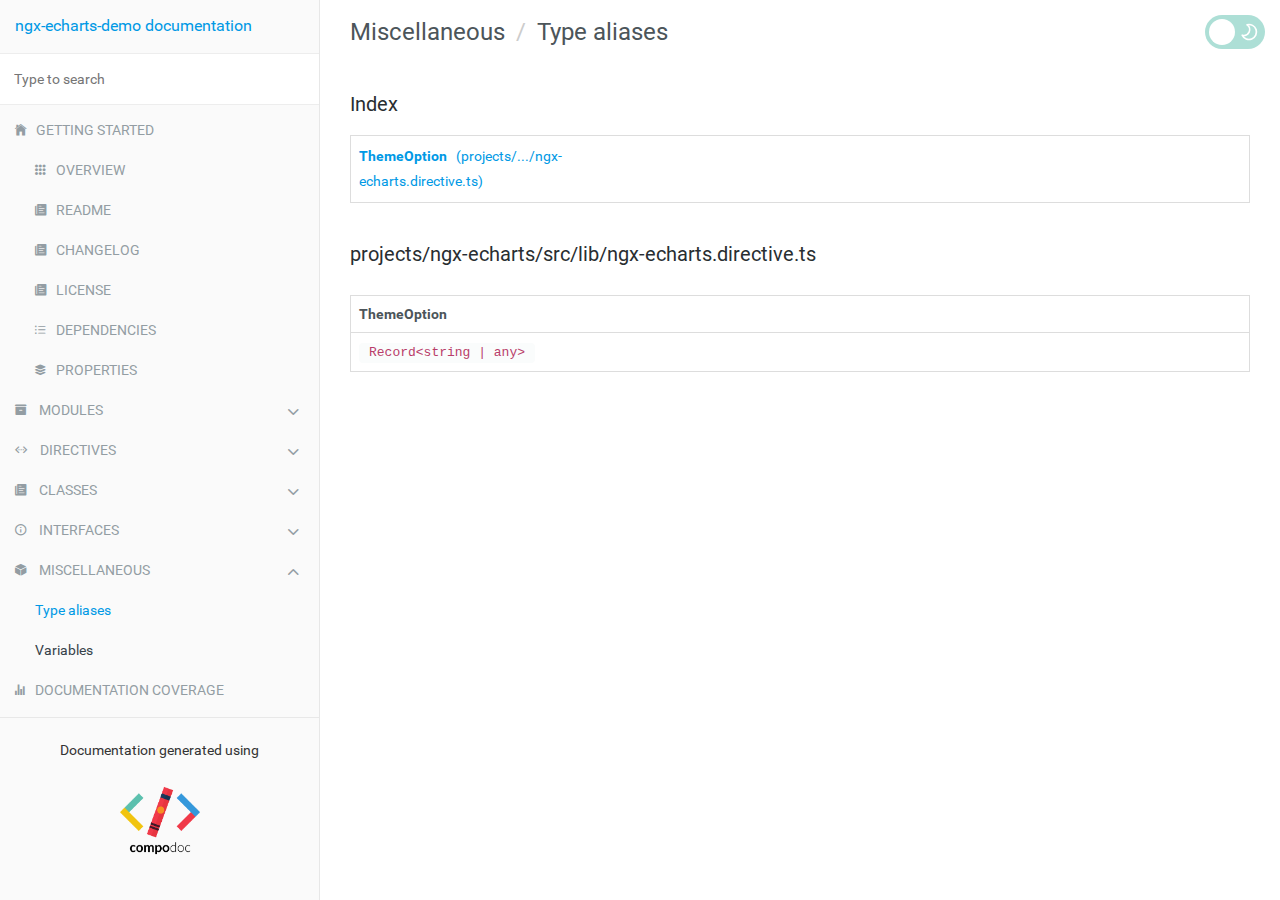
<file: api-doc/miscellaneous/typealiases.html>
<!doctype html>
<html class="no-js" lang="">
    <head>
        <meta charset="utf-8">
        <meta http-equiv="x-ua-compatible" content="ie=edge">
        <title>ngx-echarts-demo documentation</title>
        <meta name="description" content="">
        <meta name="viewport" content="width=device-width, initial-scale=1">

        <link rel="icon" type="image/x-icon" href="../images/favicon.ico">
	   <link rel="stylesheet" href="../styles/style.css">
        <link rel="stylesheet" href="../styles/dark.css">
        <link rel="stylesheet" href="../styles/stripe.css">
    </head>
    <body>

        <div class="navbar navbar-default navbar-fixed-top visible-xs">
            <a href="../" class="navbar-brand">ngx-echarts-demo documentation</a>
            <button type="button" class="btn btn-default btn-menu ion-ios-menu" id="btn-menu"></button>
        </div>

        <div class="xs-menu menu" id="mobile-menu">
                <div id="book-search-input" role="search"><input type="text" placeholder="Type to search"></div>            <compodoc-menu></compodoc-menu>
        </div>

        <div class="container-fluid main">
           <div class="row main">
               <div class="hidden-xs menu">
                   <compodoc-menu mode="normal"></compodoc-menu>
               </div>
               <!-- START CONTENT -->
               <div class="content miscellaneous-typealiases">
                   <div class="content-data">


















<ol class="breadcrumb">
  <li>Miscellaneous</li>
  <li>Type aliases</li>
</ol>

<section>
    <h3 id="index">Index</h3>
    <table class="table table-sm table-bordered index-table">
        <tbody>
            <tr>
                <td class="col-md-4">
                    <ul class="index-list">
                        <li>
                            <a href="#ThemeOption" title="projects/ngx-echarts/src/lib/ngx-echarts.directive.ts" ><b>ThemeOption</b>&nbsp;&nbsp;&nbsp;(projects/.../ngx-echarts.directive.ts)</a>
                        </li>
                    </ul>
                </td>
            </tr>
        </tbody>
    </table>
</section>

    <h3>projects/ngx-echarts/src/lib/ngx-echarts.directive.ts</h3>
    <section>
    <table class="table table-sm table-bordered">
        <tbody>
            <tr>
                <td class="col-md-4">
                    <a name="ThemeOption"></a>
                    <span class="name "><b>ThemeOption</b><a href="#ThemeOption"><span class="icon ion-ios-link"></span></a></span>
                </td>
            </tr>
            <tr>
                <td class="col-md-4">
                    <code>    <code>Record&lt;string | any&gt;</code>
</code>
                </td>
            </tr>
        </tbody>
    </table>
</section>


                   </div><div class="search-results">
    <div class="has-results">
        <h1 class="search-results-title"><span class='search-results-count'></span> results matching "<span class='search-query'></span>"</h1>
        <ul class="search-results-list"></ul>
    </div>
    <div class="no-results">
        <h1 class="search-results-title">No results matching "<span class='search-query'></span>"</h1>
    </div>
</div>
</div>
               <!-- END CONTENT -->
           </div>
       </div>

          <label class="dark-mode-switch">
               <input type="checkbox">
               <span class="slider">
                    <svg class="slider-icon" viewBox="0 0 24 24" fill="none" height="20" stroke="#000" stroke-linecap="round" stroke-linejoin="round" stroke-width="2" width="20" xmlns="http://www.w3.org/2000/svg">
                    <path d="M21 12.79A9 9 0 1111.21 3 7 7 0 0021 12.79z"></path>
                    </svg>
               </span>
          </label>

       <script>
            var COMPODOC_CURRENT_PAGE_DEPTH = 1;
            var COMPODOC_CURRENT_PAGE_CONTEXT = 'miscellaneous-typealiases';
            var COMPODOC_CURRENT_PAGE_URL = 'typealiases.html';
            var MAX_SEARCH_RESULTS = 15;
       </script>

       <script src="../js/libs/custom-elements.min.js"></script>
       <script src="../js/libs/lit-html.js"></script>

       <script src="../js/menu-wc.js" defer></script>
       <script nomodule src="../js/menu-wc_es5.js" defer></script>

       <script src="../js/libs/bootstrap-native.js"></script>

       <script src="../js/libs/es6-shim.min.js"></script>
       <script src="../js/libs/EventDispatcher.js"></script>
       <script src="../js/libs/promise.min.js"></script>
       <script src="../js/libs/zepto.min.js"></script>

       <script src="../js/compodoc.js"></script>

       <script src="../js/tabs.js"></script>
       <script src="../js/menu.js"></script>
       <script src="../js/libs/clipboard.min.js"></script>
       <script src="../js/libs/prism.js"></script>
       <script src="../js/sourceCode.js"></script>
          <script src="../js/search/search.js"></script>
          <script src="../js/search/lunr.min.js"></script>
          <script src="../js/search/search-lunr.js"></script>
          <script src="../js/search/search_index.js"></script>
       <script src="../js/lazy-load-graphs.js"></script>


    </body>
</html>
</file>
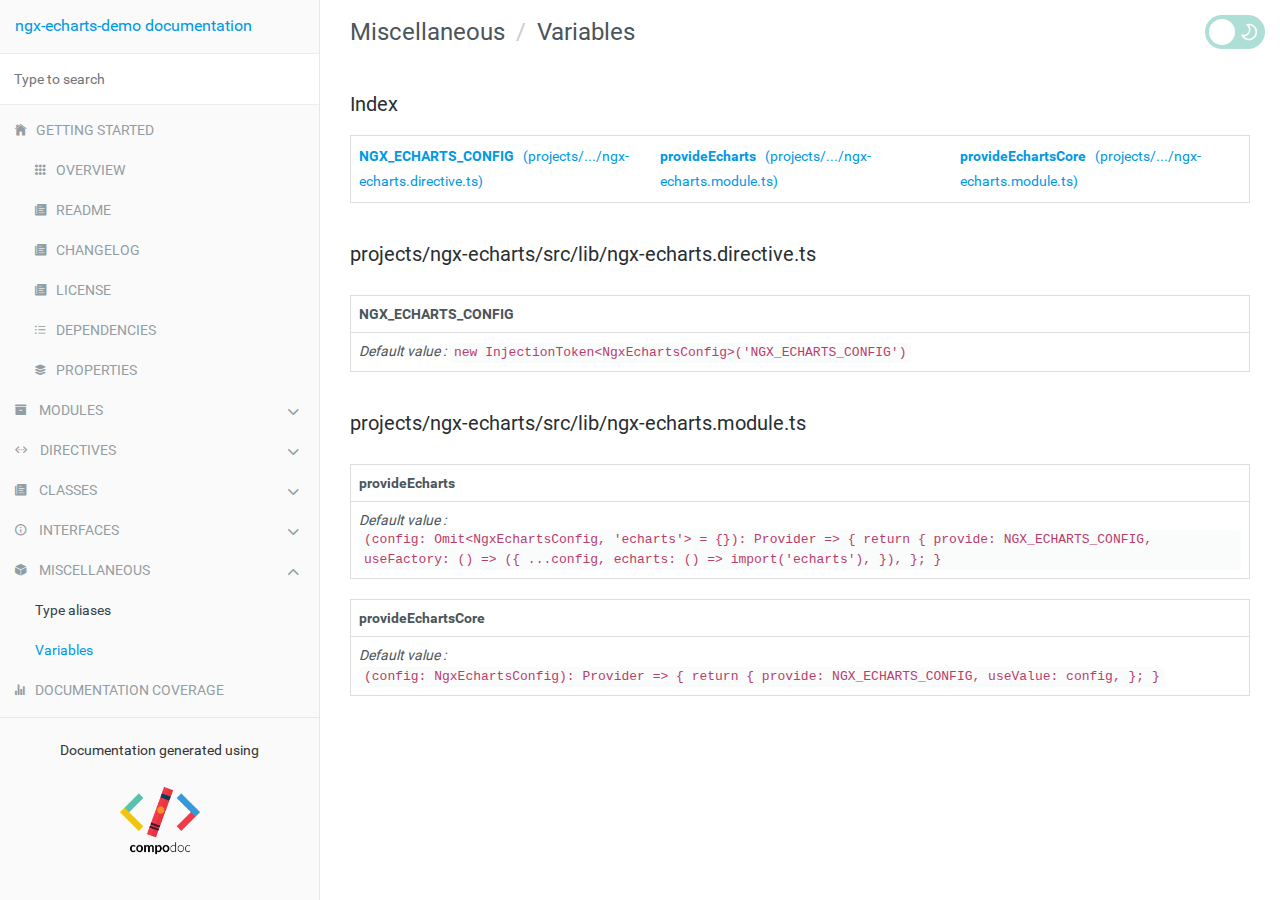
<file: api-doc/miscellaneous/variables.html>
<!doctype html>
<html class="no-js" lang="">
    <head>
        <meta charset="utf-8">
        <meta http-equiv="x-ua-compatible" content="ie=edge">
        <title>ngx-echarts-demo documentation</title>
        <meta name="description" content="">
        <meta name="viewport" content="width=device-width, initial-scale=1">

        <link rel="icon" type="image/x-icon" href="../images/favicon.ico">
	   <link rel="stylesheet" href="../styles/style.css">
        <link rel="stylesheet" href="../styles/dark.css">
        <link rel="stylesheet" href="../styles/stripe.css">
    </head>
    <body>

        <div class="navbar navbar-default navbar-fixed-top visible-xs">
            <a href="../" class="navbar-brand">ngx-echarts-demo documentation</a>
            <button type="button" class="btn btn-default btn-menu ion-ios-menu" id="btn-menu"></button>
        </div>

        <div class="xs-menu menu" id="mobile-menu">
                <div id="book-search-input" role="search"><input type="text" placeholder="Type to search"></div>            <compodoc-menu></compodoc-menu>
        </div>

        <div class="container-fluid main">
           <div class="row main">
               <div class="hidden-xs menu">
                   <compodoc-menu mode="normal"></compodoc-menu>
               </div>
               <!-- START CONTENT -->
               <div class="content miscellaneous-variables">
                   <div class="content-data">


















<ol class="breadcrumb">
  <li>Miscellaneous</li>
  <li>Variables</li>
</ol>

<section>
    <h3 id="index">Index</h3>
    <table class="table table-sm table-bordered index-table">
        <tbody>
            <tr>
                <td class="col-md-4">
                    <ul class="index-list">
                        <li>
                            <a href="#NGX_ECHARTS_CONFIG" title="projects/ngx-echarts/src/lib/ngx-echarts.directive.ts" ><b>NGX_ECHARTS_CONFIG</b>&nbsp;&nbsp;&nbsp;(projects/.../ngx-echarts.directive.ts)</a>
                        </li>
                        <li>
                            <a href="#provideEcharts" title="projects/ngx-echarts/src/lib/ngx-echarts.module.ts" ><b>provideEcharts</b>&nbsp;&nbsp;&nbsp;(projects/.../ngx-echarts.module.ts)</a>
                        </li>
                        <li>
                            <a href="#provideEchartsCore" title="projects/ngx-echarts/src/lib/ngx-echarts.module.ts" ><b>provideEchartsCore</b>&nbsp;&nbsp;&nbsp;(projects/.../ngx-echarts.module.ts)</a>
                        </li>
                    </ul>
                </td>
            </tr>
        </tbody>
    </table>
</section>

    <h3>projects/ngx-echarts/src/lib/ngx-echarts.directive.ts</h3>
    <section>
    <h3></h3>    <table class="table table-sm table-bordered">
        <tbody>
            <tr>
                <td class="col-md-4">
                    <a name="NGX_ECHARTS_CONFIG"></a>
                    <span class="name">
                        <span ><b>NGX_ECHARTS_CONFIG</b></span>
                        <a href="#NGX_ECHARTS_CONFIG"><span class="icon ion-ios-link"></span></a>
                    </span>
                </td>
            </tr>
                <tr>
                    <td class="col-md-4">
                        <i>Default value : </i><code>new InjectionToken&lt;NgxEchartsConfig&gt;(&#x27;NGX_ECHARTS_CONFIG&#x27;)</code>
                    </td>
                </tr>


        </tbody>
    </table>
</section>
    <h3>projects/ngx-echarts/src/lib/ngx-echarts.module.ts</h3>
    <section>
    <h3></h3>    <table class="table table-sm table-bordered">
        <tbody>
            <tr>
                <td class="col-md-4">
                    <a name="provideEcharts"></a>
                    <span class="name">
                        <span ><b>provideEcharts</b></span>
                        <a href="#provideEcharts"><span class="icon ion-ios-link"></span></a>
                    </span>
                </td>
            </tr>
                <tr>
                    <td class="col-md-4">
                        <i>Default value : </i><code>(config: Omit&lt;NgxEchartsConfig, &#x27;echarts&#x27;&gt; &#x3D; {}): Provider &#x3D;&gt; {
  return {
    provide: NGX_ECHARTS_CONFIG,
    useFactory: () &#x3D;&gt; ({
      ...config,
      echarts: () &#x3D;&gt; import(&#x27;echarts&#x27;),
    }),
  };
}</code>
                    </td>
                </tr>


        </tbody>
    </table>
    <table class="table table-sm table-bordered">
        <tbody>
            <tr>
                <td class="col-md-4">
                    <a name="provideEchartsCore"></a>
                    <span class="name">
                        <span ><b>provideEchartsCore</b></span>
                        <a href="#provideEchartsCore"><span class="icon ion-ios-link"></span></a>
                    </span>
                </td>
            </tr>
                <tr>
                    <td class="col-md-4">
                        <i>Default value : </i><code>(config: NgxEchartsConfig): Provider &#x3D;&gt; {
  return {
    provide: NGX_ECHARTS_CONFIG,
    useValue: config,
  };
}</code>
                    </td>
                </tr>


        </tbody>
    </table>
</section>



                   </div><div class="search-results">
    <div class="has-results">
        <h1 class="search-results-title"><span class='search-results-count'></span> results matching "<span class='search-query'></span>"</h1>
        <ul class="search-results-list"></ul>
    </div>
    <div class="no-results">
        <h1 class="search-results-title">No results matching "<span class='search-query'></span>"</h1>
    </div>
</div>
</div>
               <!-- END CONTENT -->
           </div>
       </div>

          <label class="dark-mode-switch">
               <input type="checkbox">
               <span class="slider">
                    <svg class="slider-icon" viewBox="0 0 24 24" fill="none" height="20" stroke="#000" stroke-linecap="round" stroke-linejoin="round" stroke-width="2" width="20" xmlns="http://www.w3.org/2000/svg">
                    <path d="M21 12.79A9 9 0 1111.21 3 7 7 0 0021 12.79z"></path>
                    </svg>
               </span>
          </label>

       <script>
            var COMPODOC_CURRENT_PAGE_DEPTH = 1;
            var COMPODOC_CURRENT_PAGE_CONTEXT = 'miscellaneous-variables';
            var COMPODOC_CURRENT_PAGE_URL = 'variables.html';
            var MAX_SEARCH_RESULTS = 15;
       </script>

       <script src="../js/libs/custom-elements.min.js"></script>
       <script src="../js/libs/lit-html.js"></script>

       <script src="../js/menu-wc.js" defer></script>
       <script nomodule src="../js/menu-wc_es5.js" defer></script>

       <script src="../js/libs/bootstrap-native.js"></script>

       <script src="../js/libs/es6-shim.min.js"></script>
       <script src="../js/libs/EventDispatcher.js"></script>
       <script src="../js/libs/promise.min.js"></script>
       <script src="../js/libs/zepto.min.js"></script>

       <script src="../js/compodoc.js"></script>

       <script src="../js/tabs.js"></script>
       <script src="../js/menu.js"></script>
       <script src="../js/libs/clipboard.min.js"></script>
       <script src="../js/libs/prism.js"></script>
       <script src="../js/sourceCode.js"></script>
          <script src="../js/search/search.js"></script>
          <script src="../js/search/lunr.min.js"></script>
          <script src="../js/search/search-lunr.js"></script>
          <script src="../js/search/search_index.js"></script>
       <script src="../js/lazy-load-graphs.js"></script>


    </body>
</html>
</file>
<file: api-doc/styles/dark.css>
body.dark {
    background: #212121;
    color: #fafafa;
}

.dark code {
    color: #e09393;
}

.dark a,
.dark .menu ul.list li a.active {
    color: #7fc9ff;
}

.dark .menu {
    background: #212121;
    border-right: 1px solid #444;
}

.dark .menu ul.list li a {
    color: #fafafa;
}

.dark .menu ul.list li.divider {
    background: #444;
}

.dark .xs-menu ul.list li:nth-child(2) {
    margin: 0;
    background: none;
}

.dark .menu ul.list li:nth-child(2) {
    margin: 0;
    background: none;
}

.dark #book-search-input {
    background: #212121;
    border-top: 1px solid #444;
    border-bottom: 1px solid #444;
    color: #fafafa;
}

.dark .table.metadata > tbody > tr:hover {
    color: #555;
}

.dark .table-bordered {
    border: 1px solid #444;
}

.dark .table-bordered > tbody > tr > td,
.dark .table-bordered > tbody > tr > th,
.dark .table-bordered > tfoot > tr > td,
.dark .table-bordered > tfoot > tr > th,
.dark .table-bordered > thead > tr > td,
.dark .table-bordered > thead > tr > th {
    border: 1px solid #444;
}

.dark .coverage a,
.dark .coverage-count {
    color: #fafafa;
}

.dark .coverage-header {
    color: black;
}

.dark .routes svg text,
.dark .routes svg a {
    fill: white;
}
.dark .routes svg rect {
    fill: #212121 !important;
}

.dark .navbar-default,
.dark .btn-default {
    background-color: black;
    border-color: #444;
    color: #fafafa;
}

.dark .navbar-default .navbar-brand {
    color: #fafafa;
}

.dark .overview .card,
.dark .modules .card {
    background: #171717;
    color: #fafafa;
    border: 1px solid #444;
}
.dark .overview .card a {
    color: #fafafa;
}

.dark .modules .card-header {
    background: none;
    border-bottom: 1px solid #444;
}

.dark .module .list-group-item {
    background: none;
    border: 1px solid #444;
}

.dark .container-fluid.module h3 a {
    color: #337ab7;
}

.dark table.params thead {
    background: #484848;
    color: #fafafa;
}
</file>
<file: api-doc/styles/stripe.css>
.navbar-default .navbar-brand {
    color: #0099e5;
}

.menu ul.list li a[data-type='chapter-link'],
.menu ul.list li.chapter .simple {
    color: #939da3;
    text-transform: uppercase;
}

.content h1,
.content h2,
.content h3,
.content h4,
.content h5 {
    color: #292e31;
    font-weight: normal;
}

.content {
    color: #4c555a;
}

.menu ul.list li.title {
    padding: 5px 0;
}

a {
    color: #0099e5;
    text-decoration: none;
}
a:hover {
    color: #292e31;
    text-decoration: none;
}

.menu ul.list li:nth-child(2) {
    margin-top: 0;
}

.menu ul.list li.title a,
.navbar a {
    color: #0099e5;
    text-decoration: none;
    font-size: 16px;
}

.menu ul.list li a.active {
    color: #0099e5;
}

code {
    box-sizing: border-box;
    display: inline-block;
    padding: 0 5px;
    background: #fafcfc;
    border-radius: 4px;
    color: #b93d6a;
    font-size: 13px;
    line-height: 20px;
}

pre {
    margin: 0;
    padding: 12px 12px;
    background: #272b2d;
    border-radius: 5px;
    font-size: 13px;
    line-height: 1.5em;
    font-weight: 500;
}

.dark body {
    color: #fafafa;
}
.dark .content h1,
.dark .content h2,
.dark .content h3,
.dark .content h4,
.dark .content h5 {
    color: #fafafa;
}

.dark code {
    background: none;
}

.dark .content {
    color: #fafafa;
}

.dark .menu ul.list li a[data-type='chapter-link'],
.dark .menu ul.list li.chapter .simple {
    color: #fafafa;
}

.dark .menu ul.list li.title a {
    color: #fafafa;
}

.dark .menu ul.list li a {
    color: #fafafa;
}
.dark .menu ul.list li a.active {
    color: #7fc9ff;
}
</file>
<file: api-doc/styles/style.css>
@import "./reset.css";
@import "./bootstrap.min.css";
@import "./bootstrap-card.css";
@import "./prism.css";
@import "./ionicons.min.css";
@import "./compodoc.css";
@import "./tablesort.css";
</file>
